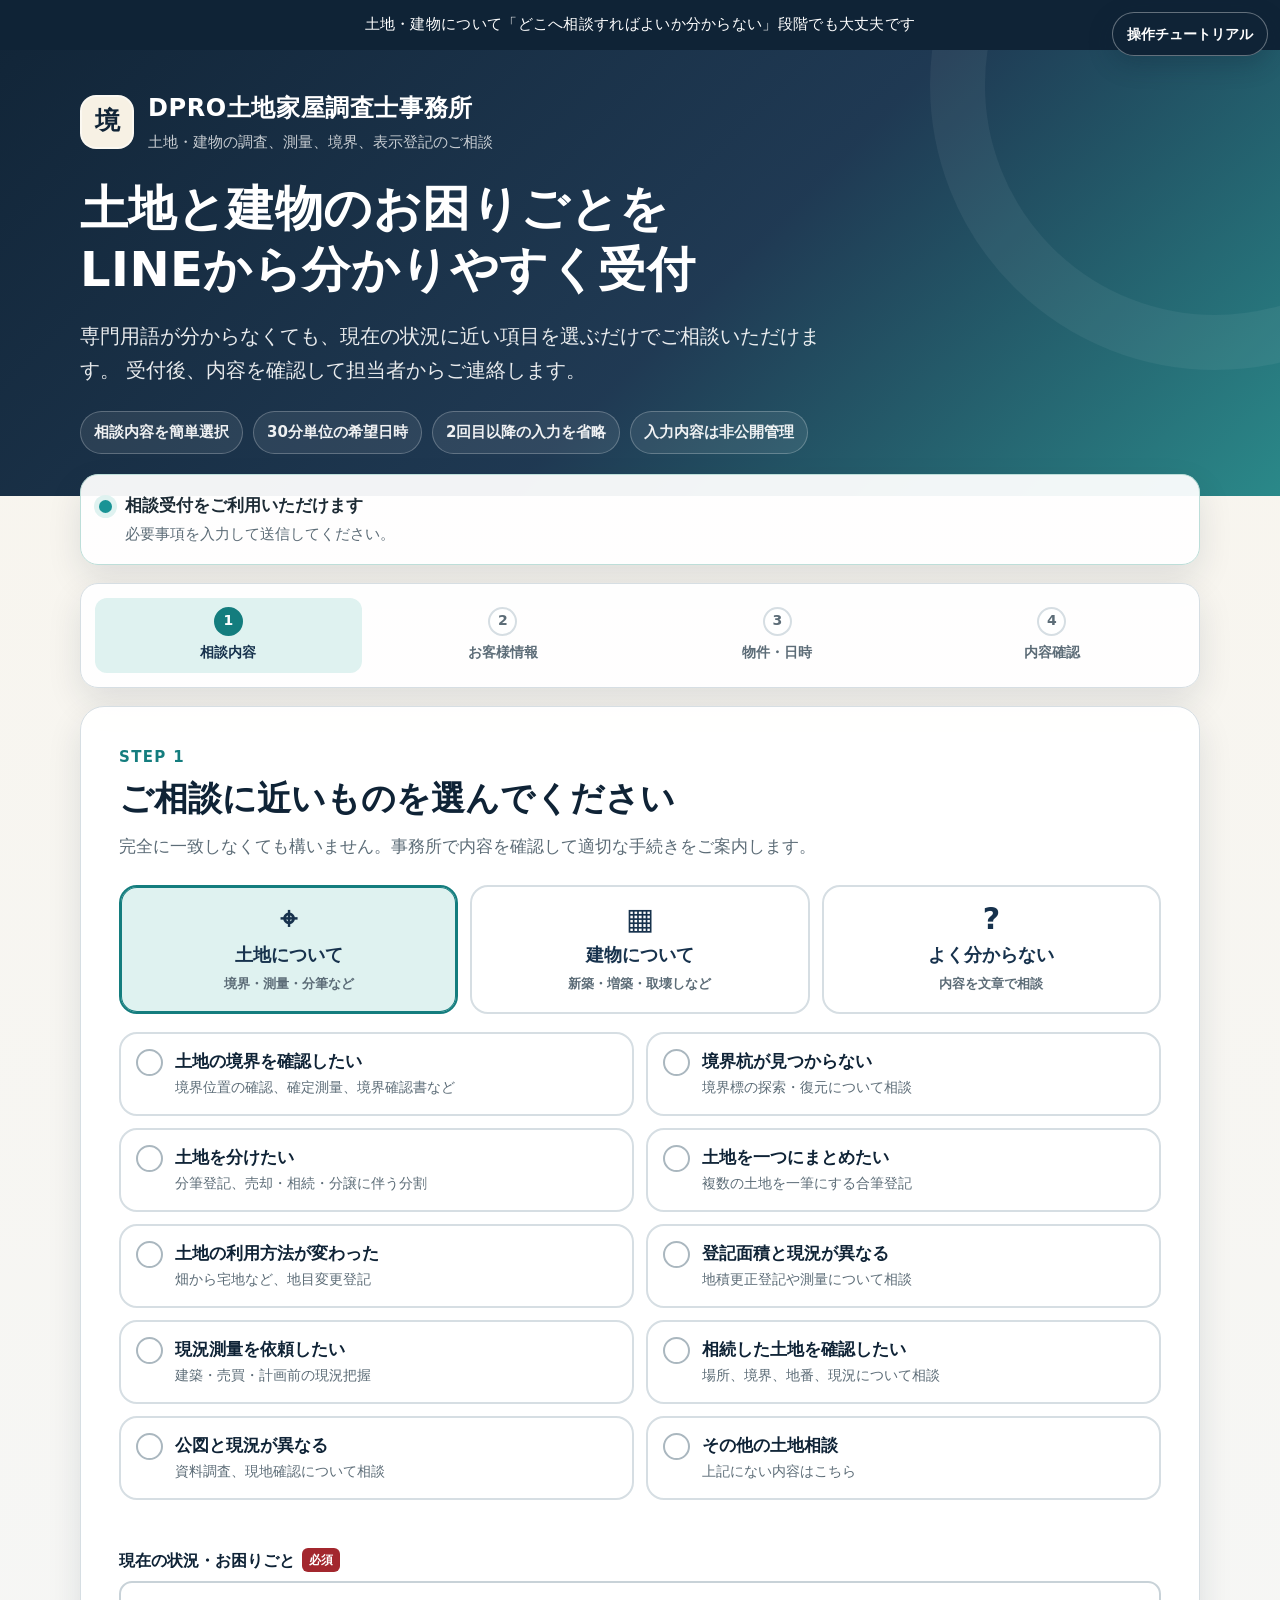
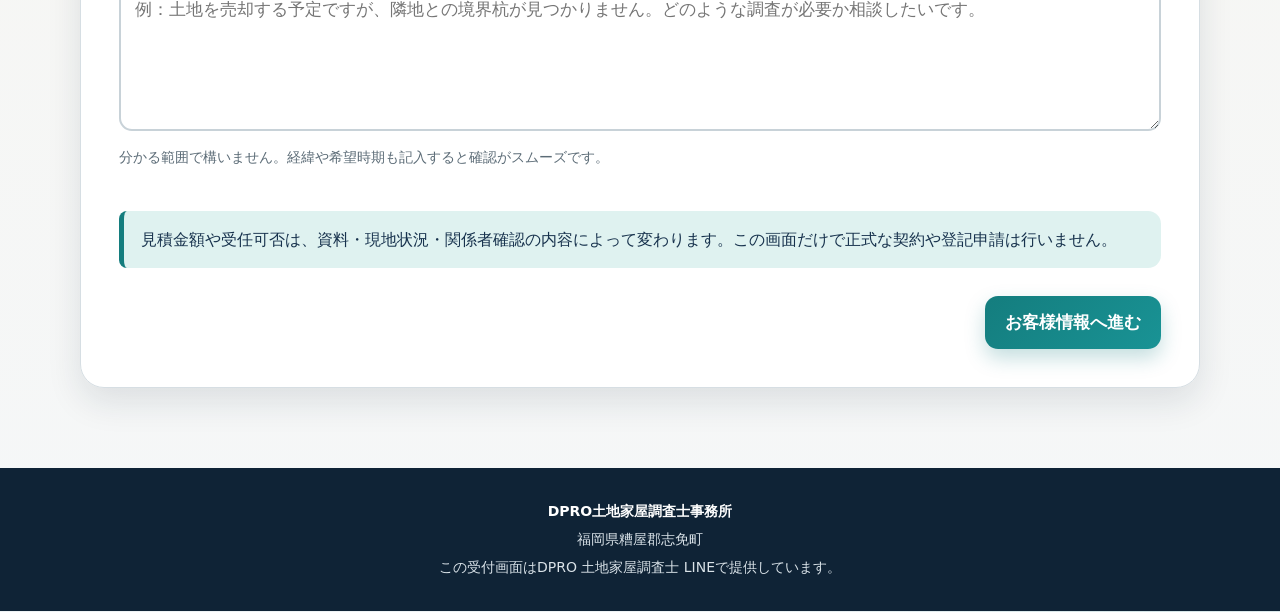
<file: index.html>
<!doctype html>
<html lang="ja">
<head>
  <meta charset="utf-8">
  <meta name="viewport" content="width=device-width,initial-scale=1,viewport-fit=cover">
  <meta name="theme-color" content="#17324d">
  <meta name="format-detection" content="telephone=no">
  <title>DPRO 土地家屋調査士 LINE｜ご相談受付</title>
  <meta name="description" content="土地の境界、測量、分筆・合筆、建物表題登記などのご相談をLINEから受け付けます。">
  <script src="config.js"></script>
  <script src="https://static.line-scdn.net/liff/edge/2/sdk.js"></script>
  <style>
    :root {
      --navy-950: #0f2336;
      --navy-900: #17324d;
      --navy-800: #23445f;
      --teal-700: #147d7e;
      --teal-600: #199395;
      --teal-100: #dff2f0;
      --sand-100: #f7f1e4;
      --sand-200: #eee1c6;
      --paper: #ffffff;
      --surface: #f5f7f8;
      --line: #d6dee3;
      --text: #1d2b35;
      --muted: #5c6c77;
      --success: #17643b;
      --success-bg: #e6f5ec;
      --warning: #8a5800;
      --warning-bg: #fff4d7;
      --danger: #a3272e;
      --danger-bg: #fdebed;
      --shadow: 0 14px 35px rgba(15, 35, 54, 0.11);
      --radius-xl: 24px;
      --radius-lg: 18px;
      --radius-md: 13px;
      --font: system-ui, -apple-system, BlinkMacSystemFont, "Segoe UI", "Noto Sans JP",
        "Yu Gothic UI", "Hiragino Kaku Gothic ProN", sans-serif;
    }

    * { box-sizing: border-box; }
    html { scroll-behavior: smooth; }
    body {
      margin: 0;
      min-width: 320px;
      color: var(--text);
      background:
        radial-gradient(circle at 90% 0%, rgba(20, 125, 126, .12), transparent 27rem),
        linear-gradient(180deg, #eef3f5 0, #f8f5ee 22rem, #f5f7f8 100%);
      font-family: var(--font);
      font-size: 18px;
      line-height: 1.7;
      -webkit-font-smoothing: antialiased;
    }

    button, input, select, textarea { font: inherit; }
    button { cursor: pointer; }
    a { color: inherit; }
    [hidden] { display: none !important; }

    .skip-link {
      position: fixed;
      left: 12px;
      top: -80px;
      z-index: 9999;
      padding: 12px 18px;
      border-radius: 10px;
      color: #fff;
      background: var(--navy-950);
    }
    .skip-link:focus { top: 12px; }

    .topbar {
      padding: max(12px, env(safe-area-inset-top)) 18px 12px;
      color: #fff;
      background: var(--navy-950);
      font-size: 15px;
      text-align: center;
      letter-spacing: .02em;
    }

    .hero {
      position: relative;
      overflow: hidden;
      color: #fff;
      background:
        linear-gradient(135deg, rgba(15, 35, 54, .99), rgba(23, 50, 77, .96) 55%, rgba(20, 125, 126, .9));
    }
    .hero::after {
      content: "";
      position: absolute;
      width: 460px;
      height: 460px;
      right: -220px;
      top: -250px;
      border: 55px solid rgba(255, 255, 255, .055);
      border-radius: 50%;
    }
    .hero-inner {
      position: relative;
      z-index: 1;
      width: min(1120px, calc(100% - 32px));
      margin: 0 auto;
      padding: 38px 0 42px;
    }
    .brand-line {
      display: flex;
      align-items: center;
      gap: 14px;
      margin-bottom: 22px;
    }
    .brand-mark {
      display: grid;
      place-items: center;
      width: 54px;
      height: 54px;
      flex: 0 0 54px;
      border: 2px solid rgba(255,255,255,.48);
      border-radius: 16px;
      color: var(--navy-950);
      background: var(--sand-100);
      font-size: 25px;
      font-weight: 900;
    }
    .brand-name {
      margin: 0;
      font-size: clamp(18px, 3.2vw, 24px);
      font-weight: 800;
      letter-spacing: .025em;
    }
    .brand-sub {
      margin: 2px 0 0;
      color: rgba(255,255,255,.76);
      font-size: 15px;
    }
    .hero h1 {
      max-width: 830px;
      margin: 0;
      font-size: clamp(30px, 6vw, 48px);
      line-height: 1.28;
      letter-spacing: .01em;
    }
    .hero-lead {
      max-width: 760px;
      margin: 18px 0 0;
      color: rgba(255,255,255,.9);
      font-size: clamp(17px, 2.7vw, 20px);
    }
    .trust-row {
      display: flex;
      flex-wrap: wrap;
      gap: 10px;
      margin-top: 24px;
    }
    .trust-chip {
      padding: 8px 13px;
      border: 1px solid rgba(255,255,255,.24);
      border-radius: 999px;
      color: rgba(255,255,255,.92);
      background: rgba(255,255,255,.08);
      font-size: 15px;
      font-weight: 700;
    }

    .main {
      width: min(1120px, calc(100% - 28px));
      margin: -22px auto 80px;
      position: relative;
      z-index: 2;
    }

    .status-card {
      display: flex;
      align-items: flex-start;
      gap: 13px;
      margin-bottom: 18px;
      padding: 16px 18px;
      border: 1px solid #bdded9;
      border-radius: var(--radius-lg);
      background: rgba(255,255,255,.94);
      box-shadow: var(--shadow);
    }
    .status-dot {
      width: 13px;
      height: 13px;
      margin-top: 9px;
      flex: 0 0 13px;
      border-radius: 50%;
      background: var(--teal-600);
      box-shadow: 0 0 0 5px var(--teal-100);
    }
    .status-title { font-size: 17px; font-weight: 850; }
    .status-text { margin: 2px 0 0; color: var(--muted); font-size: 15px; }

    .stepper {
      display: grid;
      grid-template-columns: repeat(4, 1fr);
      gap: 8px;
      margin-bottom: 18px;
      padding: 14px;
      border: 1px solid var(--line);
      border-radius: var(--radius-lg);
      background: rgba(255,255,255,.94);
      box-shadow: var(--shadow);
    }
    .step {
      min-width: 0;
      padding: 9px 6px;
      border-radius: 12px;
      color: var(--muted);
      font-size: 14px;
      font-weight: 800;
      text-align: center;
    }
    .step span {
      display: grid;
      place-items: center;
      width: 29px;
      height: 29px;
      margin: 0 auto 5px;
      border: 2px solid var(--line);
      border-radius: 50%;
      background: #fff;
      font-size: 14px;
    }
    .step.active { color: var(--navy-900); background: var(--teal-100); }
    .step.active span { color: #fff; border-color: var(--teal-700); background: var(--teal-700); }
    .step.done { color: var(--success); }
    .step.done span { color: #fff; border-color: var(--success); background: var(--success); }

    .panel {
      padding: clamp(20px, 4vw, 38px);
      border: 1px solid var(--line);
      border-radius: var(--radius-xl);
      background: rgba(255,255,255,.97);
      box-shadow: var(--shadow);
    }
    .panel + .panel { margin-top: 20px; }

    .section-kicker {
      margin: 0 0 5px;
      color: var(--teal-700);
      font-size: 15px;
      font-weight: 900;
      letter-spacing: .09em;
    }
    .section-title {
      margin: 0;
      color: var(--navy-950);
      font-size: clamp(24px, 4.4vw, 34px);
      line-height: 1.35;
    }
    .section-lead {
      margin: 10px 0 0;
      color: var(--muted);
      font-size: 17px;
    }

    .notice {
      margin-top: 18px;
      padding: 15px 17px;
      border-left: 5px solid var(--teal-700);
      border-radius: 8px 13px 13px 8px;
      color: var(--navy-900);
      background: var(--teal-100);
      font-size: 16px;
    }
    .notice.warning {
      border-left-color: #b67600;
      color: #644100;
      background: var(--warning-bg);
    }

    .service-tabs {
      display: grid;
      grid-template-columns: repeat(3, 1fr);
      gap: 12px;
      margin-top: 24px;
    }
    .service-tab {
      min-height: 102px;
      padding: 17px 12px;
      border: 2px solid var(--line);
      border-radius: var(--radius-lg);
      color: var(--navy-900);
      background: #fff;
      font-weight: 850;
      text-align: center;
      transition: .18s ease;
    }
    .service-tab:hover { transform: translateY(-1px); border-color: #86b8b4; }
    .service-tab.selected {
      border-color: var(--teal-700);
      background: var(--teal-100);
      box-shadow: inset 0 0 0 1px var(--teal-700);
    }
    .service-icon {
      display: block;
      margin-bottom: 6px;
      font-size: 30px;
      line-height: 1;
    }
    .service-note {
      display: block;
      margin-top: 3px;
      color: var(--muted);
      font-size: 13px;
      font-weight: 650;
    }

    .choice-grid {
      display: grid;
      grid-template-columns: repeat(2, minmax(0, 1fr));
      gap: 12px;
      margin-top: 18px;
    }
    .choice {
      position: relative;
      display: flex;
      align-items: flex-start;
      gap: 12px;
      min-height: 84px;
      padding: 15px;
      border: 2px solid var(--line);
      border-radius: var(--radius-lg);
      background: #fff;
      cursor: pointer;
      transition: .18s ease;
    }
    .choice:hover { border-color: #8fbab7; }
    .choice.selected {
      border-color: var(--teal-700);
      background: #eef9f7;
      box-shadow: inset 0 0 0 1px var(--teal-700);
    }
    .choice input {
      position: absolute;
      opacity: 0;
      pointer-events: none;
    }
    .choice-check {
      display: grid;
      place-items: center;
      width: 27px;
      height: 27px;
      flex: 0 0 27px;
      border: 2px solid #aab7bf;
      border-radius: 50%;
      background: #fff;
      color: transparent;
      font-size: 16px;
      font-weight: 900;
    }
    .choice.selected .choice-check {
      color: #fff;
      border-color: var(--teal-700);
      background: var(--teal-700);
    }
    .choice-title {
      display: block;
      color: var(--navy-950);
      font-size: 17px;
      font-weight: 850;
      line-height: 1.45;
    }
    .choice-desc {
      display: block;
      margin-top: 3px;
      color: var(--muted);
      font-size: 14px;
      line-height: 1.5;
    }

    .form-grid {
      display: grid;
      grid-template-columns: repeat(2, minmax(0, 1fr));
      gap: 20px 18px;
      margin-top: 24px;
    }
    .field.full { grid-column: 1 / -1; }
    .field label,
    .field-title {
      display: block;
      margin-bottom: 7px;
      color: var(--navy-950);
      font-size: 16px;
      font-weight: 850;
    }
    .required {
      display: inline-block;
      margin-left: 7px;
      padding: 2px 7px;
      border-radius: 6px;
      color: #fff;
      background: var(--danger);
      font-size: 12px;
      vertical-align: 2px;
    }
    .optional {
      display: inline-block;
      margin-left: 7px;
      color: var(--muted);
      font-size: 13px;
      font-weight: 650;
    }
    input, select, textarea {
      width: 100%;
      min-height: 54px;
      padding: 12px 14px;
      border: 2px solid #c8d2d8;
      border-radius: var(--radius-md);
      color: var(--text);
      background: #fff;
      font-size: 17px;
      outline: none;
      transition: border-color .16s, box-shadow .16s;
    }
    textarea { min-height: 150px; resize: vertical; }
    input:focus, select:focus, textarea:focus {
      border-color: var(--teal-700);
      box-shadow: 0 0 0 4px rgba(20,125,126,.14);
    }
    input[aria-invalid="true"],
    select[aria-invalid="true"],
    textarea[aria-invalid="true"] {
      border-color: var(--danger);
      background: #fffafb;
    }
    .help {
      margin: 6px 0 0;
      color: var(--muted);
      font-size: 14px;
      line-height: 1.55;
    }
    .error {
      min-height: 1.4em;
      margin: 5px 0 0;
      color: var(--danger);
      font-size: 14px;
      font-weight: 750;
    }

    .lookup-box {
      display: grid;
      grid-template-columns: 1fr auto;
      gap: 14px;
      align-items: center;
      margin-top: 22px;
      padding: 17px;
      border: 1px solid #bdded9;
      border-radius: var(--radius-lg);
      background: #f2faf9;
    }
    .lookup-title {
      margin: 0;
      color: var(--navy-950);
      font-size: 17px;
      font-weight: 850;
    }
    .lookup-text { margin: 3px 0 0; color: var(--muted); font-size: 14px; }
    .lookup-result {
      margin-top: 12px;
      padding: 14px 16px;
      border-radius: 12px;
      color: var(--success);
      background: var(--success-bg);
      font-weight: 800;
    }

    .btn {
      display: inline-flex;
      align-items: center;
      justify-content: center;
      gap: 8px;
      min-height: 52px;
      padding: 12px 20px;
      border: 0;
      border-radius: 13px;
      font-size: 17px;
      font-weight: 850;
      text-decoration: none;
      transition: transform .15s, box-shadow .15s, opacity .15s;
    }
    .btn:hover { transform: translateY(-1px); }
    .btn:disabled { cursor: not-allowed; opacity: .55; transform: none; }
    .btn-primary {
      color: #fff;
      background: linear-gradient(135deg, var(--teal-700), var(--teal-600));
      box-shadow: 0 9px 20px rgba(20,125,126,.25);
    }
    .btn-navy {
      color: #fff;
      background: var(--navy-900);
      box-shadow: 0 9px 20px rgba(23,50,77,.22);
    }
    .btn-secondary {
      color: var(--navy-900);
      border: 2px solid #b8c5cc;
      background: #fff;
    }
    .btn-small { min-height: 46px; padding: 10px 15px; font-size: 15px; }

    .check-row {
      display: flex;
      align-items: flex-start;
      gap: 12px;
      margin-top: 22px;
      padding: 17px;
      border: 1px solid var(--line);
      border-radius: var(--radius-lg);
      background: var(--surface);
      cursor: pointer;
    }
    .check-row input {
      width: 24px;
      height: 24px;
      min-height: 24px;
      margin: 4px 0 0;
      flex: 0 0 24px;
      accent-color: var(--teal-700);
    }
    .check-row strong { color: var(--navy-950); }
    .check-row p { margin: 3px 0 0; color: var(--muted); font-size: 14px; }

    .actions {
      display: flex;
      justify-content: space-between;
      gap: 12px;
      margin-top: 28px;
    }
    .actions .btn { min-width: 150px; }

    .summary {
      margin-top: 23px;
      border: 1px solid var(--line);
      border-radius: var(--radius-lg);
      overflow: hidden;
    }
    .summary-row {
      display: grid;
      grid-template-columns: 190px 1fr;
      border-top: 1px solid var(--line);
    }
    .summary-row:first-child { border-top: 0; }
    .summary-label {
      padding: 13px 16px;
      color: var(--navy-900);
      background: #edf2f4;
      font-weight: 850;
    }
    .summary-value {
      min-width: 0;
      padding: 13px 16px;
      overflow-wrap: anywhere;
      white-space: pre-wrap;
    }

    .complete {
      text-align: center;
    }
    .complete-icon {
      display: grid;
      place-items: center;
      width: 82px;
      height: 82px;
      margin: 4px auto 20px;
      border-radius: 50%;
      color: #fff;
      background: var(--success);
      box-shadow: 0 0 0 12px var(--success-bg);
      font-size: 40px;
      font-weight: 900;
    }
    .receipt {
      width: min(620px, 100%);
      margin: 24px auto 0;
      padding: 19px;
      border: 1px dashed #9eb0bb;
      border-radius: var(--radius-lg);
      background: var(--surface);
      text-align: left;
    }
    .receipt strong { color: var(--navy-950); }

    .footer {
      padding: 28px 16px calc(28px + env(safe-area-inset-bottom));
      color: #d9e2e8;
      background: var(--navy-950);
      text-align: center;
      font-size: 14px;
    }
    .footer strong { color: #fff; }
    .footer p { margin: 4px 0; }

    .loading {
      position: fixed;
      inset: 0;
      z-index: 9998;
      display: grid;
      place-items: center;
      padding: 20px;
      background: rgba(15,35,54,.7);
      backdrop-filter: blur(4px);
    }
    .loading-card {
      width: min(360px, 100%);
      padding: 25px;
      border-radius: 20px;
      background: #fff;
      box-shadow: var(--shadow);
      text-align: center;
    }
    .spinner {
      width: 44px;
      height: 44px;
      margin: 0 auto 13px;
      border: 5px solid #d8e8e7;
      border-top-color: var(--teal-700);
      border-radius: 50%;
      animation: spin .85s linear infinite;
    }
    @keyframes spin { to { transform: rotate(360deg); } }

    .toast {
      position: fixed;
      z-index: 9999;
      left: 50%;
      bottom: max(20px, env(safe-area-inset-bottom));
      width: min(620px, calc(100% - 28px));
      transform: translate(-50%, 30px);
      padding: 15px 18px;
      border-radius: 14px;
      color: #fff;
      background: var(--navy-950);
      box-shadow: 0 16px 40px rgba(0,0,0,.28);
      opacity: 0;
      pointer-events: none;
      transition: .25s ease;
      font-size: 16px;
      font-weight: 750;
      text-align: center;
    }
    .toast.show { transform: translate(-50%, 0); opacity: 1; }
    .toast.error-toast { background: var(--danger); }

    .demo-badge {
      position: fixed;
      right: 12px;
      bottom: max(12px, env(safe-area-inset-bottom));
      z-index: 20;
      padding: 7px 10px;
      border-radius: 999px;
      color: #fff;
      background: #9a6400;
      box-shadow: 0 6px 18px rgba(0,0,0,.18);
      font-size: 12px;
      font-weight: 850;
    }

    @media (max-width: 760px) {
      body { font-size: 17px; }
      .hero-inner { padding-top: 27px; }
      .main { width: min(100% - 20px, 1120px); margin-top: -16px; }
      .panel { border-radius: 20px; }
      .stepper { gap: 2px; padding: 10px 6px; }
      .step { padding-inline: 2px; font-size: 12px; }
      .step span { width: 27px; height: 27px; }
      .service-tabs { grid-template-columns: 1fr; }
      .service-tab {
        min-height: 74px;
        display: grid;
        grid-template-columns: 42px 1fr;
        align-items: center;
        text-align: left;
      }
      .service-icon { margin: 0; text-align: center; }
      .choice-grid, .form-grid { grid-template-columns: 1fr; }
      .field.full { grid-column: auto; }
      .lookup-box { grid-template-columns: 1fr; }
      .summary-row { grid-template-columns: 1fr; }
      .summary-label { padding-bottom: 5px; }
      .summary-value { padding-top: 5px; }
      .actions { flex-direction: column-reverse; }
      .actions .btn { width: 100%; }
    }

    @media (prefers-reduced-motion: reduce) {
      *, *::before, *::after { scroll-behavior: auto !important; animation: none !important; transition: none !important; }
    }
  </style>
</head>
<body>
  <a class="skip-link" href="#main">入力画面へ移動</a>

  <div class="topbar">土地・建物について「どこへ相談すればよいか分からない」段階でも大丈夫です</div>

  <header class="hero">
    <div class="hero-inner">
      <div class="brand-line">
        <div class="brand-mark" aria-hidden="true">境</div>
        <div>
          <p class="brand-name" id="officeName">DPRO土地家屋調査士事務所</p>
          <p class="brand-sub">土地・建物の調査、測量、境界、表示登記のご相談</p>
        </div>
      </div>
      <h1>土地と建物のお困りごとを<br>LINEから分かりやすく受付</h1>
      <p class="hero-lead">
        専門用語が分からなくても、現在の状況に近い項目を選ぶだけでご相談いただけます。
        受付後、内容を確認して担当者からご連絡します。
      </p>
      <div class="trust-row" aria-label="受付の特徴">
        <span class="trust-chip">相談内容を簡単選択</span>
        <span class="trust-chip">30分単位の希望日時</span>
        <span class="trust-chip">2回目以降の入力を省略</span>
        <span class="trust-chip">入力内容は非公開管理</span>
      </div>
    </div>
  </header>

  <main class="main" id="main">
    <div class="status-card" aria-live="polite">
      <span class="status-dot" aria-hidden="true"></span>
      <div>
        <div class="status-title" id="connectionTitle">受付システムを確認しています</div>
        <p class="status-text" id="connectionText">事務所情報を読み込んでいます。</p>
      </div>
    </div>

    <nav class="stepper" aria-label="入力ステップ">
      <div class="step active" data-step-indicator="1"><span>1</span>相談内容</div>
      <div class="step" data-step-indicator="2"><span>2</span>お客様情報</div>
      <div class="step" data-step-indicator="3"><span>3</span>物件・日時</div>
      <div class="step" data-step-indicator="4"><span>4</span>内容確認</div>
    </nav>

    <form id="inquiryForm" novalidate>
      <section class="panel" data-step="1">
        <p class="section-kicker">STEP 1</p>
        <h2 class="section-title">ご相談に近いものを選んでください</h2>
        <p class="section-lead">完全に一致しなくても構いません。事務所で内容を確認して適切な手続きをご案内します。</p>

        <div class="service-tabs" role="tablist" aria-label="相談区分">
          <button class="service-tab selected" type="button" data-category="land" role="tab" aria-selected="true">
            <span class="service-icon" aria-hidden="true">⌖</span>
            <span>土地について<span class="service-note">境界・測量・分筆など</span></span>
          </button>
          <button class="service-tab" type="button" data-category="building" role="tab" aria-selected="false">
            <span class="service-icon" aria-hidden="true">▦</span>
            <span>建物について<span class="service-note">新築・増築・取壊しなど</span></span>
          </button>
          <button class="service-tab" type="button" data-category="other" role="tab" aria-selected="false">
            <span class="service-icon" aria-hidden="true">?</span>
            <span>よく分からない<span class="service-note">内容を文章で相談</span></span>
          </button>
        </div>

        <div id="caseChoices" class="choice-grid" aria-live="polite"></div>
        <p class="error" id="caseTypeError"></p>

        <div class="field full" style="margin-top:22px">
          <label for="consultationSummary">現在の状況・お困りごと<span class="required">必須</span></label>
          <textarea id="consultationSummary" maxlength="4000"
            placeholder="例：土地を売却する予定ですが、隣地との境界杭が見つかりません。どのような調査が必要か相談したいです。"></textarea>
          <p class="help">分かる範囲で構いません。経緯や希望時期も記入すると確認がスムーズです。</p>
          <p class="error" id="consultationSummaryError"></p>
        </div>

        <div class="notice">
          見積金額や受任可否は、資料・現地状況・関係者確認の内容によって変わります。この画面だけで正式な契約や登記申請は行いません。
        </div>

        <div class="actions">
          <span></span>
          <button type="button" class="btn btn-primary" data-next="2">お客様情報へ進む</button>
        </div>
      </section>

      <section class="panel" data-step="2" hidden>
        <p class="section-kicker">STEP 2</p>
        <h2 class="section-title">ご連絡先を入力してください</h2>
        <p class="section-lead">LINEで過去に登録済みの場合は、自動的に基本情報を確認します。</p>

        <div class="lookup-box">
          <div>
            <p class="lookup-title">以前ご相談いただいた方</p>
            <p class="lookup-text">氏名と電話番号を入力後、「登録情報を確認」を押すと以前の情報を取得できます。</p>
          </div>
          <button type="button" class="btn btn-secondary btn-small" id="lookupButton">登録情報を確認</button>
        </div>
        <div id="lookupResult" class="lookup-result" hidden></div>

        <div class="form-grid">
          <div class="field">
            <label for="name">お名前<span class="required">必須</span></label>
            <input id="name" autocomplete="name" maxlength="120" placeholder="山田 太郎">
            <p class="error" id="nameError"></p>
          </div>
          <div class="field">
            <label for="nameKana">フリガナ<span class="optional">任意</span></label>
            <input id="nameKana" autocomplete="off" maxlength="120" placeholder="ヤマダ タロウ">
            <p class="error" id="nameKanaError"></p>
          </div>
          <div class="field">
            <label for="phone">電話番号<span class="required">必須</span></label>
            <input id="phone" inputmode="tel" autocomplete="tel" maxlength="30" placeholder="090-1234-5678">
            <p class="help">ハイフン、全角、+81形式でも登録できます。</p>
            <p class="error" id="phoneError"></p>
          </div>
          <div class="field">
            <label for="email">メールアドレス<span class="optional">任意</span></label>
            <input id="email" type="email" autocomplete="email" maxlength="180" placeholder="example@example.com">
            <p class="error" id="emailError"></p>
          </div>
          <div class="field">
            <label for="clientType">ご依頼者の区分<span class="required">必須</span></label>
            <select id="clientType">
              <option value="owner">土地・建物の所有者</option>
              <option value="heir">相続人・相続予定者</option>
              <option value="corporation">法人・事業者</option>
              <option value="real_estate">不動産会社</option>
              <option value="builder">工務店・建築会社</option>
              <option value="judicial_scrivener">司法書士</option>
              <option value="administrative_scrivener">行政書士</option>
              <option value="tax_accountant">税理士</option>
              <option value="financial_institution">金融機関</option>
              <option value="other">その他</option>
            </select>
            <p class="error" id="clientTypeError"></p>
          </div>
          <div class="field">
            <label for="preferredContact">希望する連絡方法<span class="required">必須</span></label>
            <select id="preferredContact">
              <option value="line">LINE</option>
              <option value="phone">電話</option>
              <option value="email">メール</option>
              <option value="mail">郵送</option>
            </select>
            <p class="error" id="preferredContactError"></p>
          </div>
          <div class="field">
            <label for="postalCode">郵便番号<span class="optional">任意</span></label>
            <input id="postalCode" inputmode="numeric" autocomplete="postal-code" maxlength="20" placeholder="811-2202">
            <p class="error" id="postalCodeError"></p>
          </div>
          <div class="field">
            <label for="clientAddress">現在のお住まい・会社住所<span class="optional">任意</span></label>
            <input id="clientAddress" autocomplete="street-address" maxlength="300" placeholder="福岡県糟屋郡志免町…">
            <p class="error" id="clientAddressError"></p>
          </div>
        </div>

        <div class="actions">
          <button type="button" class="btn btn-secondary" data-back="1">戻る</button>
          <button type="button" class="btn btn-primary" data-next="3">物件・希望日時へ進む</button>
        </div>
      </section>

      <section class="panel" data-step="3" hidden>
        <p class="section-kicker">STEP 3</p>
        <h2 class="section-title">対象の土地・建物について</h2>
        <p class="section-lead">地番や家屋番号が不明な場合は、住所だけでも受け付けできます。</p>

        <div class="form-grid">
          <div class="field">
            <label for="prefecture">都道府県<span class="required">必須</span></label>
            <input id="prefecture" maxlength="60" value="福岡県" placeholder="福岡県">
            <p class="error" id="prefectureError"></p>
          </div>
          <div class="field">
            <label for="city">市区町村<span class="required">必須</span></label>
            <input id="city" maxlength="120" placeholder="糟屋郡志免町">
            <p class="error" id="cityError"></p>
          </div>
          <div class="field full">
            <label for="propertyAddress">町名・番地・建物名<span class="required">必須</span></label>
            <input id="propertyAddress" maxlength="300" placeholder="志免中央2-10-5">
            <p class="help">住居表示で構いません。登記上の所在地が分かる場合は下欄へ入力してください。</p>
            <p class="error" id="propertyAddressError"></p>
          </div>
          <div class="field">
            <label for="lotNumber">地番<span class="optional">分かる場合</span></label>
            <input id="lotNumber" maxlength="120" placeholder="123番4">
            <p class="error" id="lotNumberError"></p>
          </div>
          <div class="field">
            <label for="houseNumber">家屋番号<span class="optional">分かる場合</span></label>
            <input id="houseNumber" maxlength="120" placeholder="123番4">
            <p class="error" id="houseNumberError"></p>
          </div>
          <div class="field full">
            <label for="registryAddress">登記上の所在地<span class="optional">任意</span></label>
            <input id="registryAddress" maxlength="300" placeholder="福岡県糟屋郡志免町志免中央二丁目123番4">
            <p class="error" id="registryAddressError"></p>
          </div>
          <div class="field">
            <label for="ownerName">登記名義人・所有者名<span class="optional">任意</span></label>
            <input id="ownerName" maxlength="160" placeholder="山田 太郎">
            <p class="error" id="ownerNameError"></p>
          </div>
          <div class="field">
            <label for="currentUse">現在の利用状況<span class="optional">任意</span></label>
            <input id="currentUse" maxlength="120" placeholder="宅地、住宅、駐車場、畑など">
            <p class="error" id="currentUseError"></p>
          </div>
        </div>

        <div class="notice warning">
          土地の所在地と現在のお住まいが異なる場合があります。ここには「相談対象となる土地・建物の所在地」を入力してください。
        </div>

        <h3 class="section-title" style="font-size:24px;margin-top:30px">相談希望日時</h3>
        <p class="section-lead">日時は第1希望として受け付けます。担当者の予定確認後に正式決定します。</p>

        <div class="form-grid">
          <div class="field">
            <label for="preferredDate">希望日<span class="optional">任意</span></label>
            <input id="preferredDate" type="date">
            <p class="error" id="preferredDateError"></p>
          </div>
          <div class="field">
            <label for="preferredTime">希望時間<span class="optional">任意</span></label>
            <select id="preferredTime">
              <option value="">時間を選択してください</option>
            </select>
            <p class="help">30分単位で表示します。休業日は選択できません。</p>
            <p class="error" id="preferredTimeError"></p>
          </div>
          <div class="field full">
            <label for="appointmentNotes">相談方法・時間についての希望<span class="optional">任意</span></label>
            <textarea id="appointmentNotes" maxlength="1500" style="min-height:110px"
              placeholder="例：最初は電話相談を希望します。平日は17時以降が連絡可能です。"></textarea>
            <p class="error" id="appointmentNotesError"></p>
          </div>
        </div>

        <label class="check-row" for="privacyConsent">
          <input id="privacyConsent" type="checkbox">
          <span>
            <strong>個人情報の取り扱いに同意します<span class="required">必須</span></strong>
            <p>入力内容は相談受付、本人確認、案件対応、日程調整のために使用します。必要のない機微情報やマイナンバーは入力しないでください。</p>
          </span>
        </label>
        <p class="error" id="privacyConsentError"></p>

        <div class="actions">
          <button type="button" class="btn btn-secondary" data-back="2">戻る</button>
          <button type="button" class="btn btn-primary" data-next="4">入力内容を確認する</button>
        </div>
      </section>

      <section class="panel" data-step="4" hidden>
        <p class="section-kicker">STEP 4</p>
        <h2 class="section-title">入力内容をご確認ください</h2>
        <p class="section-lead">修正する場合は「戻って修正」を押してください。送信後、受付番号を表示します。</p>

        <div class="summary" id="confirmationSummary"></div>

        <div class="notice">
          送信は「相談受付」です。正式な受任・契約・登記申請ではありません。事務所からの連絡をお待ちください。
        </div>

        <div class="actions">
          <button type="button" class="btn btn-secondary" data-back="3">戻って修正</button>
          <button type="submit" class="btn btn-navy" id="submitButton">この内容で相談を送信</button>
        </div>
      </section>
    </form>

    <section class="panel complete" id="completePanel" hidden>
      <div class="complete-icon" aria-hidden="true">✓</div>
      <p class="section-kicker">受付完了</p>
      <h2 class="section-title">ご相談を受け付けました</h2>
      <p class="section-lead">内容を確認のうえ、事務所からご連絡します。画面を閉じる前に受付番号をご確認ください。</p>

      <div class="receipt">
        <p><strong>受付番号：</strong><span id="receiptCaseNo">―</span></p>
        <p><strong>相談内容：</strong><span id="receiptCaseTitle">―</span></p>
        <p><strong>現在の状況：</strong><span id="receiptStatus">ご相談受付</span></p>
      </div>

      <div class="notice" style="text-align:left">
        資料や現地写真の提出が必要な場合は、担当者からマイページをご案内します。個人情報を含む資料を通常のSNS投稿や公開URLへ置かないでください。
      </div>

      <div class="actions" style="justify-content:center">
        <button type="button" class="btn btn-secondary" id="newInquiryButton">別の相談を入力する</button>
        <button type="button" class="btn btn-primary" id="closeButton">画面を閉じる</button>
      </div>
    </section>
  </main>

  <footer class="footer">
    <p><strong id="footerOfficeName">DPRO土地家屋調査士事務所</strong></p>
    <p id="footerAddress">福岡県糟屋郡志免町</p>
    <p>この受付画面はDPRO 土地家屋調査士 LINEで提供しています。</p>
  </footer>

  <div class="loading" id="loading" hidden aria-live="assertive">
    <div class="loading-card">
      <div class="spinner" aria-hidden="true"></div>
      <strong id="loadingText">処理しています</strong>
    </div>
  </div>

  <div class="toast" id="toast" role="status" aria-live="polite"></div>
  <div class="demo-badge" id="demoBadge" hidden>デモ画面</div>

  <script>
    "use strict";

    const CONFIG = window.DPRO_CONFIG || {};
    const state = {
      step: 1,
      category: "land",
      caseType: "",
      lineUserId: "",
      profile: null,
      office: null,
      returningClient: false,
      submitted: false,
      demo: new URLSearchParams(location.search).get("demo") === "1"
    };

    const CASE_OPTIONS = {
      land: [
        ["boundary_confirmation", "土地の境界を確認したい", "境界位置の確認、確定測量、境界確認書など"],
        ["boundary_marker_restoration", "境界杭が見つからない", "境界標の探索・復元について相談"],
        ["land_subdivision", "土地を分けたい", "分筆登記、売却・相続・分譲に伴う分割"],
        ["land_merger", "土地を一つにまとめたい", "複数の土地を一筆にする合筆登記"],
        ["land_category_change", "土地の利用方法が変わった", "畑から宅地など、地目変更登記"],
        ["land_area_correction", "登記面積と現況が異なる", "地積更正登記や測量について相談"],
        ["current_condition_survey", "現況測量を依頼したい", "建築・売買・計画前の現況把握"],
        ["inheritance_property", "相続した土地を確認したい", "場所、境界、地番、現況について相談"],
        ["property_investigation", "公図と現況が異なる", "資料調査、現地確認について相談"],
        ["other", "その他の土地相談", "上記にない内容はこちら"]
      ],
      building: [
        ["building_title_registration", "建物を新築した", "新築建物の表題登記について相談"],
        ["building_change_registration", "増築・用途変更をした", "床面積、種類、構造などの変更登記"],
        ["building_loss_registration", "建物を取り壊した", "建物滅失登記について相談"],
        ["unregistered_building", "未登記の建物がある", "登記状況の確認や表題登記について相談"],
        ["property_investigation", "建物の登記内容を確認したい", "現況と登記の違いを調査"],
        ["other", "その他の建物相談", "上記にない内容はこちら"]
      ],
      other: [
        ["property_investigation", "何を調べればよいか分からない", "資料や現地の状況から必要な対応を確認"],
        ["inheritance_property", "相続した不動産について相談したい", "土地・建物の場所や登記状況を確認"],
        ["other", "文章で相談したい", "担当者が内容を確認してご案内"]
      ]
    };

    const CASE_LABELS = Object.fromEntries(
      Object.values(CASE_OPTIONS).flat().map(([value, label]) => [value, label])
    );

    const STATUS_LABELS = {
      inquiry_received: "ご相談受付",
      reviewing: "内容確認中",
      estimate_preparing: "お見積り作成中"
    };

    const $ = (id) => document.getElementById(id);
    const qsa = (selector) => Array.from(document.querySelectorAll(selector));

    document.addEventListener("DOMContentLoaded", init);

    async function init() {
      setMinimumDate();
      buildTimeOptions();
      renderCaseChoices();
      bindEvents();

      if (state.demo) {
        $("demoBadge").hidden = false;
        fillDemoData();
      }

      await Promise.allSettled([loadOffice(), initializeLiff()]);
      updateConnectionStatus();
    }

    function bindEvents() {
      qsa(".service-tab").forEach((button) => {
        button.addEventListener("click", () => selectCategory(button.dataset.category));
      });

      qsa("[data-next]").forEach((button) => {
        button.addEventListener("click", () => {
          const target = Number(button.dataset.next);
          if (validateStep(state.step)) showStep(target);
        });
      });

      qsa("[data-back]").forEach((button) => {
        button.addEventListener("click", () => showStep(Number(button.dataset.back)));
      });

      $("lookupButton").addEventListener("click", lookupRegisteredClient);
      $("preferredDate").addEventListener("change", buildTimeOptions);
      $("inquiryForm").addEventListener("submit", submitInquiry);
      $("newInquiryButton").addEventListener("click", resetForm);
      $("closeButton").addEventListener("click", closeWindow);

      ["name", "phone", "email", "consultationSummary", "prefecture", "city", "propertyAddress"].forEach((id) => {
        $(id).addEventListener("input", () => clearFieldError(id));
      });
    }

    async function loadOffice() {
      try {
        const data = await api("/api/public/config");
        state.office = data.office;
        $("officeName").textContent = data.office.office_name;
        $("footerOfficeName").textContent = data.office.office_name;
        $("footerAddress").textContent = [data.office.address, data.office.phone].filter(Boolean).join("／");
        buildTimeOptions();
      } catch (error) {
        console.error(error);
        $("connectionTitle").textContent = "受付画面を表示しています";
        $("connectionText").textContent = "事務所情報の取得に時間がかかっています。入力は続けられます。";
      }
    }

    async function initializeLiff() {
      if (!CONFIG.liffId || !window.liff) {
        if (state.demo) state.lineUserId = CONFIG.demoLineUserId || "";
        return;
      }

      try {
        await liff.init({ liffId: CONFIG.liffId });
        if (!liff.isLoggedIn()) {
          liff.login({ redirectUri: location.href });
          return;
        }
        state.lineUserId = liff.getDecodedIDToken()?.sub || "";
        try {
          state.profile = await liff.getProfile();
        } catch (profileError) {
          console.warn("LIFF profile unavailable", profileError);
        }

        if (state.lineUserId) {
          await automaticLineLookup();
        }
      } catch (error) {
        console.warn("LIFF initialization failed", error);
      }
    }

    function updateConnectionStatus() {
      if (state.returningClient) {
        $("connectionTitle").textContent = "登録情報を確認しました";
        $("connectionText").textContent = "以前の基本情報を自動入力しています。変更があれば修正してください。";
      } else if (state.office) {
        $("connectionTitle").textContent = "相談受付をご利用いただけます";
        $("connectionText").textContent = `${state.office.office_name}へ安全に送信します。`;
      } else {
        $("connectionTitle").textContent = "相談受付をご利用いただけます";
        $("connectionText").textContent = "必要事項を入力して送信してください。";
      }
    }

    function selectCategory(category) {
      state.category = category;
      state.caseType = "";
      qsa(".service-tab").forEach((button) => {
        const selected = button.dataset.category === category;
        button.classList.toggle("selected", selected);
        button.setAttribute("aria-selected", String(selected));
      });
      renderCaseChoices();
      clearError("caseType");
    }

    function renderCaseChoices() {
      const container = $("caseChoices");
      container.replaceChildren();

      CASE_OPTIONS[state.category].forEach(([value, label, description]) => {
        const choice = document.createElement("label");
        choice.className = "choice";
        choice.dataset.value = value;
        choice.innerHTML = `
          <input type="radio" name="caseType" value="${escapeHtml(value)}">
          <span class="choice-check" aria-hidden="true">✓</span>
          <span>
            <span class="choice-title">${escapeHtml(label)}</span>
            <span class="choice-desc">${escapeHtml(description)}</span>
          </span>
        `;
        choice.addEventListener("click", () => {
          state.caseType = value;
          qsa(".choice").forEach((item) => item.classList.toggle("selected", item === choice));
          choice.querySelector("input").checked = true;
          clearError("caseType");
        });
        container.appendChild(choice);
      });
    }

    function showStep(step) {
      state.step = step;
      qsa("[data-step]").forEach((panel) => {
        panel.hidden = Number(panel.dataset.step) !== step;
      });

      qsa("[data-step-indicator]").forEach((indicator) => {
        const number = Number(indicator.dataset.stepIndicator);
        indicator.classList.toggle("active", number === step);
        indicator.classList.toggle("done", number < step);
      });

      if (step === 4) renderConfirmation();
      document.querySelector(".stepper").scrollIntoView({ behavior: "smooth", block: "start" });
    }

    function validateStep(step) {
      clearVisibleErrors();
      let valid = true;

      if (step === 1) {
        if (!state.caseType) {
          setError("caseType", "相談内容を1つ選んでください。");
          valid = false;
        }
        if (!value("consultationSummary")) {
          setError("consultationSummary", "現在の状況・お困りごとを入力してください。");
          valid = false;
        }
      }

      if (step === 2) {
        if (!value("name")) {
          setError("name", "お名前を入力してください。");
          valid = false;
        }
        const phone = normalizePhone(value("phone"));
        if (!/^0\d{9,10}$/.test(phone)) {
          setError("phone", "電話番号を正しく入力してください。");
          valid = false;
        }
        const email = value("email");
        if (email && !/^[^\s@]+@[^\s@]+\.[^\s@]+$/.test(email)) {
          setError("email", "メールアドレスを正しく入力してください。");
          valid = false;
        }
      }

      if (step === 3) {
        for (const [id, message] of [
          ["prefecture", "都道府県を入力してください。"],
          ["city", "市区町村を入力してください。"],
          ["propertyAddress", "相談対象の所在地を入力してください。"]
        ]) {
          if (!value(id)) {
            setError(id, message);
            valid = false;
          }
        }

        const date = value("preferredDate");
        const time = value("preferredTime");
        if ((date && !time) || (!date && time)) {
          setError(date ? "preferredTime" : "preferredDate", "希望日と希望時間を両方選択してください。");
          valid = false;
        }
        if (date && new Date(`${date}T00:00:00+09:00`) < todayJstStart()) {
          setError("preferredDate", "過去の日付は選択できません。");
          valid = false;
        }
        if (!$("privacyConsent").checked) {
          setError("privacyConsent", "個人情報の取り扱いへの同意が必要です。");
          valid = false;
        }
      }

      if (!valid) {
        const first = document.querySelector('[aria-invalid="true"]') ||
          document.querySelector(".error:not(:empty)");
        first?.scrollIntoView({ behavior: "smooth", block: "center" });
        toast("入力内容をご確認ください。", true);
      }

      return valid;
    }

    function renderConfirmation() {
      const rows = [
        ["相談内容", CASE_LABELS[state.caseType] || state.caseType],
        ["現在の状況", value("consultationSummary")],
        ["お名前", value("name")],
        ["電話番号", value("phone")],
        ["メール", value("email") || "未入力"],
        ["ご依頼者区分", selectedText("clientType")],
        ["希望連絡方法", selectedText("preferredContact")],
        ["対象所在地", `${value("prefecture")}${value("city")}${value("propertyAddress")}`],
        ["地番", value("lotNumber") || "不明・未入力"],
        ["家屋番号", value("houseNumber") || "不明・未入力"],
        ["登記名義人・所有者", value("ownerName") || "未入力"],
        ["相談希望日時", preferredDateTimeLabel()],
        ["日時についての希望", value("appointmentNotes") || "特になし"]
      ];

      const container = $("confirmationSummary");
      container.replaceChildren();
      rows.forEach(([label, content]) => {
        const row = document.createElement("div");
        row.className = "summary-row";
        const labelEl = document.createElement("div");
        labelEl.className = "summary-label";
        labelEl.textContent = label;
        const valueEl = document.createElement("div");
        valueEl.className = "summary-value";
        valueEl.textContent = content;
        row.append(labelEl, valueEl);
        container.appendChild(row);
      });
    }

    async function automaticLineLookup() {
      try {
        const data = await api("/api/public/client-lookup", {
          method: "POST",
          body: { line_user_id: state.lineUserId }
        });
        if (data.found) applyClient(data.client, "LINEの登録情報を確認しました。");
      } catch (error) {
        console.warn("automatic lookup failed", error);
      }
    }

    async function lookupRegisteredClient() {
      const name = value("name");
      const phone = value("phone");

      if (!state.lineUserId && (!name || !phone)) {
        toast("お名前と電話番号を入力してください。", true);
        return;
      }

      showLoading("登録情報を確認しています");
      try {
        const data = await api("/api/public/client-lookup", {
          method: "POST",
          body: {
            line_user_id: state.lineUserId || undefined,
            name: name || undefined,
            phone: phone || undefined
          }
        });

        if (data.found) {
          applyClient(data.client, "以前の登録情報が見つかりました。");
        } else {
          $("lookupResult").hidden = false;
          $("lookupResult").style.color = "var(--muted)";
          $("lookupResult").style.background = "var(--surface)";
          $("lookupResult").textContent = "登録情報は見つかりませんでした。新規相談としてそのまま入力できます。";
          toast("新規相談として受け付けます。");
        }
      } catch (error) {
        toast(error.message || "登録情報を確認できませんでした。", true);
      } finally {
        hideLoading();
      }
    }

    function applyClient(client, message) {
      state.returningClient = true;
      setValue("name", client.name);
      setValue("nameKana", client.name_kana);
      setValue("phone", client.phone);
      setValue("email", client.email);
      setValue("clientAddress", client.address);
      setValue("clientType", client.client_type || "owner");
      setValue("preferredContact", client.preferred_contact || "line");

      $("lookupResult").hidden = false;
      $("lookupResult").removeAttribute("style");
      $("lookupResult").textContent = `${message} 基本情報を自動入力しました。`;
      updateConnectionStatus();
    }

    async function submitInquiry(event) {
      event.preventDefault();
      if (state.submitted) return;
      if (!validateStep(1) || !validateStep(2) || !validateStep(3)) {
        showStep(findFirstInvalidStep());
        return;
      }

      const payload = buildPayload();
      state.submitted = true;
      $("submitButton").disabled = true;
      showLoading("ご相談を送信しています");

      try {
        const data = await api("/api/public/inquiries", {
          method: "POST",
          body: payload
        });

        $("inquiryForm").hidden = true;
        document.querySelector(".stepper").hidden = true;
        $("completePanel").hidden = false;
        $("receiptCaseNo").textContent = data.case?.case_no || "受付済み";
        $("receiptCaseTitle").textContent = data.case?.title || CASE_LABELS[state.caseType] || "ご相談";
        $("receiptStatus").textContent = STATUS_LABELS[data.case?.status] || "ご相談受付";
        $("completePanel").scrollIntoView({ behavior: "smooth", block: "start" });
        toast("ご相談を受け付けました。");
      } catch (error) {
        state.submitted = false;
        $("submitButton").disabled = false;
        toast(error.message || "送信できませんでした。時間をおいて再度お試しください。", true);
      } finally {
        hideLoading();
      }
    }

    function buildPayload() {
      const date = value("preferredDate");
      const time = value("preferredTime");
      const preferredStart = date && time ? `${date}T${time}` : undefined;
      const preferredEnd = preferredStart
        ? addMinutesLocal(preferredStart, Number(CONFIG.defaultSlotMinutes || 30))
        : undefined;

      return {
        office_code: CONFIG.officeCode,
        line_user_id: state.lineUserId || undefined,
        name: value("name"),
        name_kana: value("nameKana") || undefined,
        phone: value("phone"),
        email: value("email") || undefined,
        postal_code: value("postalCode") || undefined,
        client_address: value("clientAddress") || undefined,
        client_type: value("clientType"),
        preferred_contact: value("preferredContact"),
        inquiry_source: state.lineUserId ? "line" : "web",
        case_type: state.caseType,
        consultation_summary: value("consultationSummary"),
        client_request: value("consultationSummary"),
        title: `${value("city")} ${CASE_LABELS[state.caseType] || "不動産相談"}`,
        property_type: propertyTypeForCase(),
        prefecture: value("prefecture"),
        city: value("city"),
        property_address: value("propertyAddress"),
        lot_number: value("lotNumber") || undefined,
        house_number: value("houseNumber") || undefined,
        registry_address: value("registryAddress") || undefined,
        owner_name: value("ownerName") || undefined,
        current_use: value("currentUse") || undefined,
        preferred_start_at: preferredStart,
        preferred_end_at: preferredEnd,
        appointment_location: "相談方法は受付後に確認",
        appointment_notes: value("appointmentNotes") || undefined
      };
    }

    function propertyTypeForCase() {
      if (state.category === "building") return "building";
      if (state.category === "land") return "land";
      return value("houseNumber") ? "land_and_building" : "land";
    }

    function findFirstInvalidStep() {
      if (!state.caseType || !value("consultationSummary")) return 1;
      if (!value("name") || !/^0\d{9,10}$/.test(normalizePhone(value("phone")))) return 2;
      return 3;
    }

    function buildTimeOptions() {
      const select = $("preferredTime");
      const current = select.value;
      select.innerHTML = '<option value="">時間を選択してください</option>';

      const selectedDate = value("preferredDate");
      if (selectedDate && isClosedDate(selectedDate)) {
        const option = document.createElement("option");
        option.disabled = true;
        option.textContent = "休業日のため選択できません";
        select.appendChild(option);
        return;
      }

      const hours = businessHoursForDate(selectedDate);
      if (!hours.length) {
        const option = document.createElement("option");
        option.disabled = true;
        option.textContent = "受付時間が設定されていません";
        select.appendChild(option);
        return;
      }

      hours.forEach(([start, end]) => {
        for (let minute = timeToMinutes(start); minute < timeToMinutes(end); minute += 30) {
          const time = minutesToTime(minute);
          const option = document.createElement("option");
          option.value = time;
          option.textContent = time;
          select.appendChild(option);
        }
      });

      if (Array.from(select.options).some((option) => option.value === current)) {
        select.value = current;
      }
    }

    function businessHoursForDate(dateText) {
      const fallback = [["09:00", "18:00"]];
      if (!state.office?.business_hours) return fallback;
      if (!dateText) return fallback;

      const date = new Date(`${dateText}T12:00:00+09:00`);
      const keys = ["sun", "mon", "tue", "wed", "thu", "fri", "sat"];
      const hours = state.office.business_hours[keys[date.getDay()]];
      return Array.isArray(hours) ? hours : fallback;
    }

    function isClosedDate(dateText) {
      return Array.isArray(state.office?.closed_dates) && state.office.closed_dates.includes(dateText);
    }

    function setMinimumDate() {
      $("preferredDate").min = jstDateString();
    }

    function preferredDateTimeLabel() {
      const date = value("preferredDate");
      const time = value("preferredTime");
      if (!date || !time) return "希望なし（事務所から連絡）";
      const formatted = new Intl.DateTimeFormat("ja-JP", {
        timeZone: "Asia/Tokyo",
        year: "numeric",
        month: "long",
        day: "numeric",
        weekday: "short"
      }).format(new Date(`${date}T${time}:00+09:00`));
      return `${formatted} ${time}`;
    }

    function fillDemoData() {
      setValue("consultationSummary", "土地を売却する予定ですが、隣地との境界杭が見つかりません。境界確認と測量について相談したいです。");
      setValue("name", "山田 太郎");
      setValue("nameKana", "ヤマダ タロウ");
      setValue("phone", "090-1111-2222");
      setValue("email", "yamada@example.com");
      setValue("postalCode", "811-2202");
      setValue("clientAddress", "福岡県糟屋郡志免町志免中央2-10-5");
      setValue("prefecture", "福岡県");
      setValue("city", "糟屋郡志免町");
      setValue("propertyAddress", "志免中央2-10-5");
      setValue("lotNumber", "123番4");
      setValue("ownerName", "山田 太郎");
      setValue("currentUse", "宅地");
      setValue("appointmentNotes", "最初は電話での相談を希望します。");
      state.caseType = "boundary_marker_restoration";
      renderCaseChoices();
      const choice = document.querySelector('.choice[data-value="boundary_marker_restoration"]');
      choice?.click();

      const future = new Date(todayJstStart().getTime() + 7 * 24 * 60 * 60000);
      setValue("preferredDate", jstDateString(future));
      buildTimeOptions();
      setValue("preferredTime", "10:00");
      $("privacyConsent").checked = true;
    }

    function resetForm() {
      state.submitted = false;
      state.returningClient = false;
      state.caseType = "";
      $("inquiryForm").reset();
      $("prefecture").value = "福岡県";
      $("completePanel").hidden = true;
      $("inquiryForm").hidden = false;
      document.querySelector(".stepper").hidden = false;
      selectCategory("land");
      setMinimumDate();
      buildTimeOptions();
      showStep(1);
      $("submitButton").disabled = false;
    }

    function closeWindow() {
      if (window.liff?.isInClient?.()) {
        liff.closeWindow();
      } else {
        toast("このタブを閉じてLINEへお戻りください。");
      }
    }

    async function api(path, options = {}) {
      const response = await fetch(`${CONFIG.apiBase}${path}`, {
        method: options.method || "GET",
        headers: { "Content-Type": "application/json" },
        body: options.body ? JSON.stringify({
          office_code: CONFIG.officeCode,
          ...options.body
        }) : undefined
      });

      let data;
      try {
        data = await response.json();
      } catch {
        throw new Error("サーバーから正しい応答を受信できませんでした。");
      }

      if (!response.ok || !data.ok) {
        const error = new Error(data.error || "処理に失敗しました。");
        error.code = data.code;
        error.details = data.details;
        throw error;
      }
      return data;
    }

    function setError(id, message) {
      const error = $(`${id}Error`);
      if (error) error.textContent = message;
      const field = $(id);
      if (field && ["INPUT", "SELECT", "TEXTAREA"].includes(field.tagName)) {
        field.setAttribute("aria-invalid", "true");
      }
    }

    function clearError(id) {
      const error = $(`${id}Error`);
      if (error) error.textContent = "";
      $(id)?.removeAttribute("aria-invalid");
    }

    function clearFieldError(id) {
      clearError(id);
    }

    function clearVisibleErrors() {
      qsa(".error").forEach((element) => {
        if (!element.closest("[hidden]")) element.textContent = "";
      });
      qsa('[aria-invalid="true"]').forEach((element) => element.removeAttribute("aria-invalid"));
    }

    function value(id) {
      return ($(id)?.value || "").trim();
    }

    function setValue(id, valueToSet) {
      if ($(id) && valueToSet !== undefined && valueToSet !== null) $(id).value = valueToSet;
    }

    function selectedText(id) {
      const select = $(id);
      return select.options[select.selectedIndex]?.textContent || "";
    }

    function normalizePhone(raw) {
      let phone = String(raw || "").normalize("NFKC").replace(/[ー－―‐−]/g, "-");
      phone = phone.replace(/[^0-9+]/g, "");
      if (phone.startsWith("+81")) phone = `0${phone.slice(3)}`;
      else if (phone.startsWith("0081")) phone = `0${phone.slice(4)}`;
      else if (phone.startsWith("81") && phone.length >= 11 && phone.length <= 12) phone = `0${phone.slice(2)}`;
      return phone.replace(/\D/g, "");
    }

    function addMinutesLocal(dateTime, minutes) {
      const date = new Date(`${dateTime}:00+09:00`);
      date.setMinutes(date.getMinutes() + minutes);
      const parts = new Intl.DateTimeFormat("en-CA", {
        timeZone: "Asia/Tokyo",
        year: "numeric",
        month: "2-digit",
        day: "2-digit",
        hour: "2-digit",
        minute: "2-digit",
        hourCycle: "h23"
      }).formatToParts(date);
      const p = Object.fromEntries(parts.filter((item) => item.type !== "literal").map((item) => [item.type, item.value]));
      return `${p.year}-${p.month}-${p.day}T${p.hour}:${p.minute}`;
    }

    function timeToMinutes(time) {
      const [hour, minute] = time.split(":").map(Number);
      return hour * 60 + minute;
    }

    function minutesToTime(minutes) {
      return `${String(Math.floor(minutes / 60)).padStart(2, "0")}:${String(minutes % 60).padStart(2, "0")}`;
    }

    function todayJstStart() {
      return new Date(`${jstDateString()}T00:00:00+09:00`);
    }

    function jstDateString(date = new Date()) {
      const parts = new Intl.DateTimeFormat("en-CA", {
        timeZone: "Asia/Tokyo",
        year: "numeric",
        month: "2-digit",
        day: "2-digit"
      }).formatToParts(date);
      const p = Object.fromEntries(parts.filter((item) => item.type !== "literal").map((item) => [item.type, item.value]));
      return `${p.year}-${p.month}-${p.day}`;
    }

    function showLoading(message) {
      $("loadingText").textContent = message;
      $("loading").hidden = false;
    }

    function hideLoading() {
      $("loading").hidden = true;
    }

    let toastTimer;
    function toast(message, isError = false) {
      clearTimeout(toastTimer);
      const element = $("toast");
      element.textContent = message;
      element.classList.toggle("error-toast", isError);
      element.classList.add("show");
      toastTimer = setTimeout(() => element.classList.remove("show"), 3500);
    }

    function escapeHtml(value) {
      return String(value)
        .replaceAll("&", "&amp;")
        .replaceAll("<", "&lt;")
        .replaceAll(">", "&gt;")
        .replaceAll('"', "&quot;")
        .replaceAll("'", "&#039;");
    }
  </script>
</body>
</html>
</file>
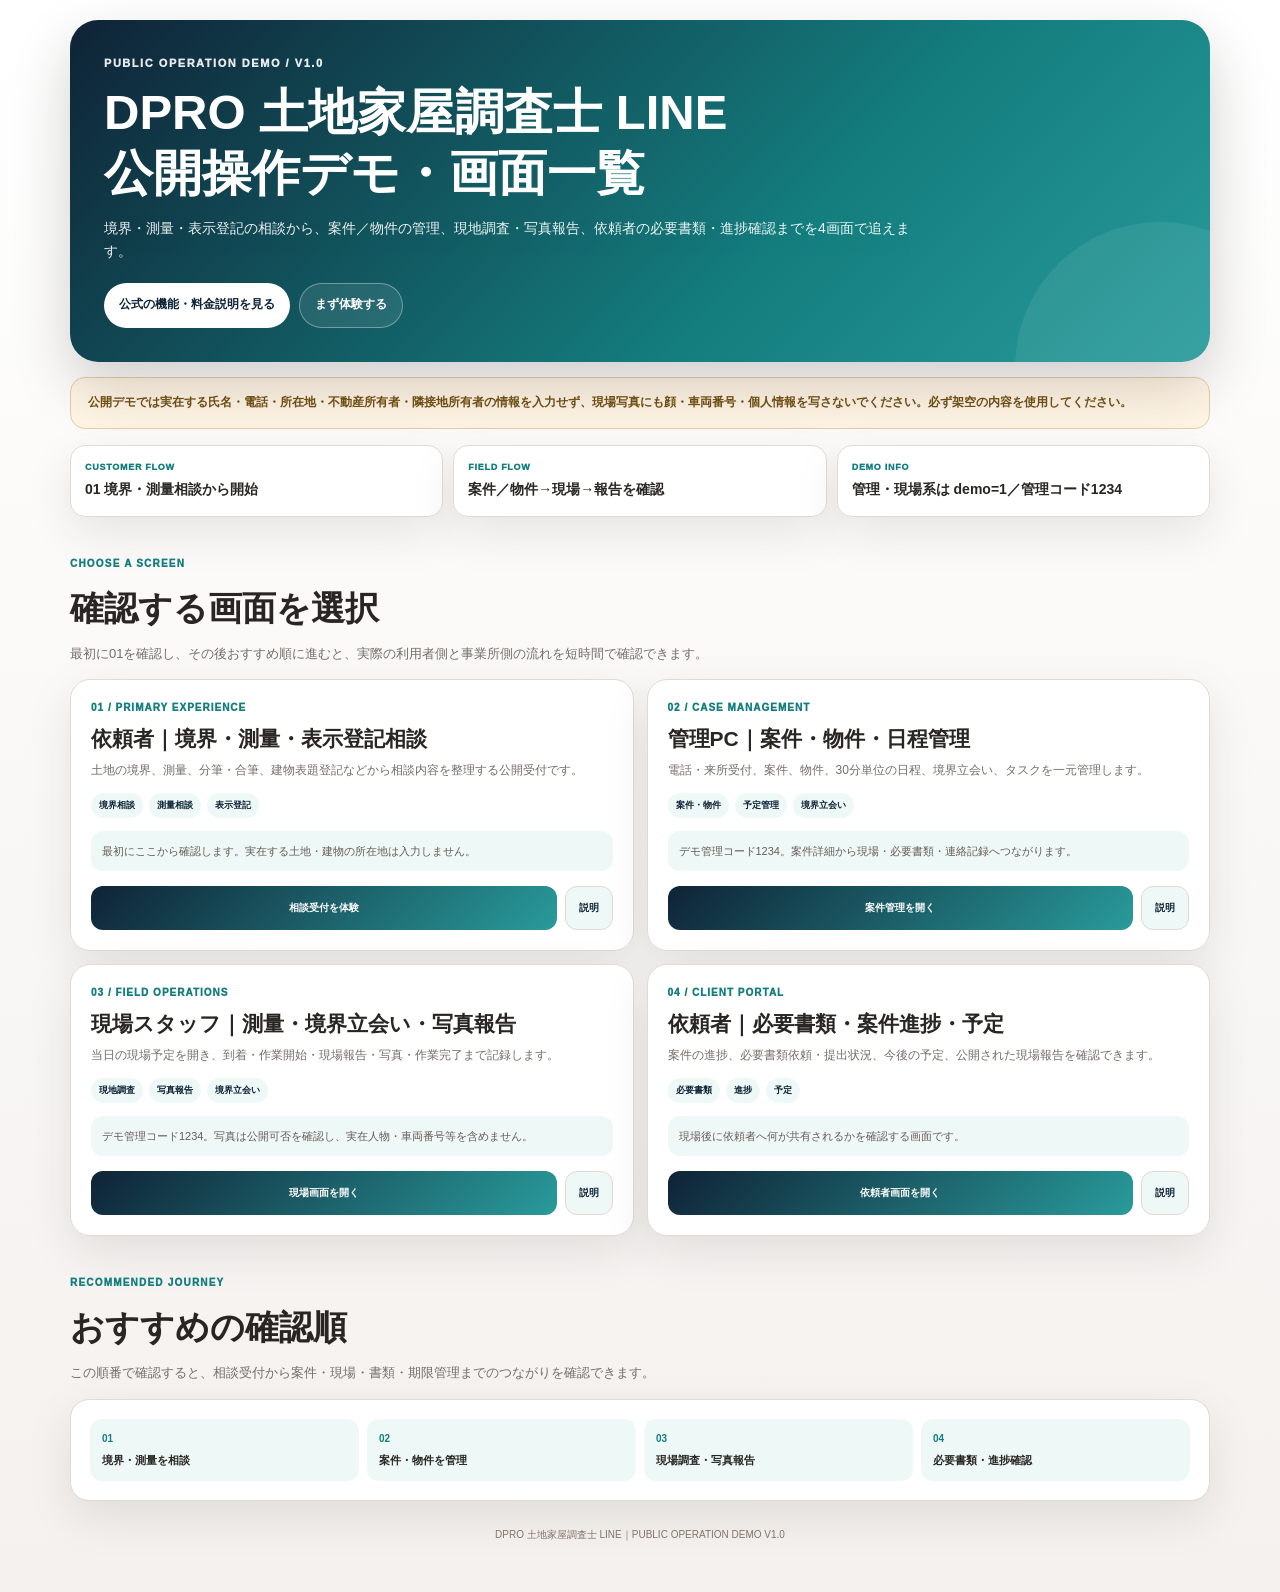
<file: demo-guide.html>
<!doctype html>
<!-- DPRO LIVE DEMO COMMON TEMPLATE V1.0 LOCK / CONFIGURABLE TEMPLATE -->
<html lang="ja">
<head>
<meta charset="utf-8">
<meta name="viewport" content="width=device-width,initial-scale=1,viewport-fit=cover">
<meta name="robots" content="noindex,nofollow,noarchive">
<title id="pageTitle">DPRO 公開操作デモ・画面一覧</title>
<style>
:root{
  --bg:#f4f1ee;--card:#fff;--ink:#282522;--muted:#746d68;--line:#e2d9d2;
  --brand:#147d7e;--deep:#0f2336;--brand2:#299b9b;--soft:#eef9f7;
  --shadow:0 16px 46px rgba(44,37,32,.10)
}
*{box-sizing:border-box}
html{background:var(--bg);scroll-behavior:smooth}
body{margin:0;min-height:100vh;color:var(--ink);font-family:-apple-system,BlinkMacSystemFont,"Segoe UI","Noto Sans JP","Yu Gothic UI",Meiryo,sans-serif;line-height:1.65;background:linear-gradient(180deg,#fff 0%,var(--bg) 100%)}
a{color:inherit}.page{width:min(1140px,calc(100% - 24px));margin:0 auto;padding:20px 0 48px}
.hero{position:relative;overflow:hidden;padding:34px;border-radius:28px;color:#fff;background:linear-gradient(135deg,var(--deep),var(--brand) 63%,var(--brand2));box-shadow:0 23px 58px rgba(35,30,27,.20)}
.hero:after{content:"";position:absolute;right:-95px;bottom:-150px;width:290px;height:290px;border-radius:50%;background:rgba(255,255,255,.07)}
.kicker{position:relative;z-index:1;font-size:11px;font-weight:1000;letter-spacing:.14em;opacity:.9}
.hero h1{position:relative;z-index:1;margin:10px 0 0;font-size:clamp(28px,5vw,49px);line-height:1.24}
.hero p{position:relative;z-index:1;max-width:830px;margin:13px 0 0;font-size:14px;opacity:.93}
.hero-actions{position:relative;z-index:1;display:flex;gap:9px;flex-wrap:wrap;margin-top:20px}
.button{min-height:45px;display:inline-flex;align-items:center;justify-content:center;padding:9px 15px;border-radius:999px;text-decoration:none;font-size:12px;font-weight:950}
.button-light{color:var(--deep);background:#fff}.button-ghost{color:#fff;border:1px solid rgba(255,255,255,.35);background:rgba(255,255,255,.09)}
.notice{margin-top:15px;padding:15px 17px;border:1px solid #e5cda3;border-radius:15px;background:#fff5e5;color:#725013;font-size:12px;font-weight:760}
.demo-info{margin-top:16px;display:grid;grid-template-columns:repeat(3,minmax(0,1fr));gap:10px}
.demo-info>div{padding:14px;border:1px solid var(--line);border-radius:15px;background:rgba(255,255,255,.96);box-shadow:var(--shadow)}
.demo-info small{display:block;color:var(--brand);font-size:9px;font-weight:1000;letter-spacing:.08em}.demo-info strong{display:block;margin-top:4px;font-size:14px}
.section-head{margin:32px 0 15px}.section-head small{color:var(--brand);font-size:10px;font-weight:1000;letter-spacing:.12em}.section-head h2{margin:5px 0 0;font-size:clamp(23px,4vw,34px)}.section-head p{max-width:840px;margin:7px 0 0;color:var(--muted);font-size:13px}
.grid{display:grid;grid-template-columns:repeat(2,minmax(0,1fr));gap:13px}
.card{min-width:0;padding:20px;border:1px solid var(--line);border-radius:20px;background:rgba(255,255,255,.98);box-shadow:var(--shadow)}
.card-number{color:var(--brand);font-size:10px;font-weight:1000;letter-spacing:.1em}.card h3{margin:7px 0 0;font-size:21px;line-height:1.4}.card p{margin:8px 0 0;color:var(--muted);font-size:12px}
.pills{display:flex;gap:6px;flex-wrap:wrap;margin-top:12px}.pills span{padding:5px 8px;border-radius:999px;background:var(--soft);color:var(--deep);font-size:9px;font-weight:900}
.card-note{margin-top:13px;padding:11px;border-radius:12px;background:var(--soft);color:#675a54;font-size:11px}.card-note b{color:var(--deep)}
.card-actions{display:grid;grid-template-columns:1fr auto;gap:8px;margin-top:15px}
.open,.official{min-height:44px;display:flex;align-items:center;justify-content:center;padding:9px 13px;border-radius:12px;text-decoration:none;font-size:10px;font-weight:950}
.open{color:#fff;background:linear-gradient(135deg,var(--deep),var(--brand2))}.official{color:var(--deep);border:1px solid var(--line);background:var(--soft)}
.flow{margin-top:14px;padding:19px;border:1px solid var(--line);border-radius:19px;background:#fff;box-shadow:var(--shadow)}
.flow-grid{display:grid;grid-template-columns:repeat(var(--flow-cols,5),minmax(0,1fr));gap:8px}
.flow-step{padding:12px;border-radius:12px;background:var(--soft)}.flow-step b{display:block;color:var(--brand);font-size:10px}.flow-step strong{display:block;margin-top:4px;font-size:11px}.flow-step.same{border:1px dashed #cdbfb6}
.footer{margin-top:26px;color:#82736c;font-size:10px;text-align:center}
@media(max-width:900px){.flow-grid{grid-template-columns:repeat(2,minmax(0,1fr))}}
@media(max-width:760px){.hero{padding:25px 20px}.demo-info,.grid,.flow-grid{grid-template-columns:1fr}}
@media(max-width:420px){.page{width:min(100% - 16px,1140px)}.card-actions{grid-template-columns:1fr}}
</style>
</head>
<body>
<main class="page">
<section class="hero">
  <div class="kicker">PUBLIC OPERATION DEMO / V1.0</div>
  <h1 id="heroTitle"></h1>
  <p id="heroCopy"></p>
  <div class="hero-actions">
    <a class="button button-light" id="officialLink">公式の機能・料金説明を見る</a>
    <a class="button button-ghost" id="primaryDemoLink">まず体験する</a>
  </div>
</section>

<div class="notice" id="notice"></div>

<section class="demo-info" id="quickInfo" aria-label="デモ利用情報"></section>

<div class="section-head">
  <small>CHOOSE A SCREEN</small>
  <h2>確認する画面を選択</h2>
  <p id="screenIntro"></p>
</div>

<section class="grid" id="screenGrid"></section>

<div class="section-head">
  <small>RECOMMENDED JOURNEY</small>
  <h2>おすすめの確認順</h2>
  <p id="journeyIntro"></p>
</div>
<section class="flow"><div class="flow-grid" id="flowGrid"></div></section>

<div class="footer" id="footer"></div>
</main>

<script>
/*
  DPRO LIVE DEMO COMMON TEMPLATE V1.0
  ------------------------------------------------------------
  変更してよいのは CONFIG の値とCSS変数のブランド色のみ。
  DOM骨格・セクション順・公開注意・CHOOSE A SCREEN・
  RECOMMENDED JOURNEYはCOMMON TEMPLATE V1.0 LOCK対象。
*/
const CONFIG = {
  "systemName": "DPRO 土地家屋調査士 LINE",
  "pageTitle": "DPRO 土地家屋調査士 LINE｜公開操作デモ・画面一覧",
  "heroCopy": "境界・測量・表示登記の相談から、案件／物件の管理、現地調査・写真報告、依頼者の必要書類・進捗確認までを4画面で追えます。",
  "officialUrl": "https://dpromstk2000-lab.github.io/dpro-line-systems-site/systems/chosashi.html",
  "primaryDemoUrl": "https://dpromstk2000-lab.github.io/dpro-chosashi-line-liff/index.html?demo=1",
  "notice": "公開デモでは実在する氏名・電話・所在地・不動産所有者・隣接地所有者の情報を入力せず、現場写真にも顔・車両番号・個人情報を写さないでください。必ず架空の内容を使用してください。",
  "screenIntro": "最初に01を確認し、その後おすすめ順に進むと、実際の利用者側と事業所側の流れを短時間で確認できます。",
  "journeyIntro": "この順番で確認すると、相談受付から案件・現場・書類・期限管理までのつながりを確認できます。",
  "adminCode": "1234",
  "quickInfo": [
    {
      "label": "CUSTOMER FLOW",
      "text": "01 境界・測量相談から開始"
    },
    {
      "label": "FIELD FLOW",
      "text": "案件／物件→現場→報告を確認"
    },
    {
      "label": "DEMO INFO",
      "text": "管理・現場系は demo=1／管理コード1234"
    }
  ],
  "screens": [
    {
      "step": "01 / PRIMARY EXPERIENCE",
      "title": "依頼者｜境界・測量・表示登記相談",
      "description": "土地の境界、測量、分筆・合筆、建物表題登記などから相談内容を整理する公開受付です。",
      "tags": [
        "境界相談",
        "測量相談",
        "表示登記"
      ],
      "note": "最初にここから確認します。実在する土地・建物の所在地は入力しません。",
      "url": "https://dpromstk2000-lab.github.io/dpro-chosashi-line-liff/index.html?demo=1",
      "cta": "相談受付を体験",
      "officialUrl": "https://dpromstk2000-lab.github.io/dpro-line-systems-site/systems/chosashi.html"
    },
    {
      "step": "02 / CASE MANAGEMENT",
      "title": "管理PC｜案件・物件・日程管理",
      "description": "電話・来所受付、案件、物件、30分単位の日程、境界立会い、タスクを一元管理します。",
      "tags": [
        "案件・物件",
        "予定管理",
        "境界立会い"
      ],
      "note": "デモ管理コード1234。案件詳細から現場・必要書類・連絡記録へつながります。",
      "url": "https://dpromstk2000-lab.github.io/dpro-chosashi-line-liff/owner.html?demo=1",
      "cta": "案件管理を開く",
      "officialUrl": "https://dpromstk2000-lab.github.io/dpro-line-systems-site/systems/chosashi.html"
    },
    {
      "step": "03 / FIELD OPERATIONS",
      "title": "現場スタッフ｜測量・境界立会い・写真報告",
      "description": "当日の現場予定を開き、到着・作業開始・現場報告・写真・作業完了まで記録します。",
      "tags": [
        "現地調査",
        "写真報告",
        "境界立会い"
      ],
      "note": "デモ管理コード1234。写真は公開可否を確認し、実在人物・車両番号等を含めません。",
      "url": "https://dpromstk2000-lab.github.io/dpro-chosashi-line-liff/staff.html?demo=1",
      "cta": "現場画面を開く",
      "officialUrl": "https://dpromstk2000-lab.github.io/dpro-line-systems-site/systems/chosashi.html"
    },
    {
      "step": "04 / CLIENT PORTAL",
      "title": "依頼者｜必要書類・案件進捗・予定",
      "description": "案件の進捗、必要書類依頼・提出状況、今後の予定、公開された現場報告を確認できます。",
      "tags": [
        "必要書類",
        "進捗",
        "予定"
      ],
      "note": "現場後に依頼者へ何が共有されるかを確認する画面です。",
      "url": "https://dpromstk2000-lab.github.io/dpro-chosashi-line-liff/member.html?demo=1",
      "cta": "依頼者画面を開く",
      "officialUrl": "https://dpromstk2000-lab.github.io/dpro-line-systems-site/systems/chosashi.html"
    }
  ],
  "journey": [
    {
      "step": "01",
      "text": "境界・測量を相談"
    },
    {
      "step": "02",
      "text": "案件・物件を管理"
    },
    {
      "step": "03",
      "text": "現場調査・写真報告"
    },
    {
      "step": "04",
      "text": "必要書類・進捗確認"
    }
  ]
};

document.documentElement.style.setProperty("--flow-cols", String(Math.min(CONFIG.journey.length, 7)));
document.title = CONFIG.pageTitle;
document.getElementById("heroTitle").innerHTML = `${CONFIG.systemName}<br>公開操作デモ・画面一覧`;
document.getElementById("heroCopy").textContent = CONFIG.heroCopy;
document.getElementById("officialLink").href = CONFIG.officialUrl;
document.getElementById("primaryDemoLink").href = CONFIG.primaryDemoUrl;
document.getElementById("notice").textContent = CONFIG.notice;
document.getElementById("screenIntro").textContent = CONFIG.screenIntro;
document.getElementById("journeyIntro").textContent = CONFIG.journeyIntro;
document.getElementById("footer").textContent = `${CONFIG.systemName}｜PUBLIC OPERATION DEMO V1.0`;

document.getElementById("quickInfo").innerHTML = CONFIG.quickInfo.map(x =>
  `<div><small>${x.label}</small><strong>${x.text}</strong></div>`
).join("");

document.getElementById("screenGrid").innerHTML = CONFIG.screens.map(x => `
  <article class="card">
    <div class="card-number">${x.step}</div>
    <h3>${x.title}</h3>
    <p>${x.description}</p>
    <div class="pills">${x.tags.map(t => `<span>${t}</span>`).join("")}</div>
    <div class="card-note">${x.note}</div>
    <div class="card-actions">
      <a class="open" href="${x.url}">${x.cta}</a>
      <a class="official" href="${x.officialUrl}">説明</a>
    </div>
  </article>
`).join("");

document.getElementById("flowGrid").innerHTML = CONFIG.journey.map(x => `
  <div class="flow-step${x.sameScreen ? " same" : ""}">
    <b>${x.step}${x.sameScreen ? " / SAME SCREEN" : ""}</b>
    <strong>${x.text}</strong>
  </div>
`).join("");
</script>
</body>
</html>
</file>
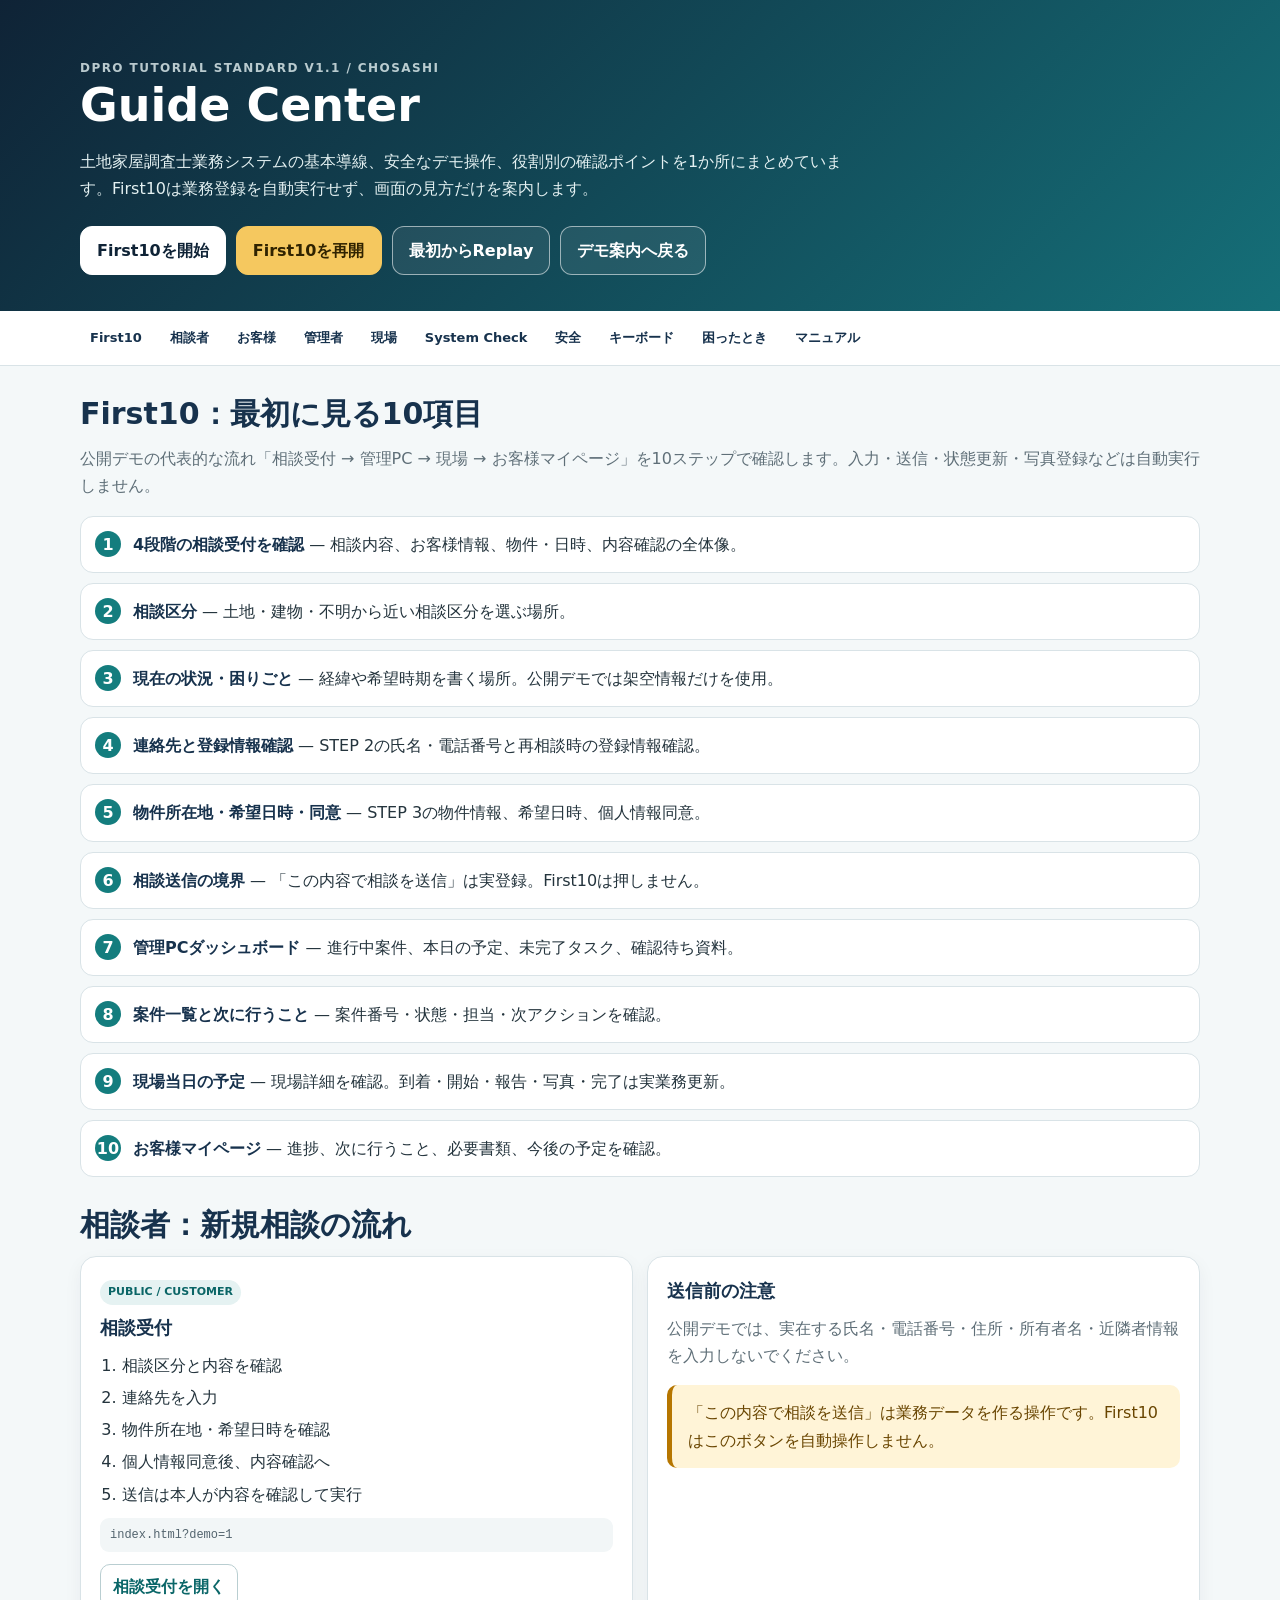
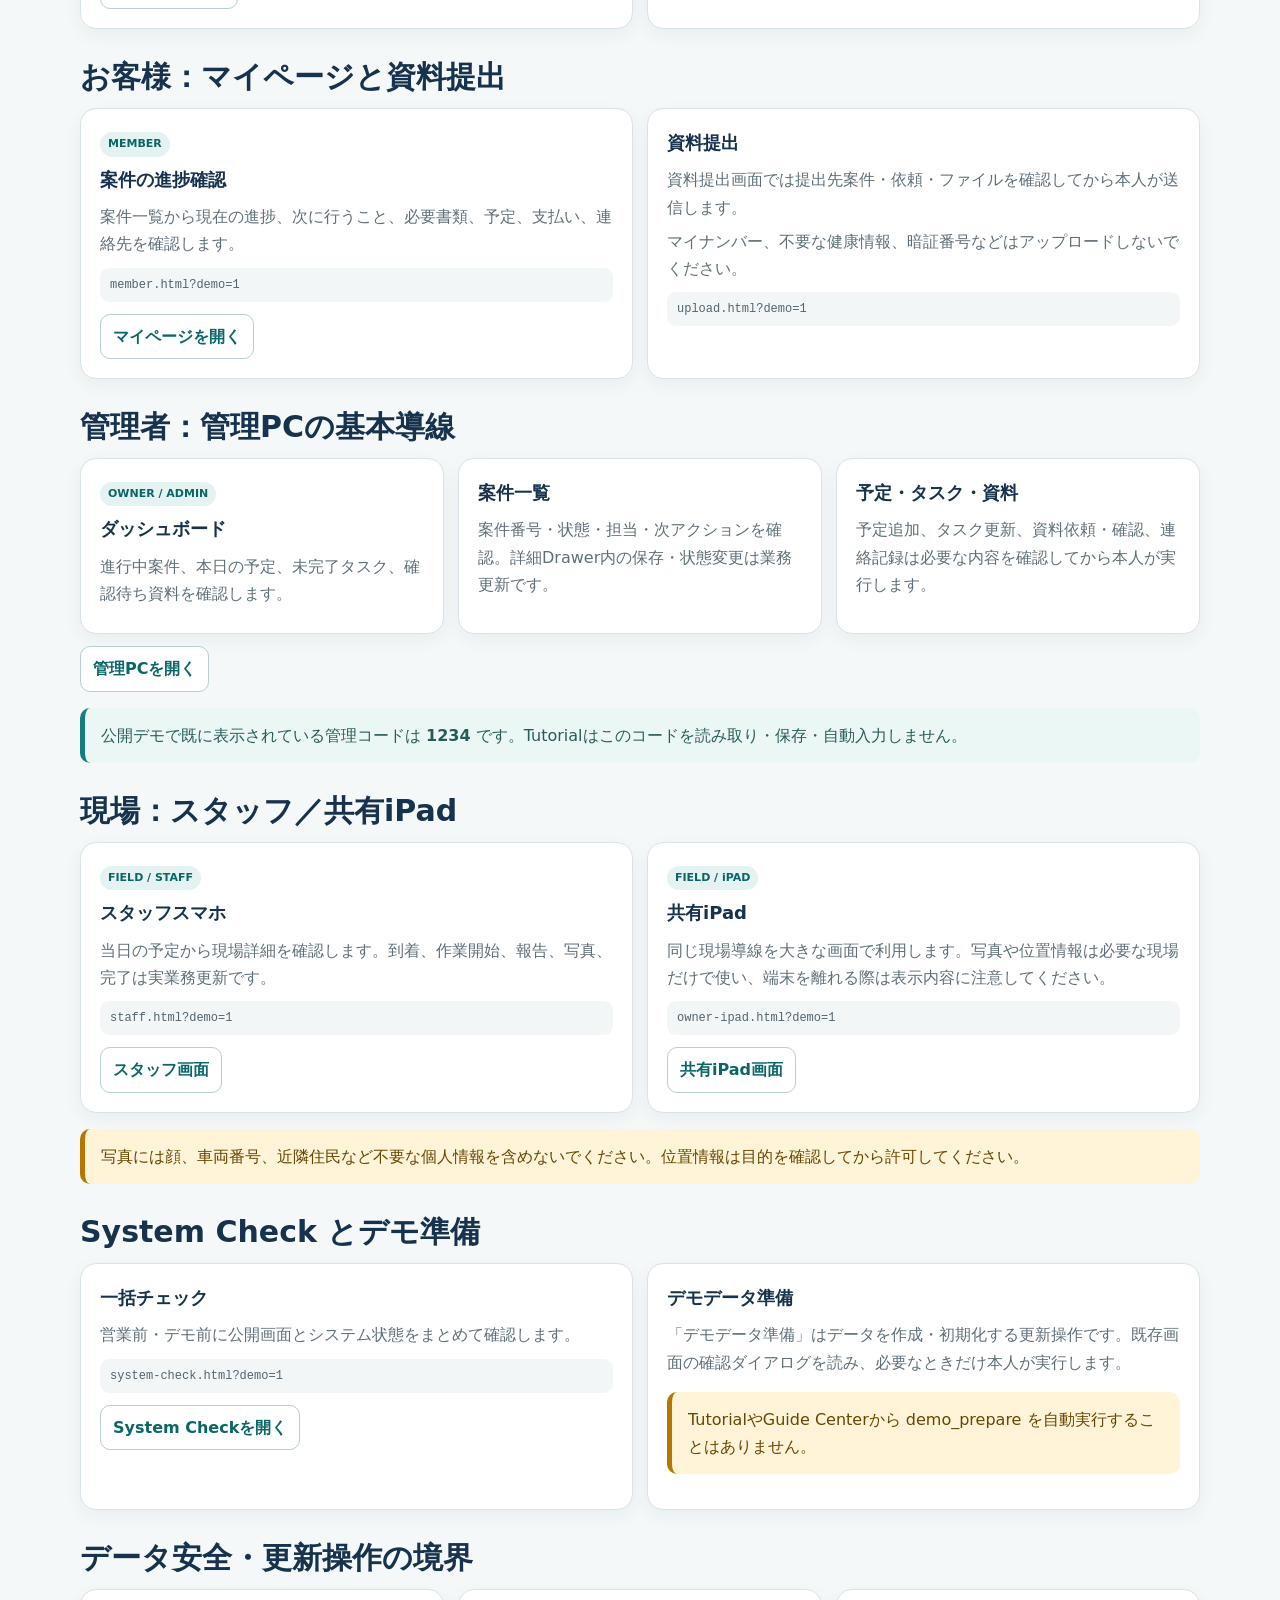
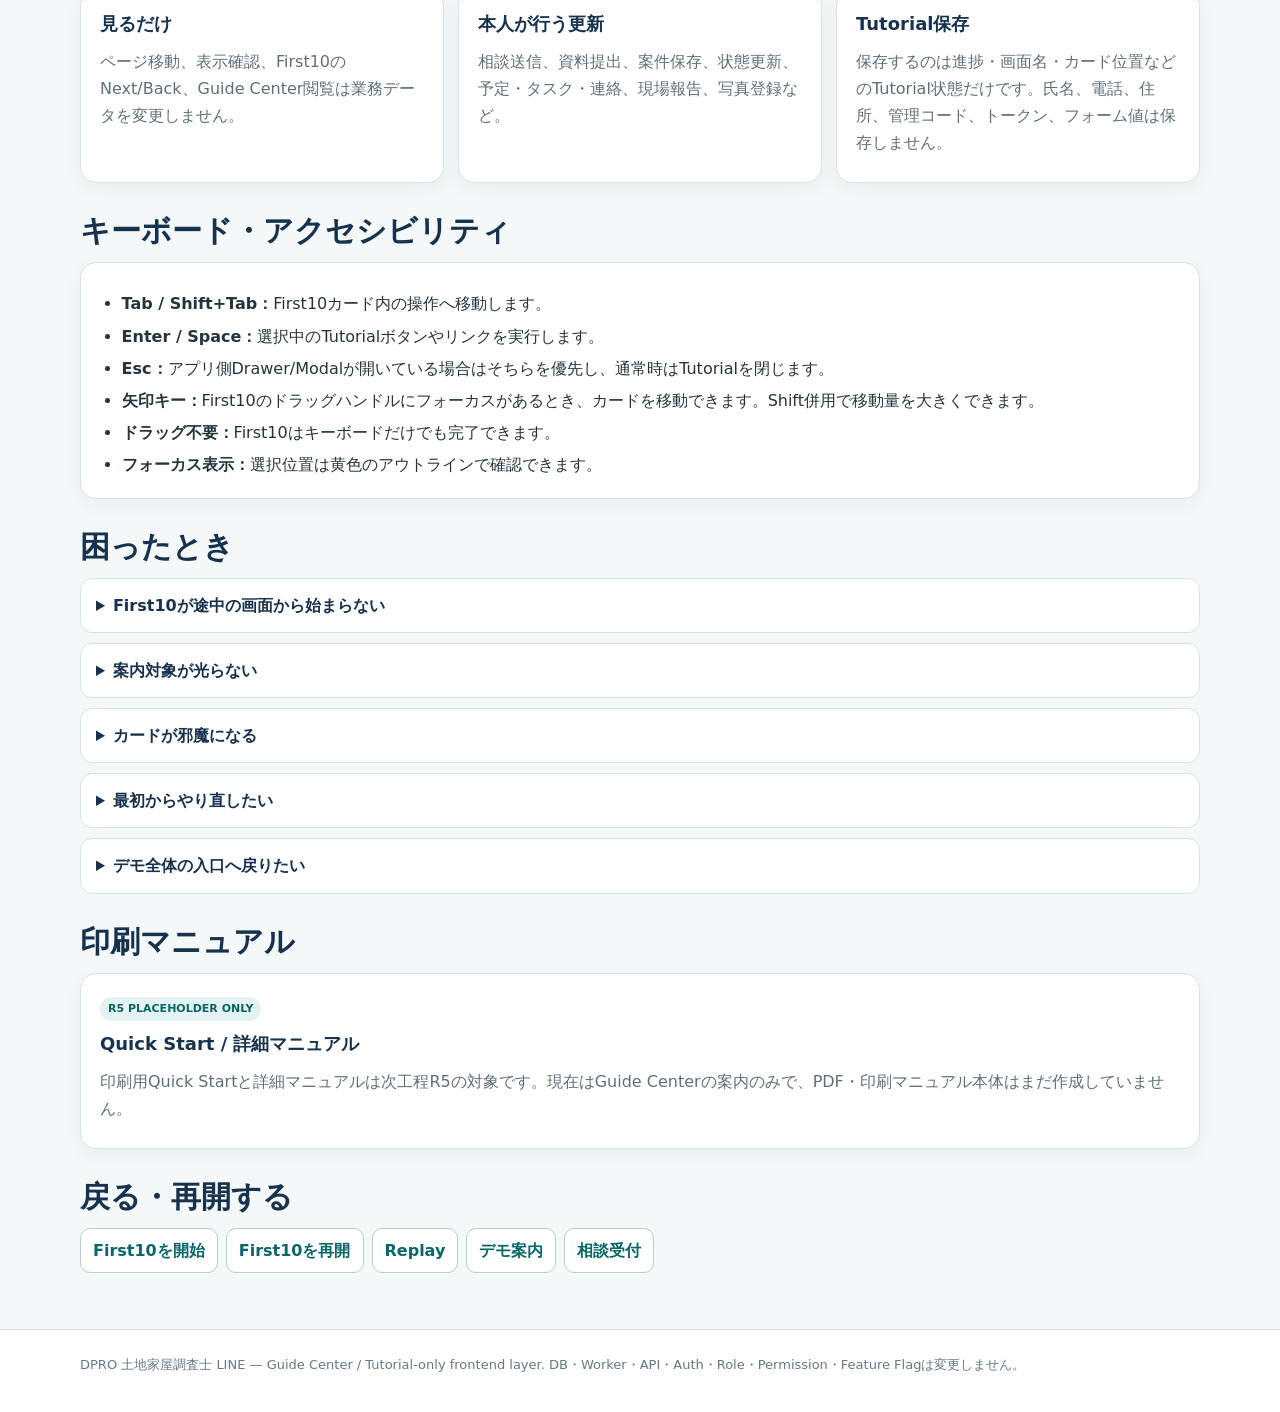
<file: guide-center.html>
<!doctype html>
<html lang="ja">
<head>
  <meta charset="utf-8">
  <meta name="viewport" content="width=device-width,initial-scale=1,viewport-fit=cover">
  <title>DPRO 土地家屋調査士 LINE｜Guide Center</title>
  <meta name="description" content="DPRO 土地家屋調査士 LINE のFirst10、役割別操作、安全上の注意、トラブルシューティングをまとめたGuide Centerです。">
  <style>
    :root{color-scheme:light;--ink:#17324d;--muted:#5f6f78;--line:#d9e3e7;--bg:#f4f8f9;--card:#fff;--brand:#147d7e;--brand2:#0f2336;--warn:#fff4d7;--warnink:#694500;--focus:#ffbf47}
    *{box-sizing:border-box}html{scroll-behavior:smooth}body{margin:0;background:var(--bg);color:#24343d;font-family:system-ui,-apple-system,"Segoe UI","Noto Sans JP",sans-serif;line-height:1.7;overflow-wrap:anywhere}
    a{color:#0a6668;text-underline-offset:3px}.skip{position:absolute;left:12px;top:-80px;z-index:100;padding:10px 14px;border-radius:10px;background:#fff;color:var(--ink);font-weight:800}.skip:focus{top:12px}
    a:focus-visible,button:focus-visible{outline:3px solid var(--focus);outline-offset:3px}
    header{background:linear-gradient(135deg,var(--brand2),#156f78);color:#fff}.hero{width:min(1120px,calc(100% - 32px));margin:auto;padding:44px 0 36px}.eyebrow{margin:0 0 6px;font-size:12px;font-weight:900;letter-spacing:.12em;opacity:.8}.hero h1{margin:0;font-size:clamp(28px,5vw,46px);line-height:1.2}.hero p{max-width:780px;margin:14px 0 0;color:#e4f1f2}.actions{display:flex;flex-wrap:wrap;gap:10px;margin-top:24px}.btn{display:inline-flex;align-items:center;justify-content:center;min-height:46px;padding:10px 16px;border:1px solid rgba(255,255,255,.55);border-radius:12px;color:#fff;background:rgba(255,255,255,.08);font-weight:850;text-decoration:none}.btn.primary{background:#fff;color:var(--brand2);border-color:#fff}.btn.alt{background:#f5c85f;color:#302300;border-color:#f5c85f}
    nav.toc{position:sticky;top:0;z-index:20;border-bottom:1px solid var(--line);background:rgba(255,255,255,.96);backdrop-filter:blur(8px)}.toc-inner{width:min(1120px,calc(100% - 24px));margin:auto;display:flex;gap:8px;overflow-x:auto;padding:9px 0;scrollbar-width:thin}.toc a{flex:0 0 auto;padding:7px 10px;border-radius:9px;color:var(--ink);font-size:13px;font-weight:750;text-decoration:none}.toc a:hover{background:#edf5f5}
    main{width:min(1120px,calc(100% - 32px));margin:28px auto 56px}.section{scroll-margin-top:72px;margin-top:28px}.section h2{margin:0 0 12px;color:var(--ink);font-size:clamp(22px,4vw,30px);line-height:1.3}.section>p{margin:0 0 16px;color:var(--muted)}
    .grid{display:grid;grid-template-columns:repeat(2,minmax(0,1fr));gap:14px}.grid.three{grid-template-columns:repeat(3,minmax(0,1fr))}.card{min-width:0;padding:19px;border:1px solid var(--line);border-radius:16px;background:var(--card);box-shadow:0 6px 18px rgba(15,35,54,.05)}.card h3{margin:0 0 8px;color:var(--ink);font-size:18px}.card p{margin:7px 0;color:var(--muted)}.card ul,.card ol{margin:8px 0 0;padding-left:1.35em}.card li+li{margin-top:5px}.tag{display:inline-block;margin-bottom:8px;padding:3px 8px;border-radius:999px;background:#e5f2f2;color:#0a6566;font-size:11px;font-weight:900}.route{display:block;margin-top:10px;padding:8px 10px;border-radius:9px;background:#f2f6f7;color:#53646e;font:12px/1.5 ui-monospace,SFMono-Regular,Consolas,monospace;overflow-wrap:anywhere}
    .notice{margin:16px 0;padding:14px 16px;border-left:5px solid #b67600;border-radius:10px;background:var(--warn);color:var(--warnink)}.safe{border-left-color:var(--brand);background:#eaf7f5;color:#285c59}.links{display:flex;flex-wrap:wrap;gap:8px;margin-top:12px}.links a{display:inline-flex;align-items:center;min-height:42px;padding:8px 12px;border:1px solid #b9ced1;border-radius:10px;background:#fff;font-weight:800;text-decoration:none}
    .steps{counter-reset:step;display:grid;gap:10px}.step{position:relative;padding:14px 14px 14px 52px;border:1px solid var(--line);border-radius:13px;background:#fff}.step:before{counter-increment:step;content:counter(step);position:absolute;left:14px;top:14px;display:grid;place-items:center;width:26px;height:26px;border-radius:50%;background:var(--brand);color:#fff;font-weight:900}.step strong{color:var(--ink)}
    details{border:1px solid var(--line);border-radius:12px;background:#fff}details+details{margin-top:10px}summary{cursor:pointer;padding:13px 15px;color:var(--ink);font-weight:850}details>div{padding:0 15px 15px;color:var(--muted)}
    footer{border-top:1px solid var(--line);background:#fff}.foot{width:min(1120px,calc(100% - 32px));margin:auto;padding:24px 0 36px;color:#667984;font-size:13px}
    @media(max-width:780px){.grid,.grid.three{grid-template-columns:1fr}.hero{width:min(100% - 24px,1120px);padding-top:34px}.actions .btn{flex:1 1 140px}main{width:min(100% - 24px,1120px)}.card{padding:16px}.toc-inner{width:calc(100% - 16px)}}
    @media(max-width:340px){.hero,main,.foot{width:calc(100% - 20px)}.btn{width:100%}.section{scroll-margin-top:64px}.step{padding-left:46px}.step:before{left:11px}}
    @media(prefers-reduced-motion:reduce){html{scroll-behavior:auto}}
  </style>
</head>
<body>
<a class="skip" href="#main">本文へ移動</a>
<header>
  <div class="hero">
    <p class="eyebrow">DPRO TUTORIAL STANDARD V1.1 / CHOSASHI</p>
    <h1>Guide Center</h1>
    <p>土地家屋調査士業務システムの基本導線、安全なデモ操作、役割別の確認ポイントを1か所にまとめています。First10は業務登録を自動実行せず、画面の見方だけを案内します。</p>
    <div class="actions" aria-label="First10操作">
      <a class="btn primary" href="index.html?demo=1&tutorial=start">First10を開始</a>
      <a class="btn alt" href="index.html?demo=1&tutorial=resume">First10を再開</a>
      <a class="btn" href="index.html?demo=1&tutorial=replay">最初からReplay</a>
      <a class="btn" href="demo-guide.html">デモ案内へ戻る</a>
    </div>
  </div>
</header>
<nav class="toc" aria-label="Guide Center目次"><div class="toc-inner">
  <a href="#first10">First10</a><a href="#customer">相談者</a><a href="#member">お客様</a><a href="#owner">管理者</a><a href="#field">現場</a><a href="#system">System Check</a><a href="#safety">安全</a><a href="#accessibility">キーボード</a><a href="#trouble">困ったとき</a><a href="#manuals">マニュアル</a>
</div></nav>
<main id="main" tabindex="-1">
  <section class="section" id="first10">
    <h2>First10：最初に見る10項目</h2>
    <p>公開デモの代表的な流れ「相談受付 → 管理PC → 現場 → お客様マイページ」を10ステップで確認します。入力・送信・状態更新・写真登録などは自動実行しません。</p>
    <div class="steps">
      <div class="step"><strong>4段階の相談受付を確認</strong> — 相談内容、お客様情報、物件・日時、内容確認の全体像。</div>
      <div class="step"><strong>相談区分</strong> — 土地・建物・不明から近い相談区分を選ぶ場所。</div>
      <div class="step"><strong>現在の状況・困りごと</strong> — 経緯や希望時期を書く場所。公開デモでは架空情報だけを使用。</div>
      <div class="step"><strong>連絡先と登録情報確認</strong> — STEP 2の氏名・電話番号と再相談時の登録情報確認。</div>
      <div class="step"><strong>物件所在地・希望日時・同意</strong> — STEP 3の物件情報、希望日時、個人情報同意。</div>
      <div class="step"><strong>相談送信の境界</strong> — 「この内容で相談を送信」は実登録。First10は押しません。</div>
      <div class="step"><strong>管理PCダッシュボード</strong> — 進行中案件、本日の予定、未完了タスク、確認待ち資料。</div>
      <div class="step"><strong>案件一覧と次に行うこと</strong> — 案件番号・状態・担当・次アクションを確認。</div>
      <div class="step"><strong>現場当日の予定</strong> — 現場詳細を確認。到着・開始・報告・写真・完了は実業務更新。</div>
      <div class="step"><strong>お客様マイページ</strong> — 進捗、次に行うこと、必要書類、今後の予定を確認。</div>
    </div>
  </section>

  <section class="section" id="customer">
    <h2>相談者：新規相談の流れ</h2>
    <div class="grid">
      <article class="card"><span class="tag">PUBLIC / CUSTOMER</span><h3>相談受付</h3><ol><li>相談区分と内容を確認</li><li>連絡先を入力</li><li>物件所在地・希望日時を確認</li><li>個人情報同意後、内容確認へ</li><li>送信は本人が内容を確認して実行</li></ol><span class="route">index.html?demo=1</span><div class="links"><a href="index.html?demo=1">相談受付を開く</a></div></article>
      <article class="card"><h3>送信前の注意</h3><p>公開デモでは、実在する氏名・電話番号・住所・所有者名・近隣者情報を入力しないでください。</p><div class="notice">「この内容で相談を送信」は業務データを作る操作です。First10はこのボタンを自動操作しません。</div></article>
    </div>
  </section>

  <section class="section" id="member">
    <h2>お客様：マイページと資料提出</h2>
    <div class="grid">
      <article class="card"><span class="tag">MEMBER</span><h3>案件の進捗確認</h3><p>案件一覧から現在の進捗、次に行うこと、必要書類、予定、支払い、連絡先を確認します。</p><span class="route">member.html?demo=1</span><div class="links"><a href="member.html?demo=1">マイページを開く</a></div></article>
      <article class="card"><h3>資料提出</h3><p>資料提出画面では提出先案件・依頼・ファイルを確認してから本人が送信します。</p><p>マイナンバー、不要な健康情報、暗証番号などはアップロードしないでください。</p><span class="route">upload.html?demo=1</span></article>
    </div>
  </section>

  <section class="section" id="owner">
    <h2>管理者：管理PCの基本導線</h2>
    <div class="grid three">
      <article class="card"><span class="tag">OWNER / ADMIN</span><h3>ダッシュボード</h3><p>進行中案件、本日の予定、未完了タスク、確認待ち資料を確認します。</p></article>
      <article class="card"><h3>案件一覧</h3><p>案件番号・状態・担当・次アクションを確認。詳細Drawer内の保存・状態変更は業務更新です。</p></article>
      <article class="card"><h3>予定・タスク・資料</h3><p>予定追加、タスク更新、資料依頼・確認、連絡記録は必要な内容を確認してから本人が実行します。</p></article>
    </div>
    <div class="links"><a href="owner.html?demo=1">管理PCを開く</a></div>
    <div class="notice safe">公開デモで既に表示されている管理コードは <strong>1234</strong> です。Tutorialはこのコードを読み取り・保存・自動入力しません。</div>
  </section>

  <section class="section" id="field">
    <h2>現場：スタッフ／共有iPad</h2>
    <div class="grid">
      <article class="card"><span class="tag">FIELD / STAFF</span><h3>スタッフスマホ</h3><p>当日の予定から現場詳細を確認します。到着、作業開始、報告、写真、完了は実業務更新です。</p><span class="route">staff.html?demo=1</span><div class="links"><a href="staff.html?demo=1">スタッフ画面</a></div></article>
      <article class="card"><span class="tag">FIELD / iPAD</span><h3>共有iPad</h3><p>同じ現場導線を大きな画面で利用します。写真や位置情報は必要な現場だけで使い、端末を離れる際は表示内容に注意してください。</p><span class="route">owner-ipad.html?demo=1</span><div class="links"><a href="owner-ipad.html?demo=1">共有iPad画面</a></div></article>
    </div>
    <div class="notice">写真には顔、車両番号、近隣住民など不要な個人情報を含めないでください。位置情報は目的を確認してから許可してください。</div>
  </section>

  <section class="section" id="system">
    <h2>System Check とデモ準備</h2>
    <div class="grid">
      <article class="card"><h3>一括チェック</h3><p>営業前・デモ前に公開画面とシステム状態をまとめて確認します。</p><span class="route">system-check.html?demo=1</span><div class="links"><a href="system-check.html?demo=1">System Checkを開く</a></div></article>
      <article class="card"><h3>デモデータ準備</h3><p>「デモデータ準備」はデータを作成・初期化する更新操作です。既存画面の確認ダイアログを読み、必要なときだけ本人が実行します。</p><div class="notice">TutorialやGuide Centerから demo_prepare を自動実行することはありません。</div></article>
    </div>
  </section>

  <section class="section" id="safety">
    <h2>データ安全・更新操作の境界</h2>
    <div class="grid three">
      <article class="card"><h3>見るだけ</h3><p>ページ移動、表示確認、First10のNext/Back、Guide Center閲覧は業務データを変更しません。</p></article>
      <article class="card"><h3>本人が行う更新</h3><p>相談送信、資料提出、案件保存、状態更新、予定・タスク・連絡、現場報告、写真登録など。</p></article>
      <article class="card"><h3>Tutorial保存</h3><p>保存するのは進捗・画面名・カード位置などのTutorial状態だけです。氏名、電話、住所、管理コード、トークン、フォーム値は保存しません。</p></article>
    </div>
  </section>

  <section class="section" id="accessibility">
    <h2>キーボード・アクセシビリティ</h2>
    <div class="card">
      <ul><li><strong>Tab / Shift+Tab：</strong>First10カード内の操作へ移動します。</li><li><strong>Enter / Space：</strong>選択中のTutorialボタンやリンクを実行します。</li><li><strong>Esc：</strong>アプリ側Drawer/Modalが開いている場合はそちらを優先し、通常時はTutorialを閉じます。</li><li><strong>矢印キー：</strong>First10のドラッグハンドルにフォーカスがあるとき、カードを移動できます。Shift併用で移動量を大きくできます。</li><li><strong>ドラッグ不要：</strong>First10はキーボードだけでも完了できます。</li><li><strong>フォーカス表示：</strong>選択位置は黄色のアウトラインで確認できます。</li></ul>
    </div>
  </section>

  <section class="section" id="trouble">
    <h2>困ったとき</h2>
    <details><summary>First10が途中の画面から始まらない</summary><div>Guide Centerの「First10を再開」を開いてください。保存状態がない場合は「First10を開始」または「最初からReplay」を使用します。</div></details>
    <details><summary>案内対象が光らない</summary><div>ログイン前、非表示STEP、未選択タブなど、現在見えていない対象は無理に開きません。説明カードはそのまま進められます。</div></details>
    <details><summary>カードが邪魔になる</summary><div>上部の「ここだけをドラッグできます」の領域をドラッグしてください。ボタン・リンク・入力欄からドラッグは始まりません。カードは画面外へ出ないよう再配置されます。</div></details>
    <details><summary>最初からやり直したい</summary><div>ReplayはTutorial専用の保存状態だけを初期化します。案件・相談・予定・資料などの業務データは削除しません。</div></details>
    <details><summary>デモ全体の入口へ戻りたい</summary><div><a href="demo-guide.html">デモ案内</a>へ戻り、相談者・管理者・現場・お客様の画面を選択してください。</div></details>
  </section>

  <section class="section" id="manuals">
    <h2>印刷マニュアル</h2>
    <div class="card"><span class="tag">R5 PLACEHOLDER ONLY</span><h3>Quick Start / 詳細マニュアル</h3><p>印刷用Quick Startと詳細マニュアルは次工程R5の対象です。現在はGuide Centerの案内のみで、PDF・印刷マニュアル本体はまだ作成していません。</p></div>
  </section>

  <section class="section" aria-labelledby="return-title">
    <h2 id="return-title">戻る・再開する</h2>
    <div class="links"><a href="index.html?demo=1&tutorial=start">First10を開始</a><a href="index.html?demo=1&tutorial=resume">First10を再開</a><a href="index.html?demo=1&tutorial=replay">Replay</a><a href="demo-guide.html">デモ案内</a><a href="index.html?demo=1">相談受付</a></div>
  </section>
</main>
<footer><div class="foot">DPRO 土地家屋調査士 LINE — Guide Center / Tutorial-only frontend layer. DB・Worker・API・Auth・Role・Permission・Feature Flagは変更しません。</div></footer>
</body>
</html>
</file>
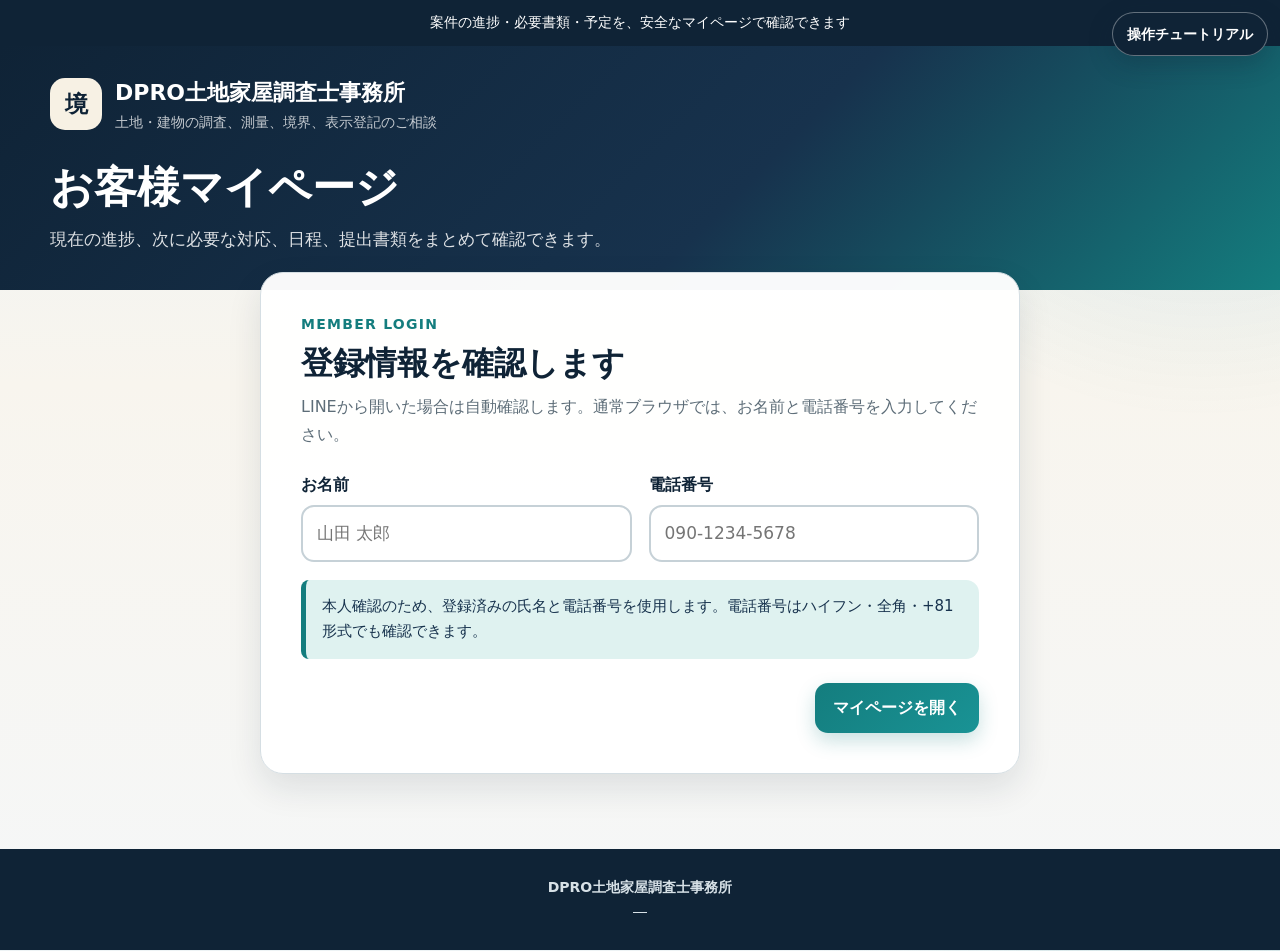
<file: member.html>
<!doctype html>
<html lang="ja">
<head>
  <meta charset="utf-8">
  <meta name="viewport" content="width=device-width,initial-scale=1,viewport-fit=cover">
  <meta name="theme-color" content="#17324d">
  <meta name="format-detection" content="telephone=no">
  <title>DPRO 土地家屋調査士 LINE｜マイページ</title>
  <script src="config.js"></script>
  <script src="https://static.line-scdn.net/liff/edge/2/sdk.js"></script>
  <style>
    :root {
      --navy-950:#0f2336; --navy-900:#17324d; --navy-800:#244660;
      --teal-700:#147d7e; --teal-600:#199395; --teal-100:#dff2f0;
      --sand-100:#f7f1e4; --surface:#f4f7f8; --paper:#fff;
      --line:#d5dee3; --text:#1d2b35; --muted:#5d6d78;
      --success:#17643b; --success-bg:#e6f5ec;
      --warning:#8a5800; --warning-bg:#fff4d7;
      --danger:#a3272e; --danger-bg:#fdebed;
      --shadow:0 14px 34px rgba(15,35,54,.11);
      --font:system-ui,-apple-system,BlinkMacSystemFont,"Segoe UI","Noto Sans JP","Yu Gothic UI",sans-serif;
    }
    *{box-sizing:border-box}
    html{scroll-behavior:smooth}
    body{
      margin:0; min-width:320px; color:var(--text); font-family:var(--font);
      font-size:18px; line-height:1.7; background:
        radial-gradient(circle at 94% 2%,rgba(20,125,126,.13),transparent 25rem),
        linear-gradient(180deg,#edf3f5 0,#f8f5ee 24rem,#f5f7f8 100%);
      -webkit-font-smoothing:antialiased;
    }
    button,input,select,textarea{font:inherit}
    button{cursor:pointer}
    [hidden]{display:none!important}
    a{color:inherit}
    .topbar{padding:max(11px,env(safe-area-inset-top)) 16px 11px;color:#fff;background:var(--navy-950);text-align:center;font-size:14px}
    .header{color:#fff;background:linear-gradient(135deg,var(--navy-950),var(--navy-900) 58%,var(--teal-700))}
    .header-inner{width:min(1180px,calc(100% - 28px));margin:auto;padding:28px 0 36px}
    .brand{display:flex;align-items:center;gap:13px}
    .mark{display:grid;place-items:center;width:52px;height:52px;border-radius:15px;color:var(--navy-950);background:var(--sand-100);font-size:23px;font-weight:900}
    .brand strong{display:block;font-size:22px}.brand small{display:block;color:rgba(255,255,255,.75);font-size:14px}
    .header-row{display:flex;justify-content:space-between;align-items:flex-end;gap:20px;margin-top:25px}
    .header h1{margin:0;font-size:clamp(29px,5vw,43px);line-height:1.3}
    .header p{margin:9px 0 0;color:rgba(255,255,255,.86);font-size:17px}
    .member-chip{padding:11px 15px;border:1px solid rgba(255,255,255,.25);border-radius:15px;background:rgba(255,255,255,.09);white-space:nowrap}
    .main{width:min(1180px,calc(100% - 24px));margin:-18px auto 75px;position:relative;z-index:2}
    .login-card,.panel,.case-card{
      border:1px solid var(--line);border-radius:23px;background:rgba(255,255,255,.97);box-shadow:var(--shadow)
    }
    .login-card{max-width:760px;margin:0 auto;padding:clamp(22px,5vw,40px)}
    .panel{padding:clamp(20px,4vw,34px);margin-top:18px}
    .section-kicker{margin:0 0 4px;color:var(--teal-700);font-size:14px;font-weight:900;letter-spacing:.09em}
    h2{margin:0;color:var(--navy-950);font-size:clamp(24px,4vw,32px);line-height:1.4}
    h3{margin:0;color:var(--navy-950);font-size:21px;line-height:1.45}
    .lead{margin:8px 0 0;color:var(--muted);font-size:16px}
    .form-grid{display:grid;grid-template-columns:1fr 1fr;gap:17px;margin-top:23px}
    .field.full{grid-column:1/-1}
    label,.field-label{display:block;margin-bottom:7px;color:var(--navy-950);font-size:16px;font-weight:850}
    input,select,textarea{
      width:100%;min-height:54px;padding:12px 14px;border:2px solid #c6d1d7;border-radius:13px;background:#fff;color:var(--text);font-size:17px;outline:none
    }
    textarea{min-height:125px;resize:vertical}
    input:focus,select:focus,textarea:focus{border-color:var(--teal-700);box-shadow:0 0 0 4px rgba(20,125,126,.14)}
    .help{margin:6px 0 0;color:var(--muted);font-size:14px}
    .error{margin:7px 0 0;color:var(--danger);font-size:14px;font-weight:750}
    .btn{
      display:inline-flex;align-items:center;justify-content:center;gap:8px;min-height:50px;padding:11px 18px;border:0;border-radius:13px;
      font-size:16px;font-weight:850;text-decoration:none;transition:.15s
    }
    .btn:hover{transform:translateY(-1px)}.btn:disabled{opacity:.55;cursor:not-allowed;transform:none}
    .btn-primary{color:#fff;background:linear-gradient(135deg,var(--teal-700),var(--teal-600));box-shadow:0 8px 19px rgba(20,125,126,.23)}
    .btn-navy{color:#fff;background:var(--navy-900)}
    .btn-secondary{color:var(--navy-900);border:2px solid #b7c5cd;background:#fff}
    .btn-danger{color:var(--danger);border:2px solid #e4b7bb;background:#fff}
    .actions{display:flex;justify-content:flex-end;gap:11px;margin-top:24px}
    .notice{margin-top:18px;padding:14px 16px;border-left:5px solid var(--teal-700);border-radius:8px 13px 13px 8px;color:var(--navy-900);background:var(--teal-100);font-size:15px}
    .dashboard-head{display:flex;justify-content:space-between;gap:18px;align-items:center;padding:19px 22px;border:1px solid #bdded9;border-radius:18px;background:#f3faf9;box-shadow:var(--shadow)}
    .dashboard-head strong{display:block;color:var(--navy-950);font-size:20px}
    .dashboard-head span{color:var(--muted);font-size:15px}
    .quick-grid{display:grid;grid-template-columns:repeat(4,1fr);gap:12px;margin-top:18px}
    .quick{
      padding:16px;border:1px solid var(--line);border-radius:17px;background:#fff;box-shadow:0 7px 18px rgba(15,35,54,.06)
    }
    .quick b{display:block;color:var(--navy-950);font-size:26px}.quick span{color:var(--muted);font-size:14px}
    .case-list{display:grid;gap:15px;margin-top:20px}
    .case-card{padding:22px;cursor:pointer;transition:.17s}
    .case-card:hover{transform:translateY(-1px);border-color:#9bbebc}
    .case-top{display:flex;justify-content:space-between;gap:15px;align-items:flex-start}
    .case-no{color:var(--teal-700);font-size:14px;font-weight:900}
    .case-title{margin:3px 0 0;color:var(--navy-950);font-size:21px;font-weight:900}
    .case-address{margin:6px 0 0;color:var(--muted);font-size:15px}
    .status{display:inline-flex;padding:6px 11px;border-radius:999px;font-size:13px;font-weight:850;white-space:nowrap}
    .status.active{color:#0c5758;background:var(--teal-100)}
    .status.wait{color:var(--warning);background:var(--warning-bg)}
    .status.done{color:var(--success);background:var(--success-bg)}
    .case-next{margin-top:16px;padding:13px 15px;border-radius:13px;background:var(--surface)}
    .case-next b{color:var(--navy-900);font-size:14px}.case-next p{margin:2px 0 0;font-size:15px}
    .tabs{display:flex;gap:8px;overflow-x:auto;margin:20px 0 0;padding-bottom:4px}
    .tab{flex:0 0 auto;padding:10px 15px;border:2px solid var(--line);border-radius:999px;color:var(--navy-900);background:#fff;font-size:15px;font-weight:850}
    .tab.active{color:#fff;border-color:var(--teal-700);background:var(--teal-700)}
    .detail-section{margin-top:22px}
    .detail-head{display:flex;justify-content:space-between;gap:12px;align-items:center;margin-bottom:12px}
    .progress-current{padding:18px;border:1px solid #b9ddd8;border-radius:17px;background:#eef9f7}
    .progress-current b{display:block;color:var(--teal-700);font-size:14px}.progress-current strong{display:block;margin-top:2px;color:var(--navy-950);font-size:23px}
    .progress-current p{margin:7px 0 0}
    .timeline{position:relative;margin:17px 0 0;padding-left:28px}
    .timeline::before{content:"";position:absolute;left:9px;top:12px;bottom:12px;width:2px;background:#c8d5db}
    .timeline-item{position:relative;padding:0 0 18px}
    .timeline-item::before{content:"";position:absolute;left:-25px;top:8px;width:13px;height:13px;border:3px solid #fff;border-radius:50%;background:var(--teal-700);box-shadow:0 0 0 2px #9ec9c6}
    .timeline-item time{color:var(--muted);font-size:13px}.timeline-item b{display:block;color:var(--navy-950);font-size:16px}.timeline-item p{margin:2px 0 0;color:var(--muted);font-size:14px}
    .item-list{display:grid;gap:11px}
    .item{padding:15px;border:1px solid var(--line);border-radius:15px;background:#fff}
    .item-top{display:flex;justify-content:space-between;gap:12px;align-items:flex-start}
    .item b{color:var(--navy-950)}.item p{margin:4px 0 0;color:var(--muted);font-size:14px}
    .request-status{padding:5px 9px;border-radius:999px;font-size:12px;font-weight:850;white-space:nowrap}
    .request-status.requested,.request-status.rejected{color:var(--warning);background:var(--warning-bg)}
    .request-status.uploaded,.request-status.reviewing{color:#0c5758;background:var(--teal-100)}
    .request-status.accepted{color:var(--success);background:var(--success-bg)}
    .upload-box{margin-top:14px;padding:17px;border:2px dashed #9db6c0;border-radius:17px;background:var(--surface)}
    .file-row{display:grid;grid-template-columns:1fr auto;gap:11px;align-items:end}
    .file-input{padding:10px;background:#fff}
    .progress-bar{height:11px;margin-top:13px;border-radius:999px;background:#dce5e9;overflow:hidden}
    .progress-bar span{display:block;width:0;height:100%;background:linear-gradient(90deg,var(--teal-700),var(--teal-600));transition:width .2s}
    .document-row{display:flex;justify-content:space-between;gap:12px;align-items:center}
    .document-meta{color:var(--muted);font-size:13px}
    .money{font-variant-numeric:tabular-nums;font-weight:900}
    .empty{padding:22px;border:1px dashed #abbcc5;border-radius:16px;color:var(--muted);background:var(--surface);text-align:center}
    .back-row{display:flex;justify-content:space-between;gap:12px;align-items:center;margin-bottom:17px}
    .footer{padding:27px 16px calc(27px + env(safe-area-inset-bottom));color:#d7e1e7;background:var(--navy-950);text-align:center;font-size:14px}
    .loading{position:fixed;inset:0;z-index:9998;display:grid;place-items:center;background:rgba(15,35,54,.7);backdrop-filter:blur(4px)}
    .loading-card{width:min(360px,calc(100% - 30px));padding:25px;border-radius:20px;background:#fff;text-align:center}
    .spinner{width:44px;height:44px;margin:0 auto 13px;border:5px solid #d9e8e7;border-top-color:var(--teal-700);border-radius:50%;animation:spin .85s linear infinite}
    @keyframes spin{to{transform:rotate(360deg)}}
    .toast{position:fixed;z-index:9999;left:50%;bottom:max(20px,env(safe-area-inset-bottom));width:min(620px,calc(100% - 28px));transform:translate(-50%,30px);padding:15px 18px;border-radius:14px;color:#fff;background:var(--navy-950);box-shadow:0 16px 40px rgba(0,0,0,.28);opacity:0;pointer-events:none;transition:.25s;text-align:center;font-size:15px;font-weight:800}
    .toast.show{transform:translate(-50%,0);opacity:1}.toast.error{background:var(--danger)}
    .demo-badge{position:fixed;right:12px;bottom:max(12px,env(safe-area-inset-bottom));z-index:20;padding:7px 10px;border-radius:999px;color:#fff;background:#9a6400;font-size:12px;font-weight:850}
    @media(max-width:800px){
      body{font-size:17px}.header-row{align-items:flex-start;flex-direction:column}.member-chip{white-space:normal}
      .form-grid{grid-template-columns:1fr}.field.full{grid-column:auto}.quick-grid{grid-template-columns:1fr 1fr}
      .case-top,.item-top,.detail-head,.dashboard-head,.back-row{align-items:flex-start;flex-direction:column}
      .file-row{grid-template-columns:1fr}.document-row{align-items:flex-start;flex-direction:column}.actions{flex-direction:column}.actions .btn{width:100%}
    }
    @media(prefers-reduced-motion:reduce){*{scroll-behavior:auto!important;animation:none!important;transition:none!important}}
  </style>
</head>
<body>
  <div class="topbar">案件の進捗・必要書類・予定を、安全なマイページで確認できます</div>
  <header class="header">
    <div class="header-inner">
      <div class="brand">
        <div class="mark" aria-hidden="true">境</div>
        <div><strong id="officeName">DPRO土地家屋調査士事務所</strong><small>土地・建物の調査、測量、境界、表示登記のご相談</small></div>
      </div>
      <div class="header-row">
        <div><h1>お客様マイページ</h1><p>現在の進捗、次に必要な対応、日程、提出書類をまとめて確認できます。</p></div>
        <div class="member-chip" id="memberChip" hidden><strong id="memberName">―</strong><br><span id="memberNo">―</span></div>
      </div>
    </div>
  </header>

  <main class="main">
    <section class="login-card" id="loginPanel">
      <p class="section-kicker">MEMBER LOGIN</p>
      <h2>登録情報を確認します</h2>
      <p class="lead">LINEから開いた場合は自動確認します。通常ブラウザでは、お名前と電話番号を入力してください。</p>
      <div class="form-grid">
        <div class="field"><label for="loginName">お名前</label><input id="loginName" autocomplete="name" placeholder="山田 太郎"></div>
        <div class="field"><label for="loginPhone">電話番号</label><input id="loginPhone" inputmode="tel" autocomplete="tel" placeholder="090-1234-5678"></div>
      </div>
      <p class="error" id="loginError"></p>
      <div class="notice">本人確認のため、登録済みの氏名と電話番号を使用します。電話番号はハイフン・全角・+81形式でも確認できます。</div>
      <div class="actions"><button class="btn btn-primary" id="loginButton" type="button">マイページを開く</button></div>
    </section>

    <section id="dashboard" hidden>
      <div class="dashboard-head">
        <div><strong id="welcomeText">ご依頼状況</strong><span>案件カードを押すと、詳しい進捗と必要書類を確認できます。</span></div>
        <button class="btn btn-secondary" id="logoutButton" type="button">確認情報を消す</button>
      </div>
      <div class="quick-grid">
        <div class="quick"><b id="caseCount">0</b><span>ご相談・ご依頼</span></div>
        <div class="quick"><b id="openRequestCount">0</b><span>提出・確認が必要な書類</span></div>
        <div class="quick"><b id="appointmentCount">0</b><span>今後の予定</span></div>
        <div class="quick"><b id="unpaidCount">0</b><span>お支払い確認中</span></div>
      </div>
      <section class="panel">
        <p class="section-kicker">CASES</p><h2>ご相談・ご依頼一覧</h2>
        <div class="case-list" id="caseList"></div>
      </section>
    </section>

    <section id="caseDetailPanel" hidden>
      <div class="back-row">
        <button class="btn btn-secondary" id="backButton" type="button">案件一覧へ戻る</button>
        <span class="case-no" id="detailCaseNo">―</span>
      </div>
      <section class="panel">
        <div class="case-top">
          <div><p class="section-kicker">CASE DETAIL</p><h2 id="detailTitle">―</h2><p class="lead" id="detailAddress">―</p></div>
          <span class="status active" id="detailStatus">―</span>
        </div>
        <div class="tabs" role="tablist">
          <button class="tab active" type="button" data-tab="progress">進捗</button>
          <button class="tab" type="button" data-tab="documents">必要書類</button>
          <button class="tab" type="button" data-tab="appointments">日程</button>
          <button class="tab" type="button" data-tab="payments">お支払い</button>
          <button class="tab" type="button" data-tab="contact">お問い合わせ</button>
        </div>

        <div class="tab-content" data-content="progress">
          <div class="detail-section">
            <div class="progress-current"><b>現在の状況</b><strong id="currentStatus">―</strong><p id="currentMessage">―</p></div>
            <div class="notice"><strong>次に行うこと：</strong><span id="nextAction">―</span></div>
            <div class="timeline" id="timeline"></div>
          </div>
        </div>

        <div class="tab-content" data-content="documents" hidden>
          <div class="detail-section">
            <div class="detail-head"><div><h3>必要書類</h3><p class="lead">事務所から依頼された資料を案件へ直接提出できます。</p></div>
              <a class="btn btn-secondary" id="standaloneUploadLink" href="upload.html">資料提出専用画面</a></div>
            <div class="item-list" id="requestList"></div>
            <div class="detail-section"><h3>提出済み資料</h3><div class="item-list" id="documentList" style="margin-top:12px"></div></div>
          </div>
        </div>

        <div class="tab-content" data-content="appointments" hidden>
          <div class="detail-section"><h3>相談・現地調査・境界立会いの日程</h3><div class="item-list" id="appointmentList" style="margin-top:12px"></div></div>
        </div>

        <div class="tab-content" data-content="payments" hidden>
          <div class="detail-section"><h3>お見積り・お支払い状況</h3><div class="item-list" id="paymentList" style="margin-top:12px"></div></div>
        </div>

        <div class="tab-content" data-content="contact" hidden>
          <div class="detail-section">
            <h3>事務所へお問い合わせ</h3><p class="lead">この案件についての質問や連絡事項を送信できます。</p>
            <div class="form-grid">
              <div class="field full"><label for="contactSubject">件名</label><input id="contactSubject" maxlength="200" placeholder="例：現地調査の日程について"></div>
              <div class="field full"><label for="contactMessage">お問い合わせ内容</label><textarea id="contactMessage" maxlength="4000" placeholder="お問い合わせ内容を入力してください。"></textarea></div>
            </div>
            <p class="error" id="contactError"></p>
            <div class="actions"><button class="btn btn-primary" id="contactButton" type="button">お問い合わせを送信</button></div>
          </div>
        </div>
      </section>
    </section>
  </main>

  <footer class="footer"><strong id="footerOffice">DPRO土地家屋調査士事務所</strong><br><span id="footerContact">―</span></footer>
  <div class="loading" id="loading" hidden><div class="loading-card"><div class="spinner"></div><strong id="loadingText">読み込んでいます</strong></div></div>
  <div class="toast" id="toast" role="status" aria-live="polite"></div>
  <div class="demo-badge" id="demoBadge" hidden>デモ画面</div>

  <script>
    "use strict";
    const CONFIG=window.DPRO_CONFIG||{};
    const state={lineUserId:"",name:"",phone:"",member:null,summary:null,currentCase:null,demo:new URLSearchParams(location.search).get("demo")==="1"};
    const $=id=>document.getElementById(id);
    const qsa=s=>Array.from(document.querySelectorAll(s));
    const STATUS_LABELS={
      inquiry_received:"ご相談受付",reviewing:"内容確認中",estimate_preparing:"お見積り作成中",estimate_submitted:"お見積りご案内済み",
      engagement_waiting:"ご依頼手続き待ち",accepted:"ご依頼受付済み",document_research:"資料調査中",site_schedule_adjusting:"現地調査日調整中",
      site_surveying:"現地調査・測量中",boundary_schedule_adjusting:"境界立会い日調整中",boundary_confirmation:"境界確認中",
      document_preparing:"書類作成中",signature_waiting:"ご署名・押印待ち",application_preparing:"登記申請準備中",
      application_submitted:"法務局へ申請済み",correction_required:"補正・追加対応中",registration_completed:"登記完了",
      delivery_preparing:"成果物お渡し準備中",completed:"完了",on_hold:"確認事項のため保留中",declined:"受任に至らず",cancelled:"キャンセル"
    };
    const REQUEST_LABELS={draft:"準備中",requested:"提出をお願いします",uploaded:"提出済み",reviewing:"確認中",accepted:"確認済み",rejected:"再提出をお願いします",waived:"提出不要"};
    const APPOINTMENT_LABELS={consultation:"ご相談",site_survey:"現地調査",boundary_attendance:"境界立会い",client_meeting:"お打ち合わせ",document_signing:"書類署名",delivery:"成果物お渡し",internal:"予定",other:"その他"};
    const PAYMENT_LABELS={deposit:"着手金",interim:"中間金",final:"完了金",expense:"実費",refund:"返金",other:"その他"};
    const PAYMENT_STATUS={pending:"お支払い待ち",paid:"入金確認済み",partial:"一部入金",overdue:"期限超過",cancelled:"取消",refunded:"返金済み"};

    document.addEventListener("DOMContentLoaded",init);

    async function init(){
      bind();
      if(state.demo){$("demoBadge").hidden=false;state.lineUserId=CONFIG.demoLineUserId||"U_DEMO_CHOSASHI_001";}
      await Promise.allSettled([loadOffice(),initLiff()]);
      if(state.lineUserId) await login();
    }

    function bind(){
      $("loginButton").addEventListener("click",manualLogin);
      $("logoutButton").addEventListener("click",logout);
      $("backButton").addEventListener("click",showDashboard);
      $("contactButton").addEventListener("click",sendContact);
      qsa(".tab").forEach(b=>b.addEventListener("click",()=>showTab(b.dataset.tab)));
    }

    async function loadOffice(){
      try{
        const data=await api("/api/public/config");
        $("officeName").textContent=data.office.office_name;
        $("footerOffice").textContent=data.office.office_name;
        $("footerContact").textContent=[data.office.address,data.office.phone].filter(Boolean).join("／");
      }catch(error){console.warn(error)}
    }

    async function initLiff(){
      if(!CONFIG.liffId||!window.liff)return;
      try{
        await liff.init({liffId:CONFIG.liffId});
        if(!liff.isLoggedIn()){liff.login({redirectUri:location.href});return}
        state.lineUserId=liff.getDecodedIDToken()?.sub||"";
      }catch(error){console.warn("LIFF",error)}
    }

    async function manualLogin(){
      state.name=$("loginName").value.trim();
      state.phone=$("loginPhone").value.trim();
      if(!state.name||!/^0\d{9,10}$/.test(normalizePhone(state.phone))){
        $("loginError").textContent="登録済みのお名前と電話番号を入力してください。";return;
      }
      $("loginError").textContent="";
      await login();
    }

    async function login(){
      showLoading("マイページを確認しています");
      try{
        state.summary=await api("/api/member/summary",{query:authQuery()});
        state.member=state.summary.member;
        state.name=state.member.name;state.phone=state.member.phone;
        renderDashboard();
        $("loginPanel").hidden=true;$("dashboard").hidden=false;$("caseDetailPanel").hidden=true;
      }catch(error){
        $("loginPanel").hidden=false;
        $("loginError").textContent=error.message||"登録情報を確認できませんでした。";
        toast(error.message||"登録情報を確認できませんでした。",true);
      }finally{hideLoading()}
    }

    function renderDashboard(){
      $("memberChip").hidden=false;$("memberName").textContent=state.member.name;$("memberNo").textContent=state.member.client_no;
      $("welcomeText").textContent=`${state.member.name}様のご依頼状況`;
      const cases=state.summary.cases||[],requests=state.summary.document_requests||[],appointments=state.summary.appointments||[];
      $("caseCount").textContent=cases.length;
      $("openRequestCount").textContent=requests.filter(x=>["requested","rejected","uploaded","reviewing"].includes(x.status)).length;
      $("appointmentCount").textContent=appointments.filter(x=>new Date(x.start_at)>new Date()).length;
      $("unpaidCount").textContent="―";
      const list=$("caseList");list.replaceChildren();
      if(!cases.length){list.innerHTML='<div class="empty">現在表示できる案件はありません。</div>';return}
      cases.forEach(c=>{
        const card=document.createElement("article");card.className="case-card";card.tabIndex=0;
        card.innerHTML=`
          <div class="case-top"><div><div class="case-no">${esc(c.case_no)}</div><div class="case-title">${esc(c.title)}</div>
          <p class="case-address">${esc(c.property?.address||"所在地確認中")}${c.property?.lot_number?`／地番 ${esc(c.property.lot_number)}`:""}</p></div>
          <span class="status ${statusClass(c.status)}">${esc(statusLabel(c.status))}</span></div>
          <div class="case-next"><b>次に行うこと</b><p>${esc(c.next_action||"事務所からの連絡をお待ちください。")}</p></div>`;
        card.addEventListener("click",()=>openCase(c.id));
        card.addEventListener("keydown",e=>{if(e.key==="Enter"||e.key===" "){e.preventDefault();openCase(c.id)}});
        list.appendChild(card);
      });
    }

    async function openCase(caseId){
      showLoading("案件の詳細を読み込んでいます");
      try{
        state.currentCase=await api("/api/member/case",{query:{...authQuery(),case_id:caseId}});
        renderCaseDetail();
        $("dashboard").hidden=true;$("caseDetailPanel").hidden=false;showTab(location.hash==="#documents"?"documents":"progress");
        scrollTo({top:0,behavior:"smooth"});
      }catch(error){toast(error.message||"案件を読み込めませんでした。",true)}
      finally{hideLoading()}
    }

    function renderCaseDetail(){
      const d=state.currentCase,c=d.case,p=d.property;
      $("detailCaseNo").textContent=c.case_no;$("detailTitle").textContent=c.title;
      $("detailAddress").textContent=p?[p.address,p.lot_number?`地番 ${p.lot_number}`:""].filter(Boolean).join("／"):"所在地確認中";
      $("detailStatus").textContent=statusLabel(c.status);$("detailStatus").className=`status ${statusClass(c.status)}`;
      $("currentStatus").textContent=statusLabel(c.status);
      $("currentMessage").textContent=c.public_progress_message||c.current_action||"進捗を確認しています。";
      $("nextAction").textContent=c.next_action||"事務所からの連絡をお待ちください。";
      $("standaloneUploadLink").href=`upload.html?case_id=${encodeURIComponent(c.id)}${state.demo?"&demo=1":""}`;
      renderTimeline(d.status_history||[]);
      renderRequests(d.document_requests||[]);
      renderDocuments(d.documents||[]);
      renderAppointments(d.appointments||[]);
      renderPayments(d.payments||[]);
    }

    function renderTimeline(items){
      const el=$("timeline");el.replaceChildren();
      if(!items.length){el.innerHTML='<div class="empty">進捗履歴を準備しています。</div>';return}
      items.slice(0,20).forEach(x=>{
        const row=document.createElement("div");row.className="timeline-item";
        row.innerHTML=`<time>${esc(formatDateTime(x.changed_at))}</time><b>${esc(statusLabel(x.to_status))}</b><p>${esc(x.public_message||"進捗を更新しました。")}</p>`;
        el.appendChild(row);
      });
    }

    function renderRequests(items){
      const el=$("requestList");el.replaceChildren();
      if(!items.length){el.innerHTML='<div class="empty">現在、提出をお願いしている書類はありません。</div>';return}
      items.forEach(r=>{
        const row=document.createElement("div");row.className="item";
        const canUpload=["requested","rejected","uploaded","reviewing"].includes(r.status);
        row.innerHTML=`
          <div class="item-top"><div><b>${esc(r.title)}${r.required?"（必須）":""}</b><p>${esc(r.description||"")}</p>
          ${r.due_date?`<p>提出目安：${esc(formatDate(r.due_date))}</p>`:""}</div>
          <span class="request-status ${esc(r.status)}">${esc(REQUEST_LABELS[r.status]||r.status)}</span></div>
          ${canUpload?`<div class="upload-box">
            <div class="file-row"><div><label class="field-label" for="file-${r.id}">提出するファイル</label>
            <input class="file-input" id="file-${r.id}" type="file" accept=".pdf,.jpg,.jpeg,.png,.webp,application/pdf,image/jpeg,image/png,image/webp">
            <p class="help">PDF・JPEG・PNG・WebP、1ファイル15MBまで。マイナンバーは提出しないでください。</p></div>
            <button class="btn btn-primary upload-button" type="button" data-request="${r.id}">この資料を提出</button></div>
            <div class="progress-bar" hidden><span></span></div><p class="error upload-error"></p>
          </div>`:""}`;
        el.appendChild(row);
      });
      qsa(".upload-button").forEach(b=>b.addEventListener("click",()=>uploadForRequest(b.dataset.request,b)));
    }

    async function uploadForRequest(requestId,button){
      const input=$(`file-${requestId}`),file=input?.files?.[0],box=button.closest(".upload-box");
      const error=box.querySelector(".upload-error"),bar=box.querySelector(".progress-bar"),fill=bar.querySelector("span");
      error.textContent="";
      if(!file){error.textContent="提出するファイルを選択してください。";return}
      try{
        validateFile(file);button.disabled=true;bar.hidden=false;fill.style.width="8%";
        const prepared=await api("/api/member/document-upload-prepare",{method:"POST",body:{
          ...authBody(),case_id:state.currentCase.case.id,request_id:requestId,filename:file.name,mime_type:file.type,file_size:file.size
        }});
        fill.style.width="28%";
        await uploadSigned(prepared.upload.signed_url,file,percent=>fill.style.width=`${28+Math.round(percent*.57)}%`);
        fill.style.width="88%";
        await api("/api/member/document-upload-complete",{method:"POST",body:{
          ...authBody(),case_id:state.currentCase.case.id,request_id:requestId,storage_path:prepared.upload.path,
          filename:file.name,mime_type:file.type,file_size:file.size
        }});
        fill.style.width="100%";toast("資料を提出しました。");
        await openCase(state.currentCase.case.id);showTab("documents");
      }catch(e){error.textContent=e.message||"資料を提出できませんでした。";toast(error.textContent,true)}
      finally{button.disabled=false}
    }

    function renderDocuments(items){
      const el=$("documentList");el.replaceChildren();
      if(!items.length){el.innerHTML='<div class="empty">提出済み資料はありません。</div>';return}
      items.forEach(d=>{
        const row=document.createElement("div");row.className="item document-row";
        row.innerHTML=`<div><b>${esc(d.title||d.original_filename)}</b><div class="document-meta">${esc(d.original_filename||"")}／${formatBytes(d.file_size)}／${esc(reviewLabel(d.review_status))}／${esc(formatDateTime(d.created_at))}</div></div>
          <button class="btn btn-secondary view-doc" type="button" data-id="${d.id}">資料を開く</button>`;
        el.appendChild(row);
      });
      qsa(".view-doc").forEach(b=>b.addEventListener("click",()=>openDocument(b.dataset.id,b)));
    }

    async function openDocument(id,button){
      button.disabled=true;
      try{
        const data=await api("/api/member/document-url",{query:{...authQuery(),document_id:id}});
        window.open(data.signed_url,"_blank","noopener,noreferrer");
      }catch(e){toast(e.message||"資料を開けませんでした。",true)}
      finally{button.disabled=false}
    }

    function renderAppointments(items){
      const el=$("appointmentList");el.replaceChildren();
      if(!items.length){el.innerHTML='<div class="empty">現在、確定または調整中の予定はありません。</div>';return}
      items.forEach(a=>{
        const row=document.createElement("div");row.className="item";
        row.innerHTML=`<div class="item-top"><div><b>${esc(APPOINTMENT_LABELS[a.appointment_type]||a.title)}</b>
          <p>${esc(formatDateTime(a.start_at))} ～ ${esc(formatTime(a.end_at))}</p><p>${esc(a.location||"場所は調整中")}</p></div>
          <span class="request-status uploaded">${esc(appointmentStatus(a.status))}</span></div>`;
        el.appendChild(row);
      });
    }

    function renderPayments(items){
      const el=$("paymentList");el.replaceChildren();
      const estimate=state.currentCase.case.estimate_amount;
      const head=document.createElement("div");head.className="item";
      head.innerHTML=`<b>現在のお見積り金額</b><p class="money">${estimate?yen(estimate):"事務所で確認中"}</p>`;
      el.appendChild(head);
      if(!items.length){el.insertAdjacentHTML("beforeend",'<div class="empty">お支払い明細はまだ登録されていません。</div>');$("unpaidCount").textContent="0";return}
      let unpaid=0;
      items.forEach(p=>{
        if(["pending","partial","overdue"].includes(p.status))unpaid++;
        const row=document.createElement("div");row.className="item";
        row.innerHTML=`<div class="item-top"><div><b>${esc(PAYMENT_LABELS[p.payment_type]||"お支払い")}</b>
          <p class="money">${yen(p.amount)}</p>${p.due_date?`<p>期限：${esc(formatDate(p.due_date))}</p>`:""}</div>
          <span class="request-status ${p.status==="paid"?"accepted":"requested"}">${esc(PAYMENT_STATUS[p.status]||p.status)}</span></div>`;
        el.appendChild(row);
      });
      $("unpaidCount").textContent=unpaid;
    }

    async function sendContact(){
      const message=$("contactMessage").value.trim();
      if(!message){$("contactError").textContent="お問い合わせ内容を入力してください。";return}
      $("contactError").textContent="";$("contactButton").disabled=true;
      try{
        await api("/api/member/contact",{method:"POST",body:{...authBody(),case_id:state.currentCase.case.id,subject:$("contactSubject").value.trim()||undefined,message}});
        $("contactSubject").value="";$("contactMessage").value="";toast("お問い合わせを送信しました。");
      }catch(e){$("contactError").textContent=e.message||"送信できませんでした。";toast($("contactError").textContent,true)}
      finally{$("contactButton").disabled=false}
    }

    function showTab(name){
      qsa(".tab").forEach(b=>b.classList.toggle("active",b.dataset.tab===name));
      qsa(".tab-content").forEach(c=>c.hidden=c.dataset.content!==name);
      if(name==="documents")history.replaceState(null,"","#documents");else history.replaceState(null,"",location.pathname+location.search);
    }
    function showDashboard(){$("caseDetailPanel").hidden=true;$("dashboard").hidden=false;state.currentCase=null;history.replaceState(null,"",location.pathname+location.search);scrollTo({top:0,behavior:"smooth"})}
    function logout(){state.lineUserId="";state.name="";state.phone="";state.member=null;state.summary=null;$("loginName").value="";$("loginPhone").value="";$("memberChip").hidden=true;$("dashboard").hidden=true;$("caseDetailPanel").hidden=true;$("loginPanel").hidden=false;toast("確認情報を消しました。")}

    function authQuery(){return state.lineUserId?{line_user_id:state.lineUserId}:{name:state.name,phone:state.phone}}
    function authBody(){return state.lineUserId?{line_user_id:state.lineUserId}:{name:state.name,phone:state.phone}}
    async function api(path,opt={}){
      const url=new URL(`${CONFIG.apiBase}${path}`);
      Object.entries(opt.query||{}).forEach(([k,v])=>{if(v!==undefined&&v!==null&&v!=="")url.searchParams.set(k,v)});
      url.searchParams.set("office_code",CONFIG.officeCode);
      const response=await fetch(url,{method:opt.method||"GET",headers:{"Content-Type":"application/json"},body:opt.body?JSON.stringify({office_code:CONFIG.officeCode,...opt.body}):undefined});
      const data=await response.json().catch(()=>null);
      if(!response.ok||!data?.ok)throw new Error(data?.error||"処理に失敗しました。");
      return data;
    }

    function uploadSigned(url,file,onProgress){
      return new Promise((resolve,reject)=>{
        const xhr=new XMLHttpRequest();xhr.open("PUT",url,true);xhr.setRequestHeader("x-upsert","false");
        xhr.upload.onprogress=e=>{if(e.lengthComputable)onProgress(e.loaded/e.total*100)};
        xhr.onload=()=>xhr.status>=200&&xhr.status<300?resolve():reject(new Error("ファイル本体を保存できませんでした。"));
        xhr.onerror=()=>reject(new Error("通信中にエラーが発生しました。"));
        const form=new FormData();form.append("cacheControl","3600");form.append("",file);xhr.send(form);
      });
    }
    function validateFile(file){
      const types=CONFIG.allowedUploadTypes||[];if(!types.includes(file.type))throw new Error("PDF、JPEG、PNG、WebP形式を選択してください。");
      if(file.size<=0)throw new Error("空のファイルは提出できません。");
      if(file.size>Number(CONFIG.maxUploadBytes||15728640))throw new Error("ファイルは15MB以内にしてください。");
    }
    function statusLabel(v){return STATUS_LABELS[v]||v||"確認中"}
    function statusClass(v){return v==="completed"?"done":["signature_waiting","correction_required","on_hold"].includes(v)?"wait":"active"}
    function reviewLabel(v){return{pending:"事務所確認待ち",accepted:"確認済み",rejected:"再提出が必要",archived:"保管済み"}[v]||v}
    function appointmentStatus(v){return{tentative:"候補",scheduled:"予定",confirmed:"確定",arrived:"到着",completed:"完了",cancelled:"中止",no_show:"未実施"}[v]||v}
    function normalizePhone(v){let p=String(v||"").normalize("NFKC").replace(/[^0-9+]/g,"");if(p.startsWith("+81"))p=`0${p.slice(3)}`;else if(p.startsWith("0081"))p=`0${p.slice(4)}`;return p.replace(/\D/g,"")}
    function formatDate(v){if(!v)return"―";return new Intl.DateTimeFormat("ja-JP",{year:"numeric",month:"long",day:"numeric",weekday:"short",timeZone:"Asia/Tokyo"}).format(new Date(`${v}T00:00:00+09:00`))}
    function formatDateTime(v){if(!v)return"―";return new Intl.DateTimeFormat("ja-JP",{year:"numeric",month:"numeric",day:"numeric",weekday:"short",hour:"2-digit",minute:"2-digit",timeZone:"Asia/Tokyo"}).format(new Date(v))}
    function formatTime(v){if(!v)return"―";return new Intl.DateTimeFormat("ja-JP",{hour:"2-digit",minute:"2-digit",timeZone:"Asia/Tokyo"}).format(new Date(v))}
    function formatBytes(v){const n=Number(v||0);if(n<1024)return`${n} B`;if(n<1048576)return`${(n/1024).toFixed(1)} KB`;return`${(n/1048576).toFixed(1)} MB`}
    function yen(v){return new Intl.NumberFormat("ja-JP",{style:"currency",currency:"JPY",maximumFractionDigits:0}).format(Number(v||0))}
    function esc(v){return String(v??"").replaceAll("&","&amp;").replaceAll("<","&lt;").replaceAll(">","&gt;").replaceAll('"',"&quot;").replaceAll("'","&#039;")}
    function showLoading(t){$("loadingText").textContent=t;$("loading").hidden=false}function hideLoading(){$("loading").hidden=true}
    let timer;function toast(m,e=false){clearTimeout(timer);const x=$("toast");x.textContent=m;x.classList.toggle("error",e);x.classList.add("show");timer=setTimeout(()=>x.classList.remove("show"),3500)}
  </script>
</body>
</html>
</file>
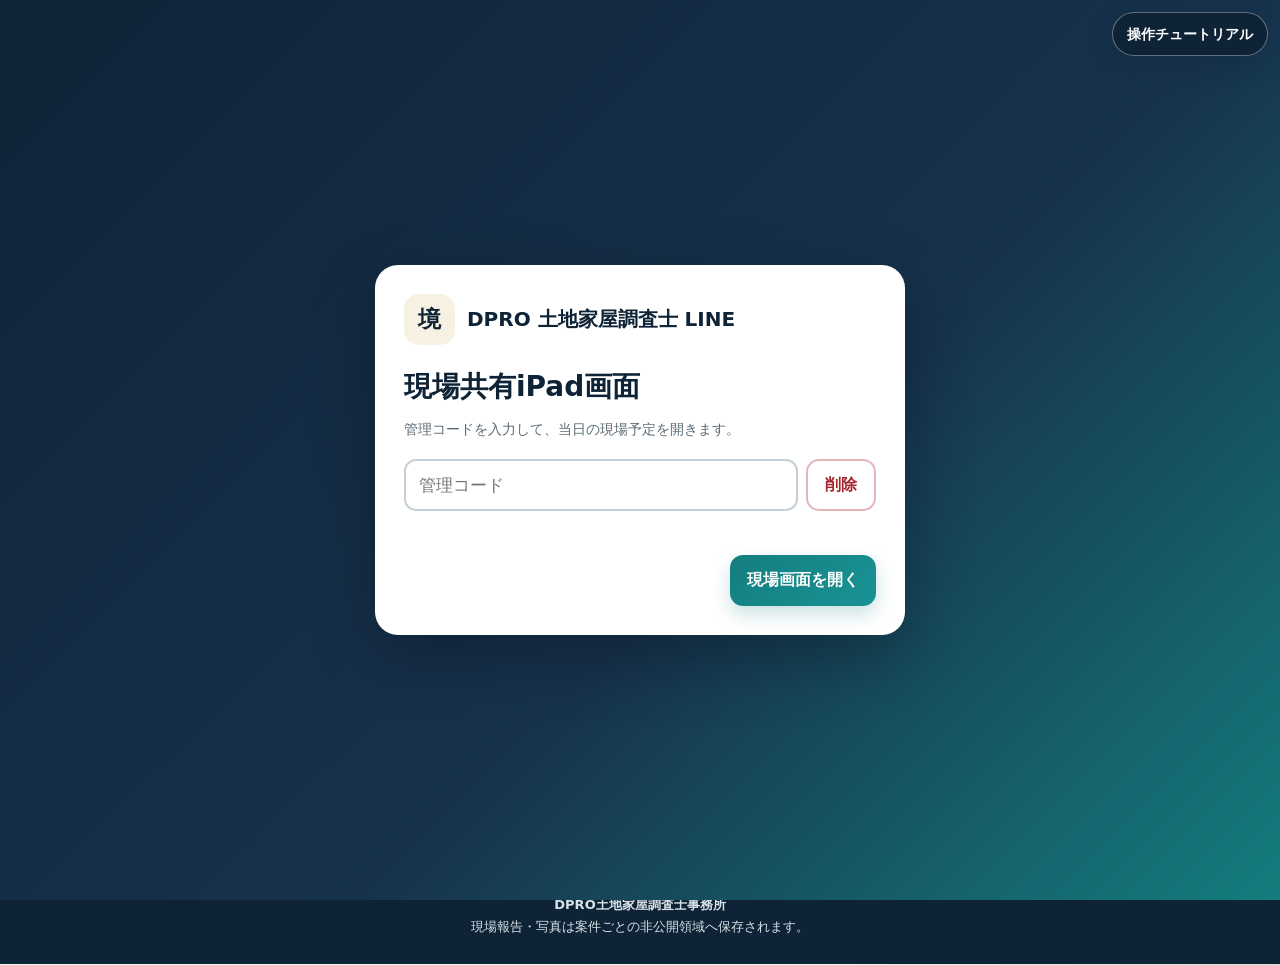
<file: owner-ipad.html>
<!doctype html>
<html lang="ja">
<head>
  <meta charset="utf-8">
  <meta name="viewport" content="width=device-width,initial-scale=1,viewport-fit=cover">
  <meta name="theme-color" content="#0f2336">
  <meta name="format-detection" content="telephone=no">
  <title>DPRO 土地家屋調査士 LINE｜現場共有iPad</title>
  <script src="config.js"></script>
  <link rel="stylesheet" href="field.css?v=chosashi-7-r2-20260717">
  <meta name="dpro-build" content="chosashi-7-r2-20260717">
</head>
<body data-mode="ipad">
  <div class="top-note">現地調査・測量・境界立会いの記録を、非公開Storageへ安全に保存します</div>

  <header class="hero">
    <div class="hero-inner">
      <div class="brand">
        <div class="brand-mark" aria-hidden="true">境</div>
        <div>
          <strong id="officeName">DPRO土地家屋調査士事務所</strong>
          <small>土地・建物の調査、測量、境界、表示登記</small>
        </div>
      </div>
      <div class="hero-row">
        <div>
          <h1 id="modeTitle">現場共有iPad</h1>
          <p id="modeLead">当日の現場予定、報告、写真、タスクを確認します。</p>
        </div>
        <div class="mode-chip" id="modeChip">現場業務</div>
      </div>
    </div>
  </header>

  <main class="main">
    <section class="control-bar">
      <div class="field">
        <label for="workDate">表示日</label>
        <input id="workDate" type="date">
      </div>
      <div class="field">
        <label for="staffSelect">担当スタッフ</label>
        <select id="staffSelect"></select>
      </div>
      <button class="btn btn-primary" id="reloadButton" type="button">再読込</button>
      <button class="btn btn-danger" id="deleteCodeButton" type="button">管理コード削除</button>
    </section>

    <section class="metric-grid">
      <div class="metric"><b id="metricToday">0</b><span>この日の現場予定</span></div>
      <div class="metric"><b id="metricUpcoming">0</b><span>今後14日間の予定</span></div>
      <div class="metric"><b id="metricTasks">0</b><span>未完了タスク</span></div>
      <div class="metric"><b id="metricReports">0</b><span>作成中・提出済み報告</span></div>
    </section>

    <div class="content-grid">
      <section class="panel">
        <div class="panel-head">
          <div>
            <h2><span id="selectedDateLabel">―</span>の現場</h2>
            <p>カードを押すと依頼者・物件・境界立会い・現場報告を確認できます。</p>
          </div>
          <span class="status teal" id="connectionChip">接続確認中</span>
        </div>
        <div class="card-list appointments" id="appointmentList"></div>
      </section>

      <div>
        <section class="panel">
          <div class="panel-head"><div><h3>今日やること</h3><p>担当タスクを期限順に表示します。</p></div></div>
          <div id="taskList"></div>
        </section>
        <section class="panel">
          <div class="panel-head"><div><h3>近日の予定</h3><p>次の現場準備を先に確認できます。</p></div></div>
          <div class="card-list" id="upcomingList"></div>
        </section>
      </div>
    </div>

    <div class="notice warning">
      写真へお客様の顔、近隣住民の個人情報、車両番号などが映り込む場合は、必要性を確認してください。「お客様にも表示」は公開してよい写真だけに設定します。
    </div>
  </main>

  <footer class="footer"><strong id="footerOffice">DPRO土地家屋調査士事務所</strong><br>現場報告・写真は案件ごとの非公開領域へ保存されます。</footer>

  <div class="drawer-backdrop" id="drawerBackdrop" hidden></div>
  <aside class="drawer" id="fieldDrawer" hidden>
    <div class="drawer-head">
      <div><h2 id="drawerTitle">現場詳細</h2><p id="drawerMeta">―</p></div>
      <button class="btn btn-secondary btn-small" id="closeDrawer" type="button">閉じる</button>
    </div>

    <section class="summary-grid" id="summaryGrid"></section>

    <section class="action-grid">
      <button class="btn btn-secondary" id="arriveButton" type="button">現場へ到着</button>
      <button class="btn btn-primary" id="startButton" type="button">作業開始</button>
      <button class="btn btn-navy" id="reportButton" type="button">報告・写真</button>
      <button class="btn btn-success" id="completeButton" type="button">作業完了</button>
    </section>

    <section class="section">
      <h3>隣接地所有者・立会い</h3>
      <p class="section-lead">連絡、立会い、境界確認・署名の現在状況です。</p>
      <div class="neighbor-grid" id="neighborList"></div>
    </section>

    <section class="section">
      <h3>この案件のタスク</h3>
      <div id="caseTaskList" style="margin-top:12px"></div>
    </section>

    <section class="section">
      <h3>現場写真</h3>
      <p class="section-lead">写真を押すと5分限定の閲覧URLで開きます。</p>
      <div class="photo-grid" id="photoList"></div>
    </section>

    <section class="section">
      <h3>現場報告履歴</h3>
      <div id="reportHistory" style="margin-top:12px"></div>
    </section>
  </aside>

  <div class="modal-backdrop" id="reportModal" hidden>
    <section class="modal">
      <div class="modal-head">
        <div><h2 id="reportModalTitle">現場報告</h2><p>現場の事実、確認事項、次の対応を記録します。</p></div>
        <button class="btn btn-secondary btn-small" id="closeReportModal" type="button">閉じる</button>
      </div>

      <div class="form-grid">
        <div class="field">
          <label for="reportType">報告種別</label>
          <select id="reportType">
            <option value="site_survey">現地調査・測量</option>
            <option value="boundary_check">境界確認</option>
            <option value="building_check">建物調査</option>
            <option value="marker_restoration">境界標復元</option>
            <option value="attendance">境界立会い</option>
            <option value="delivery">成果物お渡し</option>
            <option value="other">その他</option>
          </select>
        </div>
        <div class="field">
          <label for="weather">天候</label>
          <select id="weather">
            <option value="">選択してください</option>
            <option value="晴れ">晴れ</option>
            <option value="曇り">曇り</option>
            <option value="雨">雨</option>
            <option value="雪">雪</option>
            <option value="強風">強風</option>
            <option value="その他">その他</option>
          </select>
        </div>
        <div class="field full">
          <label for="attendees">立会い・参加者</label>
          <input id="attendees" placeholder="依頼者、隣接所有者、工務店担当者など">
        </div>
        <div class="field full">
          <label for="summary">現場概要</label>
          <textarea id="summary" placeholder="実施した作業と現場の全体状況"></textarea>
        </div>
        <div class="field full">
          <label for="findings">確認事項・測量結果・問題点</label>
          <textarea id="findings" placeholder="境界標、構造、現況、関係者説明、追加調査が必要な点など"></textarea>
        </div>
        <div class="field full">
          <label for="nextAction">次の対応</label>
          <textarea id="nextAction" placeholder="資料照合、再測量、隣接所有者への連絡、書類作成など"></textarea>
        </div>
        <div class="field full">
          <label for="clientVisibleSummary">お客様へ表示する報告</label>
          <textarea id="clientVisibleSummary" placeholder="専門用語を避け、お客様へ表示してよい内容だけを記入"></textarea>
        </div>
      </div>

      <div class="file-box">
        <div class="form-grid">
          <div class="field">
            <label for="photoType">写真種別</label>
            <select id="photoType">
              <option value="site_overview">現場全景</option>
              <option value="boundary_marker">境界標・境界杭</option>
              <option value="road">接道・道路</option>
              <option value="building_exterior">建物外観</option>
              <option value="survey_work">測量作業</option>
              <option value="attendance">境界立会い</option>
              <option value="document">現地資料</option>
              <option value="other">その他</option>
            </select>
          </div>
          <div class="field">
            <label for="photoCaption">写真説明</label>
            <input id="photoCaption" placeholder="例：北東側の既存境界杭">
          </div>
          <div class="field full">
            <label for="photoInput">写真撮影・選択</label>
            <input id="photoInput" type="file" accept="image/jpeg,image/png,image/webp" capture="environment" multiple>
            <p class="help">JPEG・PNG・WebP、1枚15MBまで。複数枚選択できます。</p>
          </div>
        </div>
        <div class="file-list" id="selectedFileList"></div>
      </div>

      <div class="file-box">
        <div class="file-row">
          <div>
            <strong>位置情報</strong>
            <p class="help" id="locationText">位置情報は未取得です。必要な現場のみ取得してください。</p>
          </div>
          <button class="btn btn-secondary" id="getLocationButton" type="button">現在地を取得</button>
        </div>
      </div>

      <label class="check-row" style="margin-top:13px">
        <input id="clientVisiblePhoto" type="checkbox">
        <span><strong>今回の写真をお客様にも表示する</strong><span class="help">個人情報や内部作業が写っていない写真だけ選択してください。</span></span>
      </label>
      <label class="check-row" style="margin-top:10px">
        <input id="completeAppointment" type="checkbox">
        <span><strong>報告保存と同時に、この予定を「完了」にする</strong><span class="help">追加作業が残る場合はチェックしません。</span></span>
      </label>

      <div class="progress" id="reportProgress" hidden><span id="reportProgressFill"></span></div>
      <p class="error" id="reportError"></p>
      <div class="modal-actions">
        <button class="btn btn-secondary" id="cancelReportButton" type="button">キャンセル</button>
        <button class="btn btn-primary" id="saveReportButton" type="button">報告と写真を保存</button>
      </div>
    </section>
  </div>

  <div class="modal-backdrop" id="taskModal" hidden>
    <section class="modal" style="width:min(560px,100%)">
      <div class="modal-head"><div><h2 id="taskModalTitle">タスク状態</h2><p>現場で確認した現在の状態へ更新します。</p></div><button class="btn btn-secondary btn-small" id="closeTaskModal" type="button">閉じる</button></div>
      <input id="taskModalTaskId" type="hidden">
      <div class="field"><label for="taskStatusSelect">状態</label><select id="taskStatusSelect"></select></div>
      <div class="modal-actions"><button class="btn btn-primary" id="taskSaveButton" type="button">状態を保存</button></div>
    </section>
  </div>

  <div class="login-screen" id="loginScreen">
    <section class="login-card">
      <div class="login-brand"><div class="brand-mark">境</div><strong>DPRO 土地家屋調査士 LINE</strong></div>
      <h2 id="loginModeTitle">現場共有iPad画面</h2>
      <p>管理コードを入力して、当日の現場予定を開きます。</p>
      <div class="code-row">
        <input id="adminCodeInput" type="password" inputmode="numeric" autocomplete="current-password" placeholder="管理コード">
        <button class="btn btn-danger" id="clearCodeButton" type="button">削除</button>
      </div>
      <p class="error" id="loginError"></p>
      <div class="modal-actions"><button class="btn btn-primary" id="loginButton" type="button">現場画面を開く</button></div>
    </section>
  </div>

  <div class="loading" id="loading" hidden><div class="loading-card"><div class="spinner"></div><strong id="loadingText">読み込んでいます</strong></div></div>
  <div class="toast" id="toast" role="status" aria-live="polite"></div>
  <div class="demo-badge" id="demoBadge" hidden>デモ画面</div>

  <script src="field-app.js?v=chosashi-7-r2-20260717"></script>
</body>
</html>
</file>
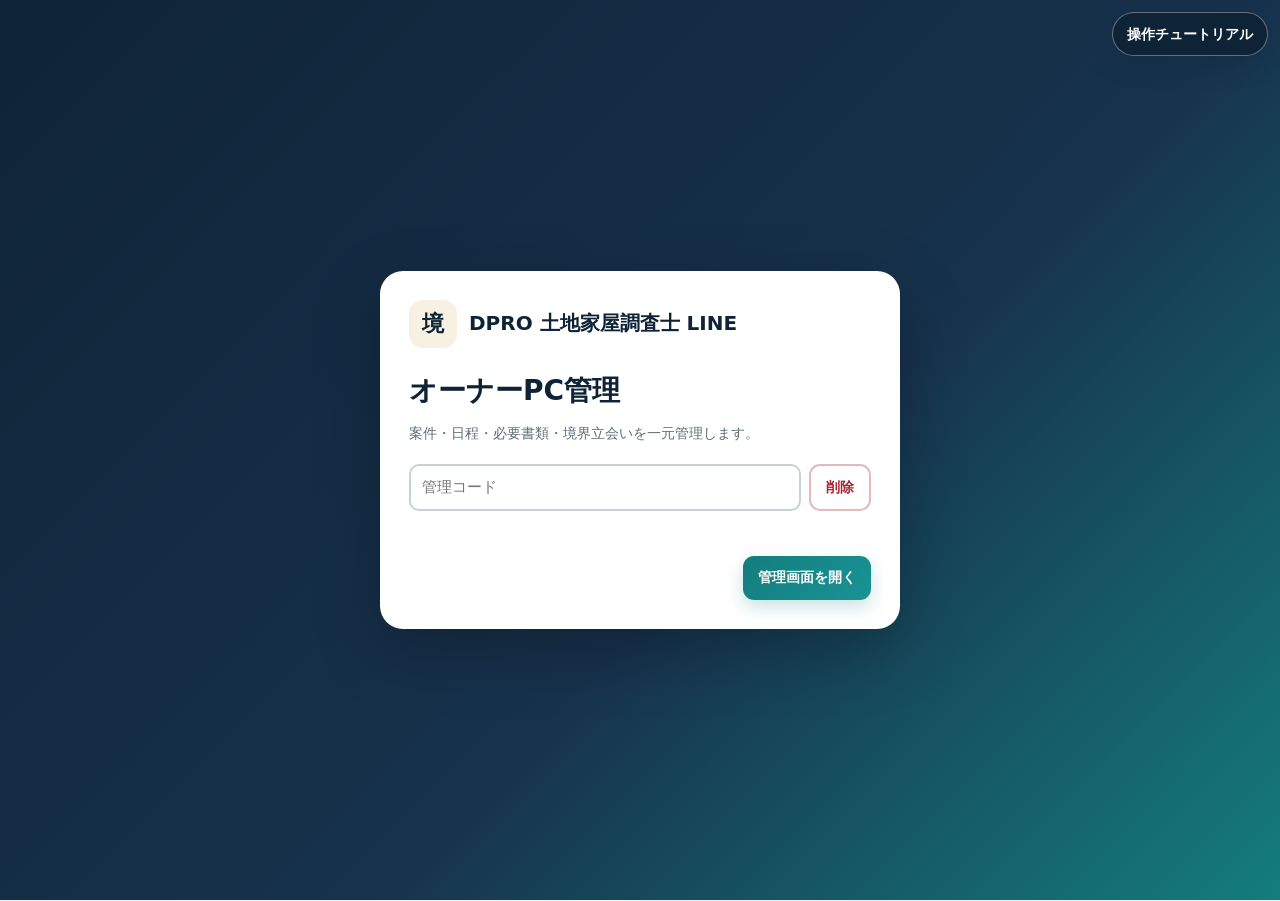
<file: owner.html>
<!doctype html>
<html lang="ja">
<head>
  <meta charset="utf-8">
  <meta name="viewport" content="width=device-width,initial-scale=1,viewport-fit=cover">
  <meta name="theme-color" content="#0f2336">
  <meta name="format-detection" content="telephone=no">
  <title>DPRO 土地家屋調査士 LINE｜オーナーPC管理</title>
  <!-- CHOSASHI-6-R1 DOCUMENT ACTION BUTTON OPTIMIZE 20260717 -->
  <script src="config.js"></script>
  <style>
    :root{
      --navy-950:#0f2336;--navy-900:#17324d;--navy-800:#244660;
      --teal-750:#0f6f70;--teal-700:#147d7e;--teal-600:#199395;--teal-100:#dff2f0;
      --sand-100:#f7f1e4;--sand-200:#eee1c6;--paper:#fff;--surface:#f3f6f7;
      --line:#d5dee3;--line-dark:#b9c7ce;--text:#1d2b35;--muted:#5d6d78;
      --success:#17643b;--success-bg:#e6f5ec;--warning:#8a5800;--warning-bg:#fff4d7;
      --danger:#a3272e;--danger-bg:#fdebed;--info:#185a89;--info-bg:#e7f2fa;
      --shadow:0 13px 32px rgba(15,35,54,.10);
      --font:system-ui,-apple-system,BlinkMacSystemFont,"Segoe UI","Noto Sans JP","Yu Gothic UI","Hiragino Kaku Gothic ProN",sans-serif;
    }
    *{box-sizing:border-box}html{scroll-behavior:smooth}
    body{margin:0;min-width:320px;color:var(--text);background:#edf2f4;font-family:var(--font);font-size:17px;line-height:1.65;-webkit-font-smoothing:antialiased}
    button,input,select,textarea{font:inherit}button{cursor:pointer}[hidden]{display:none!important}a{color:inherit}
    .app{min-height:100vh;display:grid;grid-template-columns:274px minmax(0,1fr)}
    .sidebar{position:sticky;top:0;height:100vh;overflow:auto;padding:18px 14px;color:#fff;background:linear-gradient(180deg,var(--navy-950),var(--navy-900) 65%,#124c58)}
    .brand{display:flex;align-items:center;gap:12px;padding:7px 9px 20px;border-bottom:1px solid rgba(255,255,255,.13)}
    .brand-mark{display:grid;place-items:center;width:48px;height:48px;flex:0 0 48px;border-radius:14px;color:var(--navy-950);background:var(--sand-100);font-size:22px;font-weight:900}
    .brand strong{display:block;font-size:18px;line-height:1.35}.brand small{display:block;margin-top:2px;color:rgba(255,255,255,.68);font-size:12px}
    .nav{display:grid;gap:6px;margin-top:18px}.nav-button{
      display:flex;align-items:center;gap:11px;width:100%;min-height:48px;padding:10px 12px;border:0;border-radius:12px;
      color:rgba(255,255,255,.8);background:transparent;font-size:15px;font-weight:800;text-align:left
    }
    .nav-button:hover{background:rgba(255,255,255,.07)}.nav-button.active{color:#fff;background:rgba(25,147,149,.34);box-shadow:inset 3px 0 0 #79d1ca}
    .nav-icon{display:grid;place-items:center;width:27px;height:27px;flex:0 0 27px;border-radius:8px;background:rgba(255,255,255,.1);font-size:13px}
    .side-footer{margin-top:22px;padding:14px 10px;border-top:1px solid rgba(255,255,255,.13);color:rgba(255,255,255,.65);font-size:12px}
    .main-wrap{min-width:0}
    .topbar{position:sticky;top:0;z-index:50;display:flex;align-items:center;justify-content:space-between;gap:16px;min-height:74px;padding:12px 24px;border-bottom:1px solid var(--line);background:rgba(255,255,255,.95);backdrop-filter:blur(10px)}
    .top-title{min-width:0}.top-title h1{margin:0;color:var(--navy-950);font-size:25px;line-height:1.3}.top-title p{margin:2px 0 0;color:var(--muted);font-size:13px}
    .top-actions{display:flex;align-items:center;gap:9px}
    .admin-chip{padding:8px 11px;border-radius:11px;color:var(--teal-750);background:var(--teal-100);font-size:13px;font-weight:850}
    .content{width:min(1480px,100%);margin:auto;padding:24px 26px 70px}
    .page{display:none}.page.active{display:block}
    .page-head{display:flex;align-items:flex-end;justify-content:space-between;gap:18px;margin-bottom:18px}
    .page-head h2{margin:0;color:var(--navy-950);font-size:29px;line-height:1.35}.page-head p{margin:5px 0 0;color:var(--muted);font-size:15px}
    .panel{padding:21px;border:1px solid var(--line);border-radius:19px;background:#fff;box-shadow:var(--shadow)}
    .panel+.panel{margin-top:17px}
    .panel-head{display:flex;justify-content:space-between;align-items:center;gap:14px;margin-bottom:15px}
    .panel-head h3{margin:0;color:var(--navy-950);font-size:20px}.panel-head p{margin:3px 0 0;color:var(--muted);font-size:13px}
    .metric-grid{display:grid;grid-template-columns:repeat(6,minmax(0,1fr));gap:12px;margin-bottom:17px}
    .metric{min-height:112px;padding:16px;border:1px solid var(--line);border-radius:17px;background:#fff;box-shadow:0 7px 17px rgba(15,35,54,.06)}
    .metric b{display:block;color:var(--navy-950);font-size:29px;line-height:1.2}.metric span{display:block;margin-top:7px;color:var(--muted);font-size:13px;font-weight:700}.metric.attention{border-color:#eccf91;background:#fffaf0}.metric.review{border-color:#a8d7d2;background:#f3fbfa}
    .two-col{display:grid;grid-template-columns:minmax(0,1.25fr) minmax(360px,.75fr);gap:17px}.three-col{display:grid;grid-template-columns:repeat(3,minmax(0,1fr));gap:14px}
    .btn{display:inline-flex;align-items:center;justify-content:center;gap:7px;min-height:44px;padding:9px 15px;border:0;border-radius:11px;font-size:14px;font-weight:850;text-decoration:none;transition:.15s}
    .btn:hover{transform:translateY(-1px)}.btn:disabled{opacity:.55;cursor:not-allowed;transform:none}
    .btn-primary{color:#fff;background:linear-gradient(135deg,var(--teal-700),var(--teal-600));box-shadow:0 7px 17px rgba(20,125,126,.22)}
    .btn-navy{color:#fff;background:var(--navy-900)}.btn-secondary{color:var(--navy-900);border:2px solid var(--line-dark);background:#fff}
    .btn-danger{color:var(--danger);border:2px solid #e5b9bd;background:#fff}.btn-small{min-height:38px;padding:7px 11px;font-size:13px}
    .filters{display:flex;flex-wrap:wrap;gap:10px;align-items:end;margin-bottom:15px;padding:14px;border:1px solid var(--line);border-radius:15px;background:var(--surface)}
    .filter{min-width:160px;flex:1}.filter.wide{min-width:250px;flex:2}.filter label,.field label{display:block;margin-bottom:5px;color:var(--navy-950);font-size:13px;font-weight:850}
    input,select,textarea{width:100%;min-height:45px;padding:9px 11px;border:2px solid #c7d2d8;border-radius:10px;color:var(--text);background:#fff;outline:none;font-size:15px}
    textarea{min-height:100px;resize:vertical}input:focus,select:focus,textarea:focus{border-color:var(--teal-700);box-shadow:0 0 0 3px rgba(20,125,126,.13)}
    .table-wrap{overflow:auto;border:1px solid var(--line);border-radius:15px}
    table{width:100%;border-collapse:collapse;min-width:780px;background:#fff}
    th,td{padding:12px 13px;border-bottom:1px solid var(--line);text-align:left;vertical-align:top}th{position:sticky;top:0;color:var(--navy-900);background:#edf2f4;font-size:12px;letter-spacing:.02em}
    td{font-size:14px}.click-row{cursor:pointer}.click-row:hover{background:#f3faf9}tr:last-child td{border-bottom:0}
    .status{display:inline-flex;align-items:center;padding:5px 9px;border-radius:999px;font-size:12px;font-weight:850;white-space:nowrap}
    .status.teal{color:#0b5e5f;background:var(--teal-100)}.status.green{color:var(--success);background:var(--success-bg)}.status.yellow{color:var(--warning);background:var(--warning-bg)}
    .status.red{color:var(--danger);background:var(--danger-bg)}.status.blue{color:var(--info);background:var(--info-bg)}.status.gray{color:#53636d;background:#e9eef0}
    .priority{font-weight:900}.priority.urgent{color:var(--danger)}.priority.high{color:#b06300}.priority.normal{color:var(--navy-900)}.priority.low{color:var(--muted)}
    .list{display:grid;gap:10px}.list-item{padding:13px;border:1px solid var(--line);border-radius:13px;background:#fff}.list-item:hover{border-color:#9bc7c3}
    .list-top{display:flex;justify-content:space-between;align-items:flex-start;gap:12px}.list-title{color:var(--navy-950);font-weight:850}.list-sub{margin-top:3px;color:var(--muted);font-size:13px}
    .empty{padding:25px;border:1px dashed #a9bbc4;border-radius:14px;color:var(--muted);background:var(--surface);text-align:center;font-size:14px}
    .case-board{display:grid;gap:10px}.case-card{padding:15px;border:1px solid var(--line);border-radius:15px;background:#fff;cursor:pointer}.case-card:hover{border-color:#8fc1bd;box-shadow:0 5px 14px rgba(15,35,54,.06)}
    .case-no{color:var(--teal-700);font-size:12px;font-weight:900}.case-name{margin-top:2px;color:var(--navy-950);font-size:16px;font-weight:900}.case-meta{margin-top:4px;color:var(--muted);font-size:12px}
    .drawer-backdrop{position:fixed;inset:0;z-index:80;background:rgba(15,35,54,.48);backdrop-filter:blur(2px)}
    .drawer{position:fixed;z-index:81;top:0;right:0;width:min(920px,96vw);height:100vh;overflow:auto;padding:22px;background:#f2f5f6;box-shadow:-18px 0 50px rgba(0,0,0,.2)}
    .drawer-head{position:sticky;top:-22px;z-index:5;display:flex;justify-content:space-between;gap:14px;align-items:flex-start;margin:-22px -22px 16px;padding:19px 22px;border-bottom:1px solid var(--line);background:rgba(255,255,255,.97);backdrop-filter:blur(8px)}
    .drawer-head h2{margin:0;color:var(--navy-950);font-size:24px}.drawer-head p{margin:3px 0 0;color:var(--muted);font-size:13px}
    .detail-tabs{display:flex;gap:7px;overflow:auto;margin-bottom:13px}.detail-tab{flex:0 0 auto;min-height:40px;padding:8px 12px;border:2px solid var(--line);border-radius:999px;color:var(--navy-900);background:#fff;font-size:13px;font-weight:850}
    .detail-tab.active{color:#fff;border-color:var(--teal-700);background:var(--teal-700)}
    .detail-content{display:none}.detail-content.active{display:block}
    .form-grid{display:grid;grid-template-columns:repeat(2,minmax(0,1fr));gap:13px}.field.full{grid-column:1/-1}.field small{display:block;margin-top:4px;color:var(--muted);font-size:12px}
    .actions{display:flex;justify-content:flex-end;gap:9px;margin-top:16px}
    .summary-grid{display:grid;grid-template-columns:repeat(3,minmax(0,1fr));gap:10px;margin-bottom:14px}
    .summary-box{padding:12px;border:1px solid var(--line);border-radius:13px;background:var(--surface)}.summary-box span{display:block;color:var(--muted);font-size:11px;font-weight:750}.summary-box strong{display:block;margin-top:3px;color:var(--navy-950);font-size:14px;overflow-wrap:anywhere}
    .inline-form{margin-top:13px;padding:14px;border:1px solid var(--line);border-radius:14px;background:var(--surface)}
    .review-card{padding:14px;border:1px solid var(--line);border-radius:14px;background:#fff}.review-card+.review-card{margin-top:10px}.review-actions{display:flex;flex-wrap:wrap;gap:7px;margin-top:10px}
    .login-screen{position:fixed;inset:0;z-index:200;display:grid;place-items:center;padding:20px;background:linear-gradient(135deg,var(--navy-950),var(--navy-900) 58%,var(--teal-700))}
    .login-card{width:min(520px,100%);padding:29px;border-radius:23px;background:#fff;box-shadow:0 22px 65px rgba(0,0,0,.26)}
    .login-brand{display:flex;align-items:center;gap:12px;margin-bottom:20px}.login-brand strong{color:var(--navy-950);font-size:20px}.login-card h2{margin:0;color:var(--navy-950);font-size:28px}.login-card p{margin:8px 0 0;color:var(--muted);font-size:14px}
    .admin-code-row{display:grid;grid-template-columns:1fr auto;gap:8px;margin-top:19px}.login-error{min-height:1.5em;margin:7px 0 0;color:var(--danger);font-size:13px;font-weight:800}
    .modal-backdrop{position:fixed;inset:0;z-index:120;display:grid;place-items:center;padding:20px;background:rgba(15,35,54,.55)}
    .modal{width:min(650px,100%);max-height:90vh;overflow:auto;padding:22px;border-radius:20px;background:#fff;box-shadow:0 22px 65px rgba(0,0,0,.26)}
    .modal-head{display:flex;justify-content:space-between;gap:12px;align-items:center;margin-bottom:14px}.modal-head h3{margin:0;color:var(--navy-950);font-size:21px}
    .loading{position:fixed;inset:0;z-index:300;display:grid;place-items:center;background:rgba(15,35,54,.67);backdrop-filter:blur(3px)}
    .loading-card{width:min(340px,calc(100% - 30px));padding:24px;border-radius:19px;background:#fff;text-align:center}.spinner{width:43px;height:43px;margin:0 auto 12px;border:5px solid #d8e8e7;border-top-color:var(--teal-700);border-radius:50%;animation:spin .85s linear infinite}@keyframes spin{to{transform:rotate(360deg)}}
    .toast{position:fixed;z-index:400;left:50%;bottom:max(18px,env(safe-area-inset-bottom));width:min(620px,calc(100% - 28px));transform:translate(-50%,30px);padding:14px 17px;border-radius:13px;color:#fff;background:var(--navy-950);box-shadow:0 15px 40px rgba(0,0,0,.28);opacity:0;pointer-events:none;transition:.25s;text-align:center;font-size:14px;font-weight:800}.toast.show{transform:translate(-50%,0);opacity:1}.toast.error{background:var(--danger)}
    .mobile-menu{display:none}
    @media(max-width:1120px){.metric-grid{grid-template-columns:repeat(3,1fr)}.two-col{grid-template-columns:1fr}.three-col{grid-template-columns:1fr 1fr}}
    @media(max-width:820px){
      body{font-size:16px}.app{display:block}.sidebar{position:fixed;z-index:70;left:-290px;width:274px;transition:left .2s}.sidebar.open{left:0}.mobile-menu{display:inline-flex}
      .topbar{padding:11px 14px}.top-title h1{font-size:21px}.top-title p{display:none}.content{padding:17px 12px 60px}.metric-grid{grid-template-columns:1fr 1fr}.page-head{align-items:flex-start;flex-direction:column}
      .three-col,.form-grid,.summary-grid{grid-template-columns:1fr}.field.full{grid-column:auto}.drawer{width:100vw;padding:14px}.drawer-head{top:-14px;margin:-14px -14px 14px;padding:15px}
      .top-actions .admin-chip{display:none}.panel{padding:15px}
    }
    @media(max-width:480px){.metric-grid{grid-template-columns:1fr}.top-actions .btn-secondary{display:none}.admin-code-row{grid-template-columns:1fr}.list-top{flex-direction:column}}
    @media(prefers-reduced-motion:reduce){*{scroll-behavior:auto!important;animation:none!important;transition:none!important}}
  </style>
</head>
<body>
  <div class="login-screen" id="loginScreen">
    <div class="login-card">
      <div class="login-brand"><div class="brand-mark">境</div><strong>DPRO 土地家屋調査士 LINE</strong></div>
      <h2>オーナーPC管理</h2>
      <p>案件・日程・必要書類・境界立会いを一元管理します。</p>
      <div class="admin-code-row">
        <input id="adminCodeInput" type="password" inputmode="numeric" autocomplete="current-password" placeholder="管理コード">
        <button class="btn btn-danger" id="clearAdminCode" type="button">削除</button>
      </div>
      <p class="login-error" id="loginError"></p>
      <div class="actions"><button class="btn btn-primary" id="loginButton" type="button">管理画面を開く</button></div>
    </div>
  </div>

  <div class="app">
    <aside class="sidebar" id="sidebar">
      <div class="brand"><div class="brand-mark">境</div><div><strong id="sideOfficeName">DPRO土地家屋調査士事務所</strong><small>OWNER PC MANAGEMENT</small></div></div>
      <nav class="nav">
        <button class="nav-button active" data-page="dashboard"><span class="nav-icon">本</span>ダッシュボード</button>
        <button class="nav-button" data-page="reception"><span class="nav-icon">受</span>電話・来所受付</button>
        <button class="nav-button" data-page="cases"><span class="nav-icon">案</span>案件一覧</button>
        <button class="nav-button" data-page="schedule"><span class="nav-icon">予</span>予定管理</button>
        <button class="nav-button" data-page="tasks"><span class="nav-icon">務</span>今日やること</button>
        <button class="nav-button" data-page="documents"><span class="nav-icon">書</span>必要書類確認</button>
        <button class="nav-button" data-page="search"><span class="nav-icon">検</span>依頼者・物件検索</button>
        <button class="nav-button" data-page="system"><span class="nav-icon">診</span>システム確認</button>
      </nav>
      <div class="side-footer">30分単位／過去日時防止／スタッフ重複防止／電話番号正規化</div>
    </aside>

    <div class="main-wrap">
      <header class="topbar">
        <div class="top-actions">
          <button class="btn btn-secondary btn-small mobile-menu" id="mobileMenuButton" type="button">メニュー</button>
          <div class="top-title"><h1 id="topPageTitle">ダッシュボード</h1><p id="topPageSubtitle">今日の業務と優先対応を確認します</p></div>
        </div>
        <div class="top-actions">
          <span class="admin-chip" id="officeChip">接続確認中</span>
          <button class="btn btn-secondary btn-small" id="reloadButton" type="button">再読込</button>
          <button class="btn btn-danger btn-small" id="logoutButton" type="button">管理コード削除</button>
        </div>
      </header>

      <main class="content">
        <section class="page active" data-page-panel="dashboard">
          <div class="page-head"><div><h2>ダッシュボード</h2><p>案件、今日の予定、未完了タスク、提出資料を優先順に確認できます。</p></div><button class="btn btn-primary" data-open-page="reception">新規受付を登録</button></div>
          <div class="metric-grid">
            <div class="metric"><b id="metricOpenCases">0</b><span>進行中の案件</span></div>
            <div class="metric"><b id="metricTodayAppointments">0</b><span>本日の予定</span></div>
            <div class="metric attention"><b id="metricOpenTasks">0</b><span>未完了タスク</span></div>
            <div class="metric attention"><b id="metricOverdueTasks">0</b><span>期限超過タスク</span></div>
            <div class="metric review"><b id="metricPendingDocuments">0</b><span>確認待ち資料</span></div>
            <div class="metric review"><b id="metricBoundary">0</b><span>境界確認・署名待ち</span></div>
          </div>
          <div class="two-col">
            <section class="panel"><div class="panel-head"><div><h3>優先して確認する案件</h3><p>更新が新しい進行中案件です。</p></div><button class="btn btn-secondary btn-small" data-open-page="cases">すべて見る</button></div><div class="case-board" id="dashboardCases"></div></section>
            <div>
              <section class="panel"><div class="panel-head"><div><h3>本日・近日の予定</h3><p>相談、現地調査、境界立会い。</p></div></div><div class="list" id="dashboardAppointments"></div></section>
              <section class="panel"><div class="panel-head"><div><h3>今日やること</h3><p>期限が近い順に表示します。</p></div></div><div class="list" id="dashboardTasks"></div></section>
            </div>
          </div>
        </section>

        <section class="page" data-page-panel="reception">
          <div class="page-head"><div><h2>電話・来所受付</h2><p>既存依頼者を電話番号・氏名・顧客番号で確認し、そのまま案件を登録します。</p></div></div>
          <section class="panel">
            <div class="filters">
              <div class="filter wide"><label for="receptionClientSearch">既存依頼者検索</label><input id="receptionClientSearch" placeholder="電話番号、氏名、顧客番号"></div>
              <button class="btn btn-secondary" id="receptionClientSearchButton" type="button">検索</button>
              <button class="btn btn-danger" id="receptionClientClearButton" type="button">選択を解除</button>
            </div>
            <div id="receptionClientResults" class="list"></div>
            <div id="selectedClientBox" class="panel" hidden style="margin-top:13px;background:#f3faf9"></div>
            <div class="form-grid" style="margin-top:17px">
              <div class="field"><label for="receptionName">お名前</label><input id="receptionName" placeholder="山田 太郎"></div>
              <div class="field"><label for="receptionPhone">電話番号</label><input id="receptionPhone" inputmode="tel" placeholder="090-1234-5678"></div>
              <div class="field"><label for="receptionSource">受付経路</label><select id="receptionSource"><option value="phone">電話</option><option value="visit">来所</option><option value="referral">紹介</option><option value="partner">提携先</option></select></div>
              <div class="field"><label for="receptionCaseType">相談種別</label><select id="receptionCaseType"></select></div>
              <div class="field full"><label for="receptionSummary">相談内容</label><textarea id="receptionSummary" placeholder="現在の状況、相談の経緯、希望時期など"></textarea></div>
              <div class="field"><label for="receptionPrefecture">都道府県</label><input id="receptionPrefecture" value="福岡県"></div>
              <div class="field"><label for="receptionCity">市区町村</label><input id="receptionCity" placeholder="糟屋郡志免町"></div>
              <div class="field full"><label for="receptionAddress">対象所在地</label><input id="receptionAddress" placeholder="志免中央2-10-5"></div>
              <div class="field"><label for="receptionLot">地番</label><input id="receptionLot" placeholder="123番4"></div>
              <div class="field"><label for="receptionOwner">所有者名</label><input id="receptionOwner" placeholder="山田 太郎"></div>
            </div>
            <p class="login-error" id="receptionError"></p>
            <div class="actions"><button class="btn btn-primary" id="receptionSubmitButton" type="button">相談案件を登録</button></div>
          </section>
        </section>

        <section class="page" data-page-panel="cases">
          <div class="page-head"><div><h2>案件一覧</h2><p>案件番号、相談名、状態、担当者から絞り込みます。</p></div></div>
          <section class="panel">
            <div class="filters">
              <div class="filter wide"><label for="caseSearch">案件検索</label><input id="caseSearch" placeholder="案件番号・案件名"></div>
              <div class="filter"><label for="caseStatusFilter">状態</label><select id="caseStatusFilter"><option value="open">進行中</option><option value="">すべて</option></select></div>
              <div class="filter"><label for="caseTypeFilter">種別</label><select id="caseTypeFilter"><option value="">すべて</option></select></div>
              <button class="btn btn-primary" id="caseSearchButton" type="button">検索</button>
            </div>
            <div class="table-wrap"><table><thead><tr><th>案件</th><th>依頼者・物件</th><th>状態</th><th>担当</th><th>次に行うこと</th><th>更新</th></tr></thead><tbody id="caseTableBody"></tbody></table></div>
          </section>
        </section>

        <section class="page" data-page-panel="schedule">
          <div class="page-head"><div><h2>予定管理</h2><p>相談・現地調査・境界立会いを30分単位で管理します。</p></div><button class="btn btn-primary" id="openAppointmentModal" type="button">予定を追加</button></div>
          <section class="panel"><div class="filters"><div class="filter"><label for="scheduleFrom">開始日</label><input id="scheduleFrom" type="date"></div><div class="filter"><label for="scheduleTo">終了日</label><input id="scheduleTo" type="date"></div><button class="btn btn-primary" id="scheduleSearchButton" type="button">表示</button></div><div class="table-wrap"><table><thead><tr><th>日時</th><th>種別・予定名</th><th>案件・依頼者</th><th>担当</th><th>場所</th><th>状態</th></tr></thead><tbody id="scheduleTableBody"></tbody></table></div></section>
        </section>

        <section class="page" data-page-panel="tasks">
          <div class="page-head"><div><h2>今日やること</h2><p>期限、優先度、担当者を確認し、完了状態へ更新します。</p></div><button class="btn btn-primary" id="openTaskModal" type="button">タスクを追加</button></div>
          <section class="panel"><div class="filters"><div class="filter"><label for="taskStatusFilter">状態</label><select id="taskStatusFilter"><option value="open">未完了</option><option value="">すべて</option><option value="completed">完了</option></select></div><button class="btn btn-primary" id="taskSearchButton" type="button">表示</button></div><div class="table-wrap"><table><thead><tr><th>期限</th><th>タスク</th><th>案件</th><th>担当</th><th>優先度</th><th>状態・操作</th></tr></thead><tbody id="taskTableBody"></tbody></table></div></section>
        </section>

        <section class="page" data-page-panel="documents">
          <div class="page-head"><div><h2>必要書類確認</h2><p>お客様が提出した資料を開き、確認済みまたは差戻しに更新します。</p></div></div>
          <section class="panel"><div class="filters"><div class="filter"><label for="documentStatusFilter">確認状態</label><select id="documentStatusFilter"><option value="pending">確認待ち</option><option value="all">すべて</option><option value="accepted">確認済み</option><option value="rejected">差戻し</option></select></div><button class="btn btn-primary" id="documentSearchButton" type="button">表示</button></div><div id="documentReviewList"></div></section>
        </section>

        <section class="page" data-page-panel="search">
          <div class="page-head"><div><h2>依頼者・物件検索</h2><p>電話番号はハイフン、全角、+81形式を同一番号として検索します。</p></div></div>
          <div class="two-col">
            <section class="panel"><div class="panel-head"><div><h3>依頼者検索</h3><p>氏名・電話番号・顧客番号。</p></div></div><div class="filters"><div class="filter wide"><input id="clientSearchInput" placeholder="検索語を入力"></div><button class="btn btn-primary" id="clientSearchButton" type="button">検索</button></div><div class="list" id="clientSearchResults"></div></section>
            <section class="panel"><div class="panel-head"><div><h3>物件検索</h3><p>所在地・地番・家屋番号・所有者名。</p></div></div><div class="filters"><div class="filter wide"><input id="propertySearchInput" placeholder="検索語を入力"></div><button class="btn btn-primary" id="propertySearchButton" type="button">検索</button></div><div class="list" id="propertySearchResults"></div></section>
          </div>
        </section>

        <section class="page" data-page-panel="system">
          <div class="page-head"><div><h2>システム確認</h2><p>営業前にAPI、データベース、電話番号正規化、非公開Storageを一括確認します。</p></div></div>
          <section class="panel"><div class="actions" style="justify-content:flex-start;margin-top:0"><button class="btn btn-primary" id="systemCheckButton" type="button">system-checkを実行</button><button class="btn btn-secondary" id="demoPrepareButton" type="button">デモデータを再生成</button></div><div id="systemCheckResult" style="margin-top:16px"></div></section>
        </section>
      </main>
    </div>
  </div>

  <div class="drawer-backdrop" id="drawerBackdrop" hidden></div>
  <aside class="drawer" id="caseDrawer" hidden>
    <div class="drawer-head"><div><h2 id="drawerCaseTitle">案件詳細</h2><p id="drawerCaseMeta">―</p></div><button class="btn btn-secondary" id="closeDrawer" type="button">閉じる</button></div>
    <div class="detail-tabs">
      <button class="detail-tab active" data-detail-tab="overview">案件・進捗</button>
      <button class="detail-tab" data-detail-tab="documents">必要書類</button>
      <button class="detail-tab" data-detail-tab="boundary">境界立会い</button>
      <button class="detail-tab" data-detail-tab="tasks">タスク</button>
      <button class="detail-tab" data-detail-tab="appointments">予定</button>
      <button class="detail-tab" data-detail-tab="communications">連絡記録</button>
    </div>

    <div class="detail-content active" data-detail-content="overview">
      <section class="panel">
        <div class="summary-grid" id="drawerSummary"></div>
        <div class="form-grid">
          <div class="field"><label for="detailAssignedStaff">担当者</label><select id="detailAssignedStaff"></select></div>
          <div class="field"><label for="detailPriority">優先度</label><select id="detailPriority"><option value="low">低</option><option value="normal">通常</option><option value="high">高</option><option value="urgent">緊急</option></select></div>
          <div class="field full"><label for="detailCurrentAction">現在の対応</label><textarea id="detailCurrentAction"></textarea></div>
          <div class="field full"><label for="detailNextAction">次に行うこと</label><textarea id="detailNextAction"></textarea></div>
          <div class="field"><label for="detailTargetDate">完了目標日</label><input id="detailTargetDate" type="date"></div>
          <div class="field"><label for="detailEstimate">見積金額</label><input id="detailEstimate" type="number" min="0" step="1000"></div>
          <div class="field full"><label for="detailPublicMessage">お客様へ表示する進捗</label><textarea id="detailPublicMessage"></textarea></div>
          <div class="field full"><label for="detailInternalNotes">内部注意・引継ぎ</label><textarea id="detailInternalNotes"></textarea></div>
        </div>
        <div class="actions"><button class="btn btn-primary" id="saveCaseButton" type="button">案件情報を保存</button></div>
        <div class="inline-form">
          <div class="form-grid"><div class="field"><label for="detailStatusSelect">案件状態</label><select id="detailStatusSelect"></select></div><div class="field full"><label for="detailStatusMessage">状態変更時のお客様向け文面</label><textarea id="detailStatusMessage"></textarea></div></div>
          <div class="actions"><button class="btn btn-navy" id="updateStatusButton" type="button">案件状態を更新</button></div>
        </div>
      </section>
    </div>

    <div class="detail-content" data-detail-content="documents">
      <section class="panel"><div class="panel-head"><div><h3>必要書類依頼</h3><p>お客様マイページへ表示する必要書類です。</p></div></div><div id="caseRequestList"></div>
        <div class="inline-form"><div class="form-grid"><div class="field"><label for="requestTitle">必要書類名</label><input id="requestTitle" placeholder="例：既存の地積測量図"></div><div class="field"><label for="requestDueDate">提出目安</label><input id="requestDueDate" type="date"></div><div class="field full"><label for="requestDescription">説明</label><textarea id="requestDescription"></textarea></div></div><div class="actions"><button class="btn btn-primary" id="createRequestButton" type="button">必要書類を追加</button></div></div>
      </section>
      <section class="panel"><div class="panel-head"><div><h3>提出資料</h3><p>確認、差戻し、限定URLでの閲覧。</p></div></div><div id="caseDocumentList"></div></section>
    </div>

    <div class="detail-content" data-detail-content="boundary">
      <section class="panel"><div class="panel-head"><div><h3>隣接地所有者・立会い状況</h3><p>連絡、日程、境界確認、署名を管理します。</p></div></div><div id="caseNeighborList"></div></section>
    </div>

    <div class="detail-content" data-detail-content="tasks">
      <section class="panel"><div class="panel-head"><div><h3>案件タスク</h3><p>未完了作業と担当者を確認します。</p></div></div><div id="caseTaskList"></div><div class="inline-form"><div class="form-grid"><div class="field full"><label for="caseTaskTitle">タスク名</label><input id="caseTaskTitle"></div><div class="field"><label for="caseTaskStaff">担当者</label><select id="caseTaskStaff"></select></div><div class="field"><label for="caseTaskDue">期限</label><input id="caseTaskDue" type="datetime-local" step="1800"></div></div><div class="actions"><button class="btn btn-primary" id="createCaseTaskButton" type="button">タスクを追加</button></div></div></section>
    </div>

    <div class="detail-content" data-detail-content="appointments">
      <section class="panel"><div class="panel-head"><div><h3>案件予定</h3><p>相談・現地調査・境界立会い。</p></div><button class="btn btn-primary btn-small" id="createCaseAppointmentButton" type="button">この案件に予定を追加</button></div><div id="caseAppointmentList"></div></section>
    </div>

    <div class="detail-content" data-detail-content="communications">
      <section class="panel"><div class="panel-head"><div><h3>連絡記録</h3><p>電話、LINE文面コピー、メール、来所対応の記録です。</p></div></div><div id="caseCommunicationList"></div><div class="inline-form"><div class="form-grid"><div class="field"><label for="communicationDirection">区分</label><select id="communicationDirection"><option value="outbound">お客様への連絡</option><option value="internal">内部記録</option></select></div><div class="field"><label for="communicationChannel">方法</label><select id="communicationChannel"><option value="phone">電話</option><option value="line">LINE</option><option value="email">メール</option><option value="visit">来所</option><option value="mail">郵送</option><option value="other">その他</option></select></div><div class="field"><label for="communicationStaff">担当者</label><select id="communicationStaff"></select></div><div class="field full"><label for="communicationSubject">件名</label><input id="communicationSubject"></div><div class="field full"><label for="communicationBody">内容</label><textarea id="communicationBody"></textarea></div></div><div class="actions"><button class="btn btn-primary" id="createCommunicationButton" type="button">連絡記録を追加</button></div></div></section>
    </div>
  </aside>

  <div class="modal-backdrop" id="appointmentModal" hidden><div class="modal"><div class="modal-head"><h3>予定を追加</h3><button class="btn btn-secondary btn-small" data-close-modal="appointmentModal">閉じる</button></div><div class="form-grid"><div class="field full"><label for="appointmentCaseId">案件ID</label><input id="appointmentCaseId" placeholder="案件詳細から開くと自動設定"></div><div class="field"><label for="appointmentType">種別</label><select id="appointmentType"><option value="consultation">相談</option><option value="site_survey">現地調査</option><option value="boundary_attendance">境界立会い</option><option value="client_meeting">打ち合わせ</option><option value="document_signing">書類署名</option><option value="delivery">成果物お渡し</option><option value="internal">内部予定</option><option value="other">その他</option></select></div><div class="field"><label for="appointmentStaff">担当者</label><select id="appointmentStaff"></select></div><div class="field full"><label for="appointmentTitle">予定名</label><input id="appointmentTitle"></div><div class="field"><label for="appointmentStart">開始日時</label><input id="appointmentStart" type="datetime-local" step="1800"></div><div class="field"><label for="appointmentEnd">終了日時</label><input id="appointmentEnd" type="datetime-local" step="1800"></div><div class="field full"><label for="appointmentLocation">場所</label><input id="appointmentLocation"></div></div><p class="login-error" id="appointmentError"></p><div class="actions"><button class="btn btn-primary" id="appointmentSubmitButton" type="button">予定を登録</button></div></div></div>

  <div class="modal-backdrop" id="taskModal" hidden><div class="modal"><div class="modal-head"><h3>タスクを追加</h3><button class="btn btn-secondary btn-small" data-close-modal="taskModal">閉じる</button></div><div class="form-grid"><div class="field full"><label for="taskModalCaseId">案件ID（任意）</label><input id="taskModalCaseId"></div><div class="field full"><label for="taskModalTitle">タスク名</label><input id="taskModalTitle"></div><div class="field"><label for="taskModalStaff">担当者</label><select id="taskModalStaff"></select></div><div class="field"><label for="taskModalPriority">優先度</label><select id="taskModalPriority"><option value="normal">通常</option><option value="high">高</option><option value="urgent">緊急</option><option value="low">低</option></select></div><div class="field"><label for="taskModalDue">期限</label><input id="taskModalDue" type="datetime-local" step="1800"></div><div class="field full"><label for="taskModalDescription">説明</label><textarea id="taskModalDescription"></textarea></div></div><p class="login-error" id="taskModalError"></p><div class="actions"><button class="btn btn-primary" id="taskModalSubmitButton" type="button">タスクを登録</button></div></div></div>

  <div class="loading" id="loading" hidden><div class="loading-card"><div class="spinner"></div><strong id="loadingText">読み込んでいます</strong></div></div>
  <div class="toast" id="toast" role="status" aria-live="polite"></div>

  <script>
    "use strict";
    const CONFIG=window.DPRO_CONFIG||{},$=id=>document.getElementById(id),qsa=s=>Array.from(document.querySelectorAll(s));
    const params=new URLSearchParams(location.search);
    const state={
      adminCode:"",office:null,dashboard:null,staff:[],cases:[],appointments:[],tasks:[],documents:[],
      currentCase:null,selectedReceptionClient:null,currentPage:"dashboard",demo:params.get("demo")==="1"
    };
    const PAGE_META={
      dashboard:["ダッシュボード","今日の業務と優先対応を確認します"],reception:["電話・来所受付","既存依頼者を確認して案件を登録します"],
      cases:["案件一覧","進捗、担当者、物件から案件を確認します"],schedule:["予定管理","30分単位の予定と重複を管理します"],
      tasks:["今日やること","期限と優先度から作業を確認します"],documents:["必要書類確認","提出資料を確認・差戻しします"],
      search:["依頼者・物件検索","電話番号・氏名・所在地から検索します"],system:["システム確認","営業前の一括検査を実行します"]
    };
    const CASE_TYPES={
      boundary_confirmation:"境界確認・確定測量",boundary_marker_restoration:"境界標復元",land_subdivision:"土地分筆登記",
      land_merger:"土地合筆登記",land_category_change:"地目変更登記",land_area_correction:"地積更正登記",
      current_condition_survey:"現況測量",building_title_registration:"建物表題登記",building_change_registration:"建物変更登記",
      building_loss_registration:"建物滅失登記",unregistered_building:"未登記建物",property_investigation:"不動産調査",
      inheritance_property:"相続不動産",other:"その他"
    };
    const CASE_STATUS={
      inquiry_received:"相談受付",reviewing:"内容確認中",estimate_preparing:"見積作成中",estimate_submitted:"見積提出済み",
      engagement_waiting:"依頼手続き待ち",accepted:"受任済み",document_research:"資料調査中",site_schedule_adjusting:"現地調査日調整中",
      site_surveying:"現地調査・測量中",boundary_schedule_adjusting:"境界立会い日調整中",boundary_confirmation:"境界確認中",
      document_preparing:"書類作成中",signature_waiting:"署名・押印待ち",application_preparing:"申請準備中",
      application_submitted:"法務局申請済み",correction_required:"補正対応中",registration_completed:"登記完了",
      delivery_preparing:"納品準備中",completed:"完了",on_hold:"保留",declined:"受任せず",cancelled:"キャンセル"
    };
    const TASK_STATUS={open:"未着手",in_progress:"対応中",waiting_client:"お客様待ち",waiting_external:"外部回答待ち",completed:"完了",cancelled:"取消"};
    const APPOINTMENT_TYPES={consultation:"相談",site_survey:"現地調査",boundary_attendance:"境界立会い",client_meeting:"打ち合わせ",document_signing:"書類署名",delivery:"成果物お渡し",internal:"内部予定",other:"その他"};
    const APPOINTMENT_STATUS={tentative:"候補",scheduled:"予定",confirmed:"確定",arrived:"到着",completed:"完了",cancelled:"中止",no_show:"未実施"};
    const REQUEST_STATUS={draft:"準備中",requested:"提出依頼中",uploaded:"提出済み",reviewing:"確認中",accepted:"確認済み",rejected:"差戻し",waived:"不要"};
    const DOC_STATUS={pending:"確認待ち",accepted:"確認済み",rejected:"差戻し",archived:"保管"};
    const CONTACT_STATUS={not_contacted:"未連絡",researching:"調査中",contacted:"連絡済み",waiting_reply:"回答待ち",schedule_adjusting:"日程調整中",confirmed:"確認済み",unable:"連絡困難",completed:"完了"};
    const ATTENDANCE_STATUS={not_scheduled:"未調整",candidate_sent:"候補送付",scheduled:"日程確定",attended:"立会い済み",proxy_attended:"代理立会い",absent:"欠席",reschedule:"再調整",not_required:"不要"};
    const CONFIRM_STATUS={pending:"未確認",explaining:"説明中",agreed:"合意",signed:"署名済み",refused:"拒否",disputed:"争いあり",not_required:"不要"};

    document.addEventListener("DOMContentLoaded",init);

    function init(){
      fillSelectOptions();bind();
      const saved=sessionStorage.getItem("chosashiAdminCode")||"";
      state.adminCode=state.demo?"1234":saved;$("adminCodeInput").value=state.adminCode;
      setDefaultDates();
      if(state.adminCode)login();
    }

    function bind(){
      $("loginButton").addEventListener("click",login);
      $("adminCodeInput").addEventListener("keydown",e=>{if(e.key==="Enter")login()});
      $("clearAdminCode").addEventListener("click",clearAdminCode);
      $("logoutButton").addEventListener("click",clearAdminCode);
      $("reloadButton").addEventListener("click",()=>loadPage(state.currentPage,true));
      $("mobileMenuButton").addEventListener("click",()=>$("sidebar").classList.toggle("open"));
      qsa(".nav-button").forEach(b=>b.addEventListener("click",()=>openPage(b.dataset.page)));
      qsa("[data-open-page]").forEach(b=>b.addEventListener("click",()=>openPage(b.dataset.openPage)));
      $("drawerBackdrop").addEventListener("click",closeDrawer);$("closeDrawer").addEventListener("click",closeDrawer);
      qsa(".detail-tab").forEach(b=>b.addEventListener("click",()=>showDetailTab(b.dataset.detailTab)));
      qsa("[data-close-modal]").forEach(b=>b.addEventListener("click",()=>$(b.dataset.closeModal).hidden=true));

      $("caseSearchButton").addEventListener("click",loadCases);$("scheduleSearchButton").addEventListener("click",loadSchedule);
      $("taskSearchButton").addEventListener("click",loadTasks);$("documentSearchButton").addEventListener("click",loadDocuments);
      $("clientSearchButton").addEventListener("click",searchClients);$("propertySearchButton").addEventListener("click",searchProperties);
      $("receptionClientSearchButton").addEventListener("click",searchReceptionClients);
      $("receptionClientClearButton").addEventListener("click",clearReceptionClient);
      $("receptionSubmitButton").addEventListener("click",submitReception);
      $("openAppointmentModal").addEventListener("click",()=>openAppointmentModal());
      $("createCaseAppointmentButton").addEventListener("click",()=>openAppointmentModal(state.currentCase?.case?.id));
      $("appointmentSubmitButton").addEventListener("click",submitAppointment);
      $("openTaskModal").addEventListener("click",()=>openTaskModal());
      $("taskModalSubmitButton").addEventListener("click",submitTaskModal);
      $("saveCaseButton").addEventListener("click",saveCase);
      $("updateStatusButton").addEventListener("click",updateCaseStatus);
      $("createRequestButton").addEventListener("click",createDocumentRequest);
      $("createCaseTaskButton").addEventListener("click",createCaseTask);
      $("createCommunicationButton").addEventListener("click",createCommunication);
      $("systemCheckButton").addEventListener("click",runSystemCheck);
      $("demoPrepareButton").addEventListener("click",runDemoPrepare);
    }

    function fillSelectOptions(){
      for(const [value,label] of Object.entries(CASE_TYPES)){
        $("receptionCaseType").insertAdjacentHTML("beforeend",`<option value="${esc(value)}">${esc(label)}</option>`);
        $("caseTypeFilter").insertAdjacentHTML("beforeend",`<option value="${esc(value)}">${esc(label)}</option>`);
      }
      for(const [value,label] of Object.entries(CASE_STATUS)){
        $("caseStatusFilter").insertAdjacentHTML("beforeend",`<option value="${esc(value)}">${esc(label)}</option>`);
        $("detailStatusSelect").insertAdjacentHTML("beforeend",`<option value="${esc(value)}">${esc(label)}</option>`);
      }
    }

    async function login(){
      state.adminCode=$("adminCodeInput").value.trim();
      if(!state.adminCode){$("loginError").textContent="管理コードを入力してください。";return}
      showLoading("管理画面を確認しています");
      try{
        state.dashboard=await api("/api/admin/dashboard");
        sessionStorage.setItem("chosashiAdminCode",state.adminCode);
        $("loginScreen").hidden=true;$("loginError").textContent="";
        state.office=state.dashboard.office;$("sideOfficeName").textContent=state.office.office_name;
        $("officeChip").textContent=`${state.office.office_name}／接続済み`;
        await loadStaff();renderDashboard();openPage("dashboard",false);
      }catch(e){$("loginError").textContent=e.message||"管理コードを確認できませんでした。";toast($("loginError").textContent,true)}
      finally{hideLoading()}
    }

    function clearAdminCode(){
      state.adminCode="";sessionStorage.removeItem("chosashiAdminCode");$("adminCodeInput").value="";
      $("loginScreen").hidden=false;$("sidebar").classList.remove("open");toast("管理コードを削除しました。");
    }

    async function loadStaff(){
      const data=await api("/api/admin/staff");state.staff=data.staff||[];
      for(const id of ["detailAssignedStaff","caseTaskStaff","communicationStaff","appointmentStaff","taskModalStaff"]){
        const s=$(id),current=s.value;s.innerHTML='<option value="">未設定</option>';
        state.staff.forEach(x=>s.insertAdjacentHTML("beforeend",`<option value="${x.id}">${esc(x.name)}（${esc(x.role)}）</option>`));
        if(current)s.value=current;
      }
    }

    function openPage(page,load=true){
      state.currentPage=page;qsa(".nav-button").forEach(b=>b.classList.toggle("active",b.dataset.page===page));
      qsa("[data-page-panel]").forEach(p=>p.classList.toggle("active",p.dataset.pagePanel===page));
      const meta=PAGE_META[page];$("topPageTitle").textContent=meta[0];$("topPageSubtitle").textContent=meta[1];$("sidebar").classList.remove("open");
      if(load)loadPage(page);
    }

    async function loadPage(page,force=false){
      if(page==="dashboard"){await loadDashboard()}
      else if(page==="cases"){await loadCases()}
      else if(page==="schedule"){await loadSchedule()}
      else if(page==="tasks"){await loadTasks()}
      else if(page==="documents"){await loadDocuments()}
    }

    async function loadDashboard(){
      showLoading("ダッシュボードを更新しています");
      try{state.dashboard=await api("/api/admin/dashboard");renderDashboard()}catch(e){toast(e.message,true)}finally{hideLoading()}
    }

    function renderDashboard(){
      const d=state.dashboard,c=d.counts||{};
      $("metricOpenCases").textContent=c.open_cases||0;$("metricTodayAppointments").textContent=c.today_appointments||0;
      $("metricOpenTasks").textContent=c.open_tasks||0;$("metricOverdueTasks").textContent=c.overdue_tasks||0;
      $("metricPendingDocuments").textContent=c.pending_documents||0;$("metricBoundary").textContent=c.pending_boundary_neighbors||0;
      renderCaseCards($("dashboardCases"),d.active_cases||[]);
      renderAppointmentCards($("dashboardAppointments"),d.upcoming_appointments||[],6);
      renderTaskCards($("dashboardTasks"),d.open_tasks||[],6);
    }

    function renderCaseCards(el,items){
      el.replaceChildren();if(!items.length){el.innerHTML='<div class="empty">進行中の案件はありません。</div>';return}
      items.forEach(c=>{const x=document.createElement("article");x.className="case-card";x.innerHTML=`<div class="list-top"><div><div class="case-no">${esc(c.case_no)}</div><div class="case-name">${esc(c.title)}</div><div class="case-meta">${esc(c.client?.name||"依頼者確認中")}／${esc(c.property?.address||"所在地確認中")}</div></div><span class="status ${statusClass(c.status)}">${esc(CASE_STATUS[c.status]||c.status)}</span></div><div class="list-sub">次：${esc(c.next_action||"未設定")}</div>`;x.addEventListener("click",()=>openCase(c.id));el.appendChild(x)});
    }
    function renderAppointmentCards(el,items,limit=99){
      el.replaceChildren();if(!items.length){el.innerHTML='<div class="empty">予定はありません。</div>';return}
      items.slice(0,limit).forEach(a=>{const x=document.createElement("div");x.className="list-item";x.innerHTML=`<div class="list-top"><div><div class="list-title">${esc(formatDateTime(a.start_at))}　${esc(APPOINTMENT_TYPES[a.appointment_type]||a.title)}</div><div class="list-sub">${esc(a.case?.case_no||"案件なし")}／${esc(a.client?.name||"")}／${esc(a.location||"場所未設定")}</div></div><span class="status blue">${esc(APPOINTMENT_STATUS[a.status]||a.status)}</span></div>`;if(a.case_id)x.addEventListener("click",()=>openCase(a.case_id));el.appendChild(x)});
    }
    function renderTaskCards(el,items,limit=99){
      el.replaceChildren();if(!items.length){el.innerHTML='<div class="empty">未完了タスクはありません。</div>';return}
      items.slice(0,limit).forEach(t=>{const x=document.createElement("div");x.className="list-item";x.innerHTML=`<div class="list-top"><div><div class="list-title">${esc(t.title)}</div><div class="list-sub">${t.due_at?`期限 ${esc(formatDateTime(t.due_at))}`:"期限未設定"}／${esc(t.assigned_staff?.name||"担当未設定")}</div></div><span class="status ${t.priority==="urgent"?"red":t.priority==="high"?"yellow":"gray"}">${esc(priorityLabel(t.priority))}</span></div>`;if(t.case_id)x.addEventListener("click",()=>openCase(t.case_id));el.appendChild(x)});
    }

    async function loadCases(){
      showLoading("案件一覧を読み込んでいます");
      try{
        const q=$("caseSearch").value.trim(),status=$("caseStatusFilter").value,type=$("caseTypeFilter").value;
        const d=await api("/api/admin/cases",{query:{q,status,case_type:type,limit:100}});state.cases=d.cases||[];renderCasesTable();
      }catch(e){toast(e.message,true)}finally{hideLoading()}
    }
    function renderCasesTable(){
      const body=$("caseTableBody");body.replaceChildren();
      if(!state.cases.length){body.innerHTML='<tr><td colspan="6"><div class="empty">該当する案件はありません。</div></td></tr>';return}
      state.cases.forEach(c=>{const tr=document.createElement("tr");tr.className="click-row";tr.innerHTML=`<td><div class="case-no">${esc(c.case_no)}</div><strong>${esc(c.title)}</strong><div class="list-sub">${esc(CASE_TYPES[c.case_type]||c.case_type)}</div></td><td>${esc(c.client?.name||"―")}<div class="list-sub">${esc(c.client?.phone||"")}／${esc(c.property?.address||"所在地未設定")}</div></td><td><span class="status ${statusClass(c.status)}">${esc(CASE_STATUS[c.status]||c.status)}</span></td><td>${esc(c.assigned_staff?.name||"未設定")}</td><td>${esc(c.next_action||"未設定")}</td><td>${esc(formatDateTime(c.updated_at))}</td>`;tr.addEventListener("click",()=>openCase(c.id));body.appendChild(tr)});
    }

    async function openCase(id){
      showLoading("案件詳細を読み込んでいます");
      try{state.currentCase=await api(`/api/admin/cases/${id}`);renderCaseDetail();$("drawerBackdrop").hidden=false;$("caseDrawer").hidden=false;showDetailTab("overview")}catch(e){toast(e.message,true)}finally{hideLoading()}
    }
    function closeDrawer(){$("drawerBackdrop").hidden=true;$("caseDrawer").hidden=true;state.currentCase=null}
    function showDetailTab(name){qsa(".detail-tab").forEach(b=>b.classList.toggle("active",b.dataset.detailTab===name));qsa(".detail-content").forEach(c=>c.classList.toggle("active",c.dataset.detailContent===name))}
    function renderCaseDetail(){
      const d=state.currentCase,c=d.case,client=d.client||{},p=d.property||{};
      $("drawerCaseTitle").textContent=c.title;$("drawerCaseMeta").textContent=`${c.case_no}／${CASE_STATUS[c.status]||c.status}`;
      $("drawerSummary").innerHTML=summaryBox("依頼者",`${client.name||"―"} ${client.phone||""}`)+summaryBox("物件",`${p.address||"―"} ${p.lot_number?`地番 ${p.lot_number}`:""}`)+summaryBox("担当",d.assigned_staff?.name||"未設定");
      $("detailAssignedStaff").value=c.assigned_staff_id||"";$("detailPriority").value=c.priority||"normal";$("detailCurrentAction").value=c.current_action||"";
      $("detailNextAction").value=c.next_action||"";$("detailTargetDate").value=c.target_completion_date||"";$("detailEstimate").value=c.estimate_amount??"";
      $("detailPublicMessage").value=c.public_progress_message||"";$("detailInternalNotes").value=c.internal_notes||"";
      $("detailStatusSelect").value=c.status;$("detailStatusMessage").value=c.public_progress_message||"";
      $("caseTaskStaff").value=c.assigned_staff_id||"";$("communicationStaff").value=c.assigned_staff_id||"";
      renderCaseRequests();renderCaseDocuments();renderNeighbors();renderCaseTasks();renderCaseAppointments();renderCommunications();
    }

    async function saveCase(){
      const c=state.currentCase.case;
      await guardedAction("案件情報を保存しています",async()=>api(`/api/admin/cases/${c.id}`,{method:"PATCH",body:{
        assigned_staff_id:$("detailAssignedStaff").value||null,priority:$("detailPriority").value,current_action:$("detailCurrentAction").value.trim(),
        next_action:$("detailNextAction").value.trim(),target_completion_date:$("detailTargetDate").value||null,
        estimate_amount:$("detailEstimate").value===""?0:Number($("detailEstimate").value),public_progress_message:$("detailPublicMessage").value.trim(),
        internal_notes:$("detailInternalNotes").value.trim()
      }}),"案件情報を保存しました。",()=>refreshCurrentCase());
    }
    async function updateCaseStatus(){
      const c=state.currentCase.case;
      const nextStatus=$("detailStatusSelect").value;
      if(nextStatus!==c.status&&["accepted","application_submitted","registration_completed","completed","declined","cancelled"].includes(nextStatus)&&!confirm(`案件状態を「${c.status}」から「${nextStatus}」へ変更しますか？`))return;
      await guardedAction("案件状態を更新しています",async()=>api(`/api/admin/cases/${c.id}/status`,{method:"POST",body:{status:$("detailStatusSelect").value,public_message:$("detailStatusMessage").value.trim(),is_client_visible:true}}),"案件状態を更新しました。",()=>refreshCurrentCase());
    }
    async function refreshCurrentCase(){const id=state.currentCase.case.id;state.currentCase=await api(`/api/admin/cases/${id}`);renderCaseDetail();await loadDashboard()}

    function renderCaseRequests(){
      const el=$("caseRequestList"),items=state.currentCase.document_requests||[];el.replaceChildren();
      if(!items.length){el.innerHTML='<div class="empty">必要書類依頼はありません。</div>';return}
      items.forEach(r=>{const x=document.createElement("div");x.className="list-item";x.innerHTML=`<div class="list-top"><div><div class="list-title">${esc(r.title)}${r.required?"（必須）":""}</div><div class="list-sub">${esc(r.description||"")} ${r.due_date?`／期限 ${esc(formatDate(r.due_date))}`:""}</div></div><span class="status ${requestClass(r.status)}">${esc(REQUEST_STATUS[r.status]||r.status)}</span></div>`;el.appendChild(x)});
    }
    async function createDocumentRequest(){
      const title=$("requestTitle").value.trim();if(!title){toast("必要書類名を入力してください。",true);return}
      await guardedAction("必要書類を追加しています",async()=>api("/api/admin/document-requests",{method:"POST",body:{case_id:state.currentCase.case.id,title,description:$("requestDescription").value.trim(),due_date:$("requestDueDate").value||null,required:true,status:"requested",client_visible:true}}),"必要書類を追加しました。",()=>{ $("requestTitle").value="";$("requestDescription").value="";$("requestDueDate").value="";return refreshCurrentCase()});
    }

    function renderCaseDocuments(){
      const el=$("caseDocumentList"),items=state.currentCase.documents||[];el.replaceChildren();
      if(!items.length){el.innerHTML='<div class="empty">提出資料はありません。</div>';return}
      items.forEach(d=>el.appendChild(documentReviewCard(d,true)));
    }
    function documentReviewCard(d,compact=false){
      const card=document.createElement("article");card.className="review-card";
      const caseText=d.case?`${d.case.case_no}／${d.case.title}`:"";
      const actions=[
        '<button class="btn btn-secondary btn-small doc-open">資料を開く</button>',
        d.review_status!=="accepted"
          ? '<button class="btn btn-primary btn-small doc-accept">確認済みにする</button>'
          : "",
        d.review_status!=="rejected"
          ? '<button class="btn btn-danger btn-small doc-reject">差戻し</button>'
          : ""
      ].filter(Boolean).join("");
      card.innerHTML=`<div class="list-top"><div><div class="list-title">${esc(d.title||d.original_filename||"資料")}</div><div class="list-sub">${esc(d.original_filename||"")}／${formatBytes(d.file_size)}／${esc(d.client?.name||"")}${caseText?`／${esc(caseText)}`:""}／${esc(formatDateTime(d.created_at))}</div></div><span class="status ${docClass(d.review_status)}">${esc(DOC_STATUS[d.review_status]||d.review_status)}</span></div><div class="review-actions">${actions}</div>`;
      card.querySelector(".doc-open")?.addEventListener("click",()=>openAdminDocument(d.id));
      card.querySelector(".doc-accept")?.addEventListener("click",()=>reviewDocument(d.id,"accepted"));
      card.querySelector(".doc-reject")?.addEventListener("click",()=>reviewDocument(d.id,"rejected"));
      return card;
    }
    async function openAdminDocument(id){
      try{const d=await api(`/api/admin/documents/${id}/url`);window.open(d.signed_url,"_blank","noopener,noreferrer")}catch(e){toast(e.message,true)}
    }
    async function reviewDocument(id,status){
      let reason="";if(status==="rejected"){reason=prompt("差戻し理由を入力してください。")||"";if(!reason)return}
      await guardedAction("資料状態を更新しています",async()=>api(`/api/admin/documents/${id}/review`,{method:"POST",body:{status,reason,staff_id:state.staff[0]?.id||null}}),status==="accepted"?"資料を確認済みにしました。":"資料を差戻しました。",async()=>{if(state.currentCase)await refreshCurrentCase();if(state.currentPage==="documents")await loadDocuments();await loadDashboard()});
    }

    function renderNeighbors(){
      const el=$("caseNeighborList"),items=state.currentCase.boundary_neighbors||[];el.replaceChildren();
      if(!items.length){el.innerHTML='<div class="empty">隣接地所有者の登録はありません。</div>';return}
      items.forEach(n=>{
        const card=document.createElement("div");card.className="review-card";
        card.innerHTML=`<div class="list-top"><div><div class="list-title">${esc(n.owner_name)}／${esc(n.related_lot_number||"地番未設定")}</div><div class="list-sub">${esc(n.phone||"電話未設定")}／${esc(n.notes||"")}</div></div></div><div class="form-grid" style="margin-top:10px"><div class="field"><label>連絡状況</label><select class="neighbor-contact">${optionMap(CONTACT_STATUS,n.contact_status)}</select></div><div class="field"><label>立会い状況</label><select class="neighbor-attendance">${optionMap(ATTENDANCE_STATUS,n.attendance_status)}</select></div><div class="field"><label>境界確認・署名</label><select class="neighbor-confirm">${optionMap(CONFIRM_STATUS,n.confirmation_status)}</select></div></div><div class="actions"><button class="btn btn-primary btn-small neighbor-save">保存</button></div>`;
        card.querySelector(".neighbor-save").addEventListener("click",()=>saveNeighbor(n.id,card));el.appendChild(card);
      });
    }
    async function saveNeighbor(id,card){
      await guardedAction("隣接地情報を更新しています",async()=>api(`/api/admin/boundary-neighbors/${id}`,{method:"PATCH",body:{contact_status:card.querySelector(".neighbor-contact").value,attendance_status:card.querySelector(".neighbor-attendance").value,confirmation_status:card.querySelector(".neighbor-confirm").value}}),"隣接地情報を更新しました。",()=>refreshCurrentCase());
    }

    function renderCaseTasks(){
      const el=$("caseTaskList"),items=state.currentCase.tasks||[];el.replaceChildren();
      if(!items.length){el.innerHTML='<div class="empty">案件タスクはありません。</div>';return}
      items.forEach(t=>{const x=document.createElement("div");x.className="list-item";x.innerHTML=`<div class="list-top"><div><div class="list-title">${esc(t.title)}</div><div class="list-sub">${t.due_at?`期限 ${esc(formatDateTime(t.due_at))}`:"期限未設定"}／${esc(staffName(t.assigned_staff_id))}</div></div><select class="task-inline-status" style="width:145px">${optionMap(TASK_STATUS,t.status)}</select></div>`;x.querySelector("select").addEventListener("change",e=>updateTask(t.id,{status:e.target.value}));el.appendChild(x)});
    }
    async function createCaseTask(){
      const title=$("caseTaskTitle").value.trim();if(!title){toast("タスク名を入力してください。",true);return}
      await guardedAction("タスクを登録しています",async()=>api("/api/admin/tasks",{method:"POST",body:{case_id:state.currentCase.case.id,title,assigned_staff_id:$("caseTaskStaff").value||null,due_at:dateTimeIso($("caseTaskDue").value),priority:"normal",status:"open"}}),"タスクを追加しました。",()=>{ $("caseTaskTitle").value="";$("caseTaskDue").value="";return refreshCurrentCase()});
    }
    async function updateTask(id,body){await guardedAction("タスクを更新しています",async()=>api(`/api/admin/tasks/${id}`,{method:"PATCH",body}),"タスクを更新しました。",async()=>{if(state.currentCase)await refreshCurrentCase();if(state.currentPage==="tasks")await loadTasks();await loadDashboard()})}

    function renderCaseAppointments(){
      const el=$("caseAppointmentList");el.replaceChildren();const items=state.currentCase.appointments||[];
      if(!items.length){el.innerHTML='<div class="empty">案件予定はありません。</div>';return}
      renderAppointmentCards(el,items);
    }

    function renderCommunications(){
      const el=$("caseCommunicationList"),items=state.currentCase.communications||[];el.replaceChildren();
      if(!items.length){el.innerHTML='<div class="empty">連絡記録はありません。</div>';return}
      items.forEach(c=>{const x=document.createElement("div");x.className="list-item";x.innerHTML=`<div class="list-top"><div><div class="list-title">${esc(c.subject||communicationLabel(c.channel,c.direction))}</div><div class="list-sub">${esc(formatDateTime(c.sent_at||c.created_at))}／${esc(communicationLabel(c.channel,c.direction))}</div></div><span class="status gray">${esc(c.status)}</span></div><div style="margin-top:7px;white-space:pre-wrap">${esc(c.body)}</div>`;el.appendChild(x)});
    }
    async function createCommunication(){
      const body=$("communicationBody").value.trim();if(!body){toast("連絡内容を入力してください。",true);return}
      await guardedAction("連絡記録を追加しています",async()=>api("/api/admin/communications",{method:"POST",body:{case_id:state.currentCase.case.id,direction:$("communicationDirection").value,channel:$("communicationChannel").value,staff_id:$("communicationStaff").value||null,subject:$("communicationSubject").value.trim(),body,status:"recorded"}}),"連絡記録を追加しました。",()=>{ $("communicationSubject").value="";$("communicationBody").value="";return refreshCurrentCase()});
    }

    async function loadSchedule(){
      showLoading("予定を読み込んでいます");
      try{const d=await api("/api/admin/appointments",{query:{from:$("scheduleFrom").value,to:$("scheduleTo").value}});state.appointments=d.appointments||[];renderScheduleTable()}catch(e){toast(e.message,true)}finally{hideLoading()}
    }
    function renderScheduleTable(){
      const body=$("scheduleTableBody");body.replaceChildren();
      if(!state.appointments.length){body.innerHTML='<tr><td colspan="6"><div class="empty">予定はありません。</div></td></tr>';return}
      state.appointments.forEach(a=>{const tr=document.createElement("tr");if(a.case_id)tr.className="click-row";tr.innerHTML=`<td>${esc(formatDateTime(a.start_at))}<div class="list-sub">～ ${esc(formatTime(a.end_at))}</div></td><td><strong>${esc(a.title)}</strong><div class="list-sub">${esc(APPOINTMENT_TYPES[a.appointment_type]||a.appointment_type)}</div></td><td>${esc(a.case?.case_no||"―")}<div class="list-sub">${esc(a.client?.name||"")}</div></td><td>${esc(a.staff?.name||"未設定")}</td><td>${esc(a.location||"未設定")}</td><td><span class="status blue">${esc(APPOINTMENT_STATUS[a.status]||a.status)}</span></td>`;if(a.case_id)tr.addEventListener("click",()=>openCase(a.case_id));body.appendChild(tr)});
    }
    function openAppointmentModal(caseId=""){
      $("appointmentCaseId").value=caseId||"";setDefaultAppointmentTimes();$("appointmentError").textContent="";$("appointmentModal").hidden=false;
    }
    async function submitAppointment(){
      const start=$("appointmentStart").value,end=$("appointmentEnd").value;
      if(!start||!end||!$("appointmentTitle").value.trim()){$("appointmentError").textContent="予定名、開始日時、終了日時を入力してください。";return}
      try{await guardedAction("予定を登録しています",async()=>api("/api/admin/appointments",{method:"POST",body:{case_id:$("appointmentCaseId").value.trim()||null,staff_id:$("appointmentStaff").value||null,appointment_type:$("appointmentType").value,title:$("appointmentTitle").value.trim(),start_at:dateTimeIso(start),end_at:dateTimeIso(end),location:$("appointmentLocation").value.trim(),status:"scheduled"}}),"予定を登録しました。",async()=>{$("appointmentModal").hidden=true;if(state.currentCase)await refreshCurrentCase();await loadSchedule();await loadDashboard()})}catch(e){$("appointmentError").textContent=e.message}
    }

    async function loadTasks(){
      showLoading("タスクを読み込んでいます");
      try{const d=await api("/api/admin/tasks",{query:{status:$("taskStatusFilter").value,limit:500}});state.tasks=d.tasks||[];renderTaskTable()}catch(e){toast(e.message,true)}finally{hideLoading()}
    }
    function renderTaskTable(){
      const body=$("taskTableBody");body.replaceChildren();
      if(!state.tasks.length){body.innerHTML='<tr><td colspan="6"><div class="empty">タスクはありません。</div></td></tr>';return}
      state.tasks.forEach(t=>{const tr=document.createElement("tr");tr.innerHTML=`<td>${t.due_at?esc(formatDateTime(t.due_at)):"未設定"}</td><td><strong>${esc(t.title)}</strong><div class="list-sub">${esc(t.description||"")}</div></td><td>${esc(t.case?.case_no||"―")}<div class="list-sub">${esc(t.case?.title||"")}</div></td><td>${esc(t.assigned_staff?.name||"未設定")}</td><td><span class="priority ${esc(t.priority)}">${esc(priorityLabel(t.priority))}</span></td><td><select class="task-table-status" style="width:145px">${optionMap(TASK_STATUS,t.status)}</select></td>`;tr.querySelector("select").addEventListener("change",e=>updateTask(t.id,{status:e.target.value}));body.appendChild(tr)});
    }
    function openTaskModal(caseId=""){$("taskModalCaseId").value=caseId;$("taskModalError").textContent="";$("taskModal").hidden=false}
    async function submitTaskModal(){
      const title=$("taskModalTitle").value.trim();if(!title){$("taskModalError").textContent="タスク名を入力してください。";return}
      try{await guardedAction("タスクを登録しています",async()=>api("/api/admin/tasks",{method:"POST",body:{case_id:$("taskModalCaseId").value.trim()||null,assigned_staff_id:$("taskModalStaff").value||null,title,description:$("taskModalDescription").value.trim(),priority:$("taskModalPriority").value,status:"open",due_at:dateTimeIso($("taskModalDue").value)}}),"タスクを登録しました。",async()=>{$("taskModal").hidden=true;$("taskModalTitle").value="";$("taskModalDescription").value="";await loadTasks();await loadDashboard()})}catch(e){$("taskModalError").textContent=e.message}
    }

    async function loadDocuments(){
      showLoading("提出資料を読み込んでいます");
      try{const d=await api("/api/admin/documents",{query:{review_status:$("documentStatusFilter").value,limit:300}});state.documents=d.documents||[];renderDocumentsPage()}catch(e){toast(e.message,true)}finally{hideLoading()}
    }
    function renderDocumentsPage(){
      const el=$("documentReviewList");el.replaceChildren();
      if(!state.documents.length){el.innerHTML='<div class="empty">該当する提出資料はありません。</div>';return}
      state.documents.forEach(d=>el.appendChild(documentReviewCard(d)));
    }

    async function searchClients(){
      const q=$("clientSearchInput").value.trim();if(!q){toast("検索語を入力してください。",true);return}
      showLoading("依頼者を検索しています");try{const d=await api("/api/admin/clients/search",{query:{q}});renderClientResults($("clientSearchResults"),d.clients||[])}catch(e){toast(e.message,true)}finally{hideLoading()}
    }
    function renderClientResults(el,items){
      el.replaceChildren();if(!items.length){el.innerHTML='<div class="empty">該当する依頼者はいません。</div>';return}
      items.forEach(c=>{const x=document.createElement("div");x.className="list-item";x.innerHTML=`<div class="list-title">${esc(c.client_no)}　${esc(c.name)}</div><div class="list-sub">${esc(c.phone||"")}／${esc(c.email||"")}／${esc(c.address||"")}</div>`;el.appendChild(x)});
    }
    async function searchProperties(){
      const q=$("propertySearchInput").value.trim();if(!q){toast("検索語を入力してください。",true);return}
      showLoading("物件を検索しています");try{const d=await api("/api/admin/properties/search",{query:{q}});const el=$("propertySearchResults");el.replaceChildren();if(!(d.properties||[]).length){el.innerHTML='<div class="empty">該当する物件はありません。</div>';return}(d.properties||[]).forEach(p=>{const x=document.createElement("div");x.className="list-item";x.innerHTML=`<div class="list-title">${esc(p.property_no)}　${esc(p.address)}</div><div class="list-sub">地番 ${esc(p.lot_number||"―")}／家屋番号 ${esc(p.house_number||"―")}／所有者 ${esc(p.owner_name||"―")}</div>`;el.appendChild(x)})}catch(e){toast(e.message,true)}finally{hideLoading()}
    }

    async function searchReceptionClients(){
      const q=$("receptionClientSearch").value.trim();if(!q){toast("検索語を入力してください。",true);return}
      showLoading("既存依頼者を検索しています");try{const d=await api("/api/admin/clients/search",{query:{q}});const el=$("receptionClientResults");el.replaceChildren();if(!(d.clients||[]).length){el.innerHTML='<div class="empty">既存依頼者は見つかりません。新規情報を入力してください。</div>';return}(d.clients||[]).forEach(c=>{const x=document.createElement("button");x.type="button";x.className="list-item";x.style.textAlign="left";x.innerHTML=`<div class="list-title">${esc(c.client_no)}　${esc(c.name)}</div><div class="list-sub">${esc(c.phone||"")}／${esc(c.address||"")}</div>`;x.addEventListener("click",()=>selectReceptionClient(c));el.appendChild(x)})}catch(e){toast(e.message,true)}finally{hideLoading()}
    }
    function selectReceptionClient(c){state.selectedReceptionClient=c;$("receptionName").value=c.name||"";$("receptionPhone").value=c.phone||"";$("receptionOwner").value=c.name||"";$("selectedClientBox").hidden=false;$("selectedClientBox").innerHTML=`<strong>選択中：${esc(c.client_no)} ${esc(c.name)}</strong><div class="list-sub">${esc(c.phone||"")}／${esc(c.address||"")}</div>`}
    function clearReceptionClient(){state.selectedReceptionClient=null;$("selectedClientBox").hidden=true;$("receptionClientResults").replaceChildren();$("receptionName").value="";$("receptionPhone").value=""}
    async function submitReception(){
      const name=$("receptionName").value.trim(),phone=$("receptionPhone").value.trim(),summary=$("receptionSummary").value.trim(),address=$("receptionAddress").value.trim();
      if(!name||!/^0\d{9,10}$/.test(normalizePhone(phone))||!summary||!address){$("receptionError").textContent="お名前、電話番号、相談内容、対象所在地を確認してください。";return}
      $("receptionError").textContent="";
      await guardedAction("相談案件を登録しています",async()=>api("/api/public/inquiries",{method:"POST",body:{name,phone,line_user_id:state.selectedReceptionClient?.line_user_id||undefined,client_type:state.selectedReceptionClient?.client_type||"owner",preferred_contact:"phone",inquiry_source:$("receptionSource").value,case_type:$("receptionCaseType").value,consultation_summary:summary,client_request:summary,prefecture:$("receptionPrefecture").value.trim(),city:$("receptionCity").value.trim(),property_address:address,lot_number:$("receptionLot").value.trim()||undefined,owner_name:$("receptionOwner").value.trim()||name}}),"相談案件を登録しました。",async()=>{resetReception();await loadDashboard();openPage("cases");await loadCases()});
    }
    function resetReception(){clearReceptionClient();for(const id of ["receptionSummary","receptionCity","receptionAddress","receptionLot","receptionOwner","receptionClientSearch"])$(id).value="";$("receptionPrefecture").value="福岡県"}

    async function runSystemCheck(){
      showLoading("system-checkを実行しています");try{const d=await api("/api/admin/system-check");renderSystemCheck(d.system_check)}catch(e){toast(e.message,true)}finally{hideLoading()}
    }
    function renderSystemCheck(check){
      const el=$("systemCheckResult");el.replaceChildren();const head=document.createElement("div");head.className=`status ${check.ok?"green":"red"}`;head.textContent=check.ok?"すべて正常":"確認が必要";el.appendChild(head);
      const list=document.createElement("div");list.className="list";list.style.marginTop="12px";(check.checks||[]).forEach(c=>{const x=document.createElement("div");x.className="list-item";x.innerHTML=`<div class="list-top"><div><div class="list-title">${esc(c.name)}</div><div class="list-sub">${c.ok?esc(JSON.stringify(c.detail||{})):esc(c.error||"エラー")}</div></div><span class="status ${c.ok?"green":"red"}">${c.ok?"OK":"NG"}</span></div>`;list.appendChild(x)});el.appendChild(list)
    }
    async function runDemoPrepare(){
      if(!confirm("デモ案件・タスク・予定を標準状態へ再生成します。よろしいですか？"))return;
      await guardedAction("デモデータを再生成しています",async()=>api("/api/admin/demo-prepare",{method:"POST",body:{}}),"デモデータを再生成しました。",async()=>{await loadDashboard();renderSystemCheck({ok:true,checks:[{name:"demo-prepare",ok:true,detail:{message:"再生成完了"}}]})});
    }

    async function guardedAction(loadingText,fn,success,after){
      showLoading(loadingText);
      try{
        await fn();
        toast(success);
        if(after)await after();
        return true;
      }catch(e){
        toast(e.message||"処理に失敗しました。",true);
        return false;
      }finally{
        hideLoading();
      }
    }
    async function api(path,opt={}){
      const url=new URL(`${CONFIG.apiBase}${path}`);url.searchParams.set("office_code",CONFIG.officeCode);
      Object.entries(opt.query||{}).forEach(([k,v])=>{if(v!==undefined&&v!==null&&v!=="")url.searchParams.set(k,v)});
      const response=await fetch(url,{method:opt.method||"GET",headers:{"Content-Type":"application/json","X-Admin-Key":state.adminCode},body:opt.body?JSON.stringify({office_code:CONFIG.officeCode,...opt.body}):undefined});
      const data=await response.json().catch(()=>null);if(!response.ok||!data?.ok){if(response.status===401){sessionStorage.removeItem("chosashiAdminCode");$("loginScreen").hidden=false}throw new Error(data?.error||"処理に失敗しました。")}return data;
    }

    function setDefaultDates(){
      const today=jstDate(),to=addDays(today,60);$("scheduleFrom").value=today;$("scheduleTo").value=to;
      setDefaultAppointmentTimes();
    }
    function setDefaultAppointmentTimes(){
      const d=addDays(jstDate(),1);$("appointmentStart").value=`${d}T10:00`;$("appointmentEnd").value=`${d}T10:30`;
    }
    function dateTimeIso(v){return v?new Date(`${v}:00+09:00`).toISOString():null}
    function optionMap(map,current){return Object.entries(map).map(([v,l])=>`<option value="${esc(v)}"${v===current?" selected":""}>${esc(l)}</option>`).join("")}
    function summaryBox(label,value){return `<div class="summary-box"><span>${esc(label)}</span><strong>${esc(value)}</strong></div>`}
    function statusClass(s){return s==="completed"?"green":["correction_required","signature_waiting","on_hold"].includes(s)?"yellow":["declined","cancelled"].includes(s)?"red":"teal"}
    function requestClass(s){return s==="accepted"?"green":s==="rejected"?"red":["uploaded","reviewing"].includes(s)?"teal":"yellow"}
    function docClass(s){return s==="accepted"?"green":s==="rejected"?"red":s==="archived"?"gray":"yellow"}
    function priorityLabel(v){return{urgent:"緊急",high:"高",normal:"通常",low:"低"}[v]||v}
    function staffName(id){return state.staff.find(x=>x.id===id)?.name||"未設定"}
    function communicationLabel(channel,direction){const c={line:"LINE",phone:"電話",email:"メール",mail:"郵送",visit:"来所",system:"システム",other:"その他"}[channel]||channel;return direction==="internal"?`内部記録・${c}`:c}
    function normalizePhone(v){let p=String(v||"").normalize("NFKC").replace(/[^0-9+]/g,"");if(p.startsWith("+81"))p=`0${p.slice(3)}`;else if(p.startsWith("0081"))p=`0${p.slice(4)}`;else if(p.startsWith("81")&&p.length>=11)p=`0${p.slice(2)}`;return p.replace(/\D/g,"")}
    function jstDate(date=new Date()){const parts=new Intl.DateTimeFormat("en-CA",{timeZone:"Asia/Tokyo",year:"numeric",month:"2-digit",day:"2-digit"}).formatToParts(date);const p=Object.fromEntries(parts.filter(x=>x.type!=="literal").map(x=>[x.type,x.value]));return`${p.year}-${p.month}-${p.day}`}
    function addDays(dateText,days){const d=new Date(`${dateText}T00:00:00+09:00`);d.setDate(d.getDate()+days);return jstDate(d)}
    function formatDate(v){if(!v)return"―";return new Intl.DateTimeFormat("ja-JP",{timeZone:"Asia/Tokyo",year:"numeric",month:"numeric",day:"numeric",weekday:"short"}).format(new Date(`${v}T00:00:00+09:00`))}
    function formatDateTime(v){if(!v)return"―";return new Intl.DateTimeFormat("ja-JP",{timeZone:"Asia/Tokyo",month:"numeric",day:"numeric",weekday:"short",hour:"2-digit",minute:"2-digit"}).format(new Date(v))}
    function formatTime(v){if(!v)return"―";return new Intl.DateTimeFormat("ja-JP",{timeZone:"Asia/Tokyo",hour:"2-digit",minute:"2-digit"}).format(new Date(v))}
    function formatBytes(v){const n=Number(v||0);if(n<1024)return`${n} B`;if(n<1048576)return`${(n/1024).toFixed(1)} KB`;return`${(n/1048576).toFixed(1)} MB`}
    function esc(v){return String(v??"").replaceAll("&","&amp;").replaceAll("<","&lt;").replaceAll(">","&gt;").replaceAll('"',"&quot;").replaceAll("'","&#039;")}
    function showLoading(t){$("loadingText").textContent=t;$("loading").hidden=false}function hideLoading(){$("loading").hidden=true}
    let timer;function toast(m,e=false){clearTimeout(timer);const x=$("toast");x.textContent=m;x.classList.toggle("error",e);x.classList.add("show");timer=setTimeout(()=>x.classList.remove("show"),3500)}
  </script>
</body>
</html>
</file>
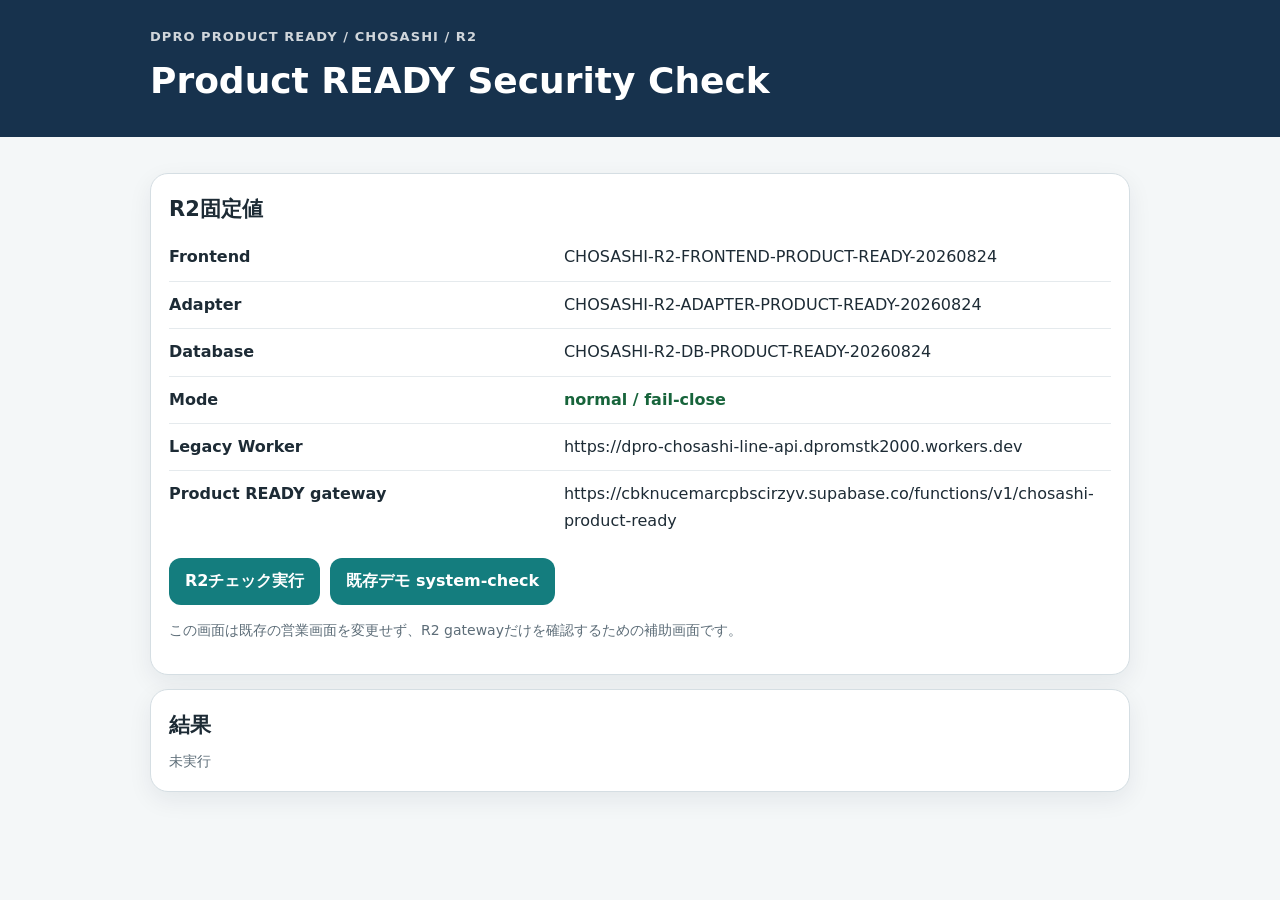
<file: r2-product-ready-check.html>
<!doctype html>
<html lang="ja">
<head>
  <meta charset="utf-8">
  <meta name="viewport" content="width=device-width,initial-scale=1,viewport-fit=cover">
  <meta name="theme-color" content="#17324d">
  <title>DPRO 土地家屋調査士 LINE｜R2 Product READY Check</title>
  <script src="config.js"></script>
  <style>
    *{box-sizing:border-box}body{margin:0;min-width:320px;background:#f4f7f8;color:#1d2b35;font-family:system-ui,-apple-system,BlinkMacSystemFont,"Segoe UI","Noto Sans JP",sans-serif;font-size:16px;line-height:1.65}
    header{padding:26px 18px;color:#fff;background:#17324d}.wrap{width:min(980px,calc(100% - 24px));margin:auto}.kicker{font-size:13px;font-weight:800;letter-spacing:.08em;opacity:.8}h1{margin:4px 0 0;font-size:clamp(25px,5vw,36px)}
    main{padding:22px 0 54px}.panel{margin-top:14px;padding:18px;border:1px solid #d5dee3;border-radius:18px;background:#fff;box-shadow:0 8px 24px rgba(15,35,54,.07)}h2{margin:0 0 8px;font-size:21px}.meta{color:#5d6d78;font-size:14px}
    button,a.btn{display:inline-flex;align-items:center;justify-content:center;min-height:46px;padding:10px 16px;border:0;border-radius:12px;background:#147d7e;color:#fff;font:inherit;font-weight:800;text-decoration:none;cursor:pointer}.actions{display:flex;flex-wrap:wrap;gap:10px;margin-top:14px}
    .row{display:grid;grid-template-columns:minmax(180px,.7fr) 1fr;gap:12px;padding:10px 0;border-top:1px solid #e5eaed}.row:first-child{border-top:0}.ok{color:#17643b;font-weight:800}.ng{color:#a3272e;font-weight:800}.warn{color:#8a5800;font-weight:800}
    pre{overflow:auto;margin:12px 0 0;padding:14px;border-radius:12px;background:#0f2336;color:#eaf2f4;font-size:12px;white-space:pre-wrap;word-break:break-word}
    @media(max-width:620px){.row{grid-template-columns:1fr}.actions>*{width:100%}}
  </style>
</head>
<body>
<header><div class="wrap"><div class="kicker">DPRO PRODUCT READY / CHOSASHI / R2</div><h1>Product READY Security Check</h1></div></header>
<main class="wrap">
  <section class="panel">
    <h2>R2固定値</h2>
    <div id="fixed"></div>
    <div class="actions">
      <button id="run" type="button">R2チェック実行</button>
      <a class="btn" href="system-check.html?demo=1&v=chosashi-r2-product-ready-20260824">既存デモ system-check</a>
    </div>
    <p class="meta">この画面は既存の営業画面を変更せず、R2 gatewayだけを確認するための補助画面です。</p>
  </section>
  <section class="panel">
    <h2>結果</h2>
    <div id="summary" class="meta">未実行</div>
    <div id="results"></div>
    <pre id="detail" hidden></pre>
  </section>
</main>
<script>
"use strict";
const $=id=>document.getElementById(id),C=window.DPRO_CONFIG,R=window.DPRO_R2;
const demo=new URLSearchParams(location.search).get("demo")==="1";
function esc(v){return String(v??"").replaceAll("&","&amp;").replaceAll("<","&lt;").replaceAll(">","&gt;").replaceAll('"',"&quot;")}
function row(name,value,status=""){return `<div class="row"><strong>${esc(name)}</strong><span class="${status}">${esc(value)}</span></div>`}
$("fixed").innerHTML=[
  row("Frontend",C.productReadyFrontendVersion),
  row("Adapter",C.productReadyAdapterVersion),
  row("Database",C.productReadyDatabaseVersion),
  row("Mode",demo?"explicit demo=1":"normal / fail-close",demo?"warn":"ok"),
  row("Legacy Worker",C.legacyApiBase),
  row("Product READY gateway",C.productReadyApiBase)
].join("");

$("run").addEventListener("click",run);
async function run(){
  $("run").disabled=true;$("summary").textContent="確認中…";$("results").innerHTML="";$("detail").hidden=true;
  const checks=[],raw={};
  async function test(name,fn){
    try{const data=await fn();checks.push({name,ok:true});raw[name]=data}
    catch(e){checks.push({name,ok:false,error:`${e.code||""} ${e.message||e}`.trim()});raw[name]={code:e.code,message:e.message,details:e.details}}
  }
  await test("gateway health",()=>R.health());
  await test("product-ready check",()=>R.productReadyCheck());
  await test("phone normalization",async()=>{const d=await R.normalizePhone("+81 90-1111-2222");if(d.normalized!=="09011112222")throw new Error(`normalized=${d.normalized}`);return d});
  await test("past datetime server reject",async()=>{try{await R.validateReservation("2020-01-01T10:00");throw new Error("past accepted")}catch(e){if(e.code!=="PAST_DATETIME_REJECTED")throw e;return{expected:e.code}}});
  await test("30-minute slot server reject",async()=>{try{await R.validateReservation("2099-08-24T10:15");throw new Error("15-minute slot accepted")}catch(e){if(e.code!=="SLOT_NOT_30_MINUTES")throw e;return{expected:e.code}}});
  if(demo) await test("demo self-test",()=>R.selfTest());

  const health=raw["gateway health"];
  if(health?.versionsAligned!==true)checks.push({name:"versions aligned",ok:false,error:"gateway versionsAligned=false"});
  else checks.push({name:"versions aligned",ok:true});

  const fail=checks.filter(x=>!x.ok);
  $("summary").innerHTML=fail.length?`<span class="ng">NG ${fail.length}件</span> / ${checks.length} checks`:`<span class="ok">PASS</span> / ${checks.length} checks`;
  $("results").innerHTML=checks.map(x=>row(x.name,x.ok?"OK":x.error,x.ok?"ok":"ng")).join("");
  $("detail").textContent=JSON.stringify(raw,null,2);$("detail").hidden=false;$("run").disabled=false;
}
</script>
</body>
</html>
</file>
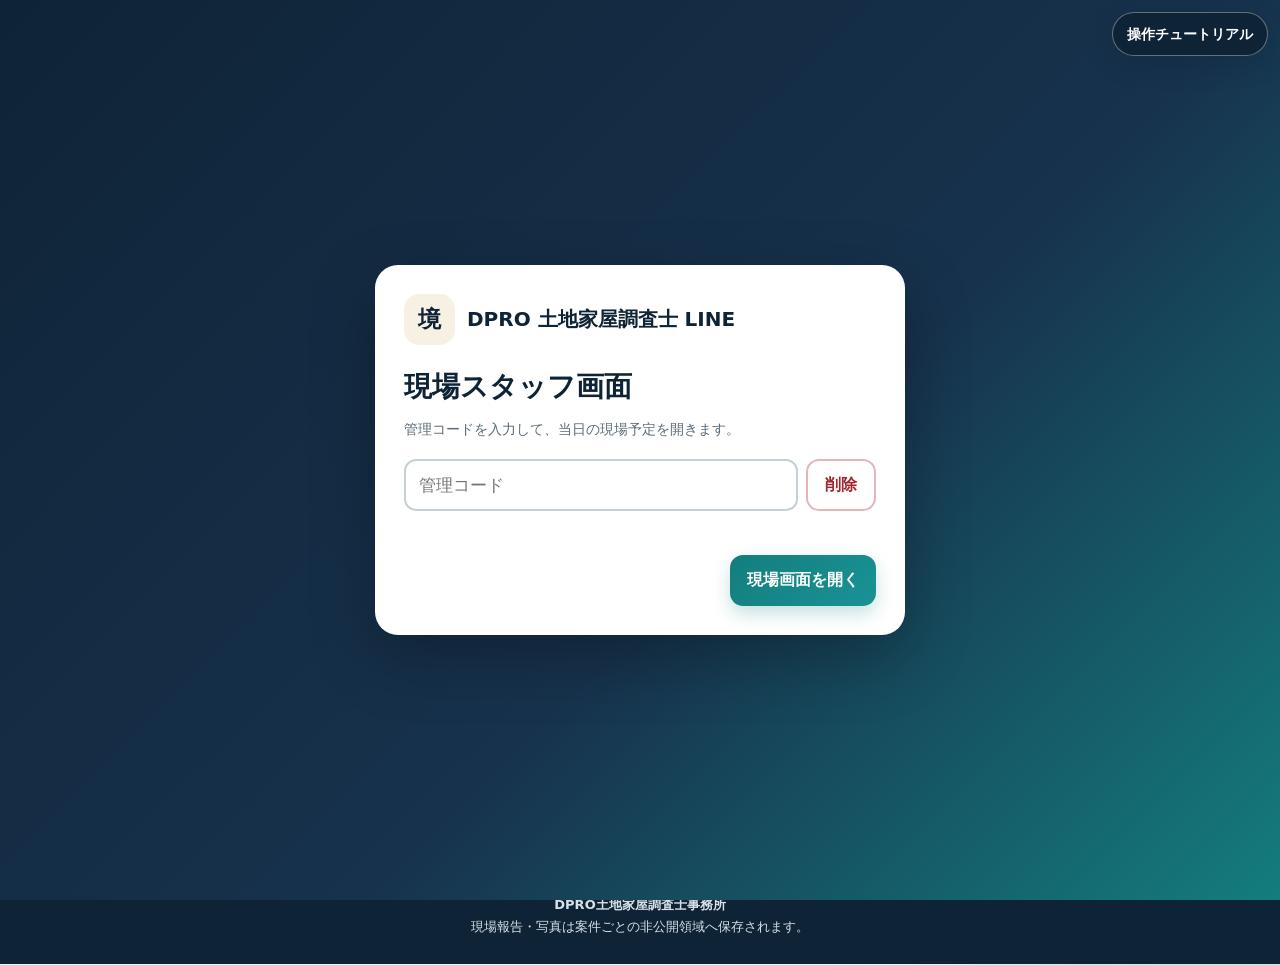
<file: staff.html>
<!doctype html>
<html lang="ja">
<head>
  <meta charset="utf-8">
  <meta name="viewport" content="width=device-width,initial-scale=1,viewport-fit=cover">
  <meta name="theme-color" content="#0f2336">
  <meta name="format-detection" content="telephone=no">
  <title>DPRO 土地家屋調査士 LINE｜現場スタッフ</title>
  <script src="config.js"></script>
  <link rel="stylesheet" href="field.css?v=chosashi-7-r2-20260717">
  <meta name="dpro-build" content="chosashi-7-r2-20260717">
</head>
<body data-mode="staff">
  <div class="top-note">現地調査・測量・境界立会いの記録を、非公開Storageへ安全に保存します</div>

  <header class="hero">
    <div class="hero-inner">
      <div class="brand">
        <div class="brand-mark" aria-hidden="true">境</div>
        <div>
          <strong id="officeName">DPRO土地家屋調査士事務所</strong>
          <small>土地・建物の調査、測量、境界、表示登記</small>
        </div>
      </div>
      <div class="hero-row">
        <div>
          <h1 id="modeTitle">現場スタッフ</h1>
          <p id="modeLead">当日の現場予定、報告、写真、タスクを確認します。</p>
        </div>
        <div class="mode-chip" id="modeChip">現場業務</div>
      </div>
    </div>
  </header>

  <main class="main">
    <section class="control-bar">
      <div class="field">
        <label for="workDate">表示日</label>
        <input id="workDate" type="date">
      </div>
      <div class="field">
        <label for="staffSelect">担当スタッフ</label>
        <select id="staffSelect"></select>
      </div>
      <button class="btn btn-primary" id="reloadButton" type="button">再読込</button>
      <button class="btn btn-danger" id="deleteCodeButton" type="button">管理コード削除</button>
    </section>

    <section class="metric-grid">
      <div class="metric"><b id="metricToday">0</b><span>この日の現場予定</span></div>
      <div class="metric"><b id="metricUpcoming">0</b><span>今後14日間の予定</span></div>
      <div class="metric"><b id="metricTasks">0</b><span>未完了タスク</span></div>
      <div class="metric"><b id="metricReports">0</b><span>作成中・提出済み報告</span></div>
    </section>

    <div class="content-grid">
      <section class="panel">
        <div class="panel-head">
          <div>
            <h2><span id="selectedDateLabel">―</span>の現場</h2>
            <p>カードを押すと依頼者・物件・境界立会い・現場報告を確認できます。</p>
          </div>
          <span class="status teal" id="connectionChip">接続確認中</span>
        </div>
        <div class="card-list appointments" id="appointmentList"></div>
      </section>

      <div>
        <section class="panel">
          <div class="panel-head"><div><h3>今日やること</h3><p>担当タスクを期限順に表示します。</p></div></div>
          <div id="taskList"></div>
        </section>
        <section class="panel">
          <div class="panel-head"><div><h3>近日の予定</h3><p>次の現場準備を先に確認できます。</p></div></div>
          <div class="card-list" id="upcomingList"></div>
        </section>
      </div>
    </div>

    <div class="notice warning">
      写真へお客様の顔、近隣住民の個人情報、車両番号などが映り込む場合は、必要性を確認してください。「お客様にも表示」は公開してよい写真だけに設定します。
    </div>
  </main>

  <footer class="footer"><strong id="footerOffice">DPRO土地家屋調査士事務所</strong><br>現場報告・写真は案件ごとの非公開領域へ保存されます。</footer>

  <div class="drawer-backdrop" id="drawerBackdrop" hidden></div>
  <aside class="drawer" id="fieldDrawer" hidden>
    <div class="drawer-head">
      <div><h2 id="drawerTitle">現場詳細</h2><p id="drawerMeta">―</p></div>
      <button class="btn btn-secondary btn-small" id="closeDrawer" type="button">閉じる</button>
    </div>

    <section class="summary-grid" id="summaryGrid"></section>

    <section class="action-grid">
      <button class="btn btn-secondary" id="arriveButton" type="button">現場へ到着</button>
      <button class="btn btn-primary" id="startButton" type="button">作業開始</button>
      <button class="btn btn-navy" id="reportButton" type="button">報告・写真</button>
      <button class="btn btn-success" id="completeButton" type="button">作業完了</button>
    </section>

    <section class="section">
      <h3>隣接地所有者・立会い</h3>
      <p class="section-lead">連絡、立会い、境界確認・署名の現在状況です。</p>
      <div class="neighbor-grid" id="neighborList"></div>
    </section>

    <section class="section">
      <h3>この案件のタスク</h3>
      <div id="caseTaskList" style="margin-top:12px"></div>
    </section>

    <section class="section">
      <h3>現場写真</h3>
      <p class="section-lead">写真を押すと5分限定の閲覧URLで開きます。</p>
      <div class="photo-grid" id="photoList"></div>
    </section>

    <section class="section">
      <h3>現場報告履歴</h3>
      <div id="reportHistory" style="margin-top:12px"></div>
    </section>
  </aside>

  <div class="modal-backdrop" id="reportModal" hidden>
    <section class="modal">
      <div class="modal-head">
        <div><h2 id="reportModalTitle">現場報告</h2><p>現場の事実、確認事項、次の対応を記録します。</p></div>
        <button class="btn btn-secondary btn-small" id="closeReportModal" type="button">閉じる</button>
      </div>

      <div class="form-grid">
        <div class="field">
          <label for="reportType">報告種別</label>
          <select id="reportType">
            <option value="site_survey">現地調査・測量</option>
            <option value="boundary_check">境界確認</option>
            <option value="building_check">建物調査</option>
            <option value="marker_restoration">境界標復元</option>
            <option value="attendance">境界立会い</option>
            <option value="delivery">成果物お渡し</option>
            <option value="other">その他</option>
          </select>
        </div>
        <div class="field">
          <label for="weather">天候</label>
          <select id="weather">
            <option value="">選択してください</option>
            <option value="晴れ">晴れ</option>
            <option value="曇り">曇り</option>
            <option value="雨">雨</option>
            <option value="雪">雪</option>
            <option value="強風">強風</option>
            <option value="その他">その他</option>
          </select>
        </div>
        <div class="field full">
          <label for="attendees">立会い・参加者</label>
          <input id="attendees" placeholder="依頼者、隣接所有者、工務店担当者など">
        </div>
        <div class="field full">
          <label for="summary">現場概要</label>
          <textarea id="summary" placeholder="実施した作業と現場の全体状況"></textarea>
        </div>
        <div class="field full">
          <label for="findings">確認事項・測量結果・問題点</label>
          <textarea id="findings" placeholder="境界標、構造、現況、関係者説明、追加調査が必要な点など"></textarea>
        </div>
        <div class="field full">
          <label for="nextAction">次の対応</label>
          <textarea id="nextAction" placeholder="資料照合、再測量、隣接所有者への連絡、書類作成など"></textarea>
        </div>
        <div class="field full">
          <label for="clientVisibleSummary">お客様へ表示する報告</label>
          <textarea id="clientVisibleSummary" placeholder="専門用語を避け、お客様へ表示してよい内容だけを記入"></textarea>
        </div>
      </div>

      <div class="file-box">
        <div class="form-grid">
          <div class="field">
            <label for="photoType">写真種別</label>
            <select id="photoType">
              <option value="site_overview">現場全景</option>
              <option value="boundary_marker">境界標・境界杭</option>
              <option value="road">接道・道路</option>
              <option value="building_exterior">建物外観</option>
              <option value="survey_work">測量作業</option>
              <option value="attendance">境界立会い</option>
              <option value="document">現地資料</option>
              <option value="other">その他</option>
            </select>
          </div>
          <div class="field">
            <label for="photoCaption">写真説明</label>
            <input id="photoCaption" placeholder="例：北東側の既存境界杭">
          </div>
          <div class="field full">
            <label for="photoInput">写真撮影・選択</label>
            <input id="photoInput" type="file" accept="image/jpeg,image/png,image/webp" capture="environment" multiple>
            <p class="help">JPEG・PNG・WebP、1枚15MBまで。複数枚選択できます。</p>
          </div>
        </div>
        <div class="file-list" id="selectedFileList"></div>
      </div>

      <div class="file-box">
        <div class="file-row">
          <div>
            <strong>位置情報</strong>
            <p class="help" id="locationText">位置情報は未取得です。必要な現場のみ取得してください。</p>
          </div>
          <button class="btn btn-secondary" id="getLocationButton" type="button">現在地を取得</button>
        </div>
      </div>

      <label class="check-row" style="margin-top:13px">
        <input id="clientVisiblePhoto" type="checkbox">
        <span><strong>今回の写真をお客様にも表示する</strong><span class="help">個人情報や内部作業が写っていない写真だけ選択してください。</span></span>
      </label>
      <label class="check-row" style="margin-top:10px">
        <input id="completeAppointment" type="checkbox">
        <span><strong>報告保存と同時に、この予定を「完了」にする</strong><span class="help">追加作業が残る場合はチェックしません。</span></span>
      </label>

      <div class="progress" id="reportProgress" hidden><span id="reportProgressFill"></span></div>
      <p class="error" id="reportError"></p>
      <div class="modal-actions">
        <button class="btn btn-secondary" id="cancelReportButton" type="button">キャンセル</button>
        <button class="btn btn-primary" id="saveReportButton" type="button">報告と写真を保存</button>
      </div>
    </section>
  </div>

  <div class="modal-backdrop" id="taskModal" hidden>
    <section class="modal" style="width:min(560px,100%)">
      <div class="modal-head"><div><h2 id="taskModalTitle">タスク状態</h2><p>現場で確認した現在の状態へ更新します。</p></div><button class="btn btn-secondary btn-small" id="closeTaskModal" type="button">閉じる</button></div>
      <input id="taskModalTaskId" type="hidden">
      <div class="field"><label for="taskStatusSelect">状態</label><select id="taskStatusSelect"></select></div>
      <div class="modal-actions"><button class="btn btn-primary" id="taskSaveButton" type="button">状態を保存</button></div>
    </section>
  </div>

  <div class="login-screen" id="loginScreen">
    <section class="login-card">
      <div class="login-brand"><div class="brand-mark">境</div><strong>DPRO 土地家屋調査士 LINE</strong></div>
      <h2 id="loginModeTitle">現場スタッフ画面</h2>
      <p>管理コードを入力して、当日の現場予定を開きます。</p>
      <div class="code-row">
        <input id="adminCodeInput" type="password" inputmode="numeric" autocomplete="current-password" placeholder="管理コード">
        <button class="btn btn-danger" id="clearCodeButton" type="button">削除</button>
      </div>
      <p class="error" id="loginError"></p>
      <div class="modal-actions"><button class="btn btn-primary" id="loginButton" type="button">現場画面を開く</button></div>
    </section>
  </div>

  <div class="loading" id="loading" hidden><div class="loading-card"><div class="spinner"></div><strong id="loadingText">読み込んでいます</strong></div></div>
  <div class="toast" id="toast" role="status" aria-live="polite"></div>
  <div class="demo-badge" id="demoBadge" hidden>デモ画面</div>

  <script src="field-app.js?v=chosashi-7-r2-20260717"></script>
</body>
</html>
</file>
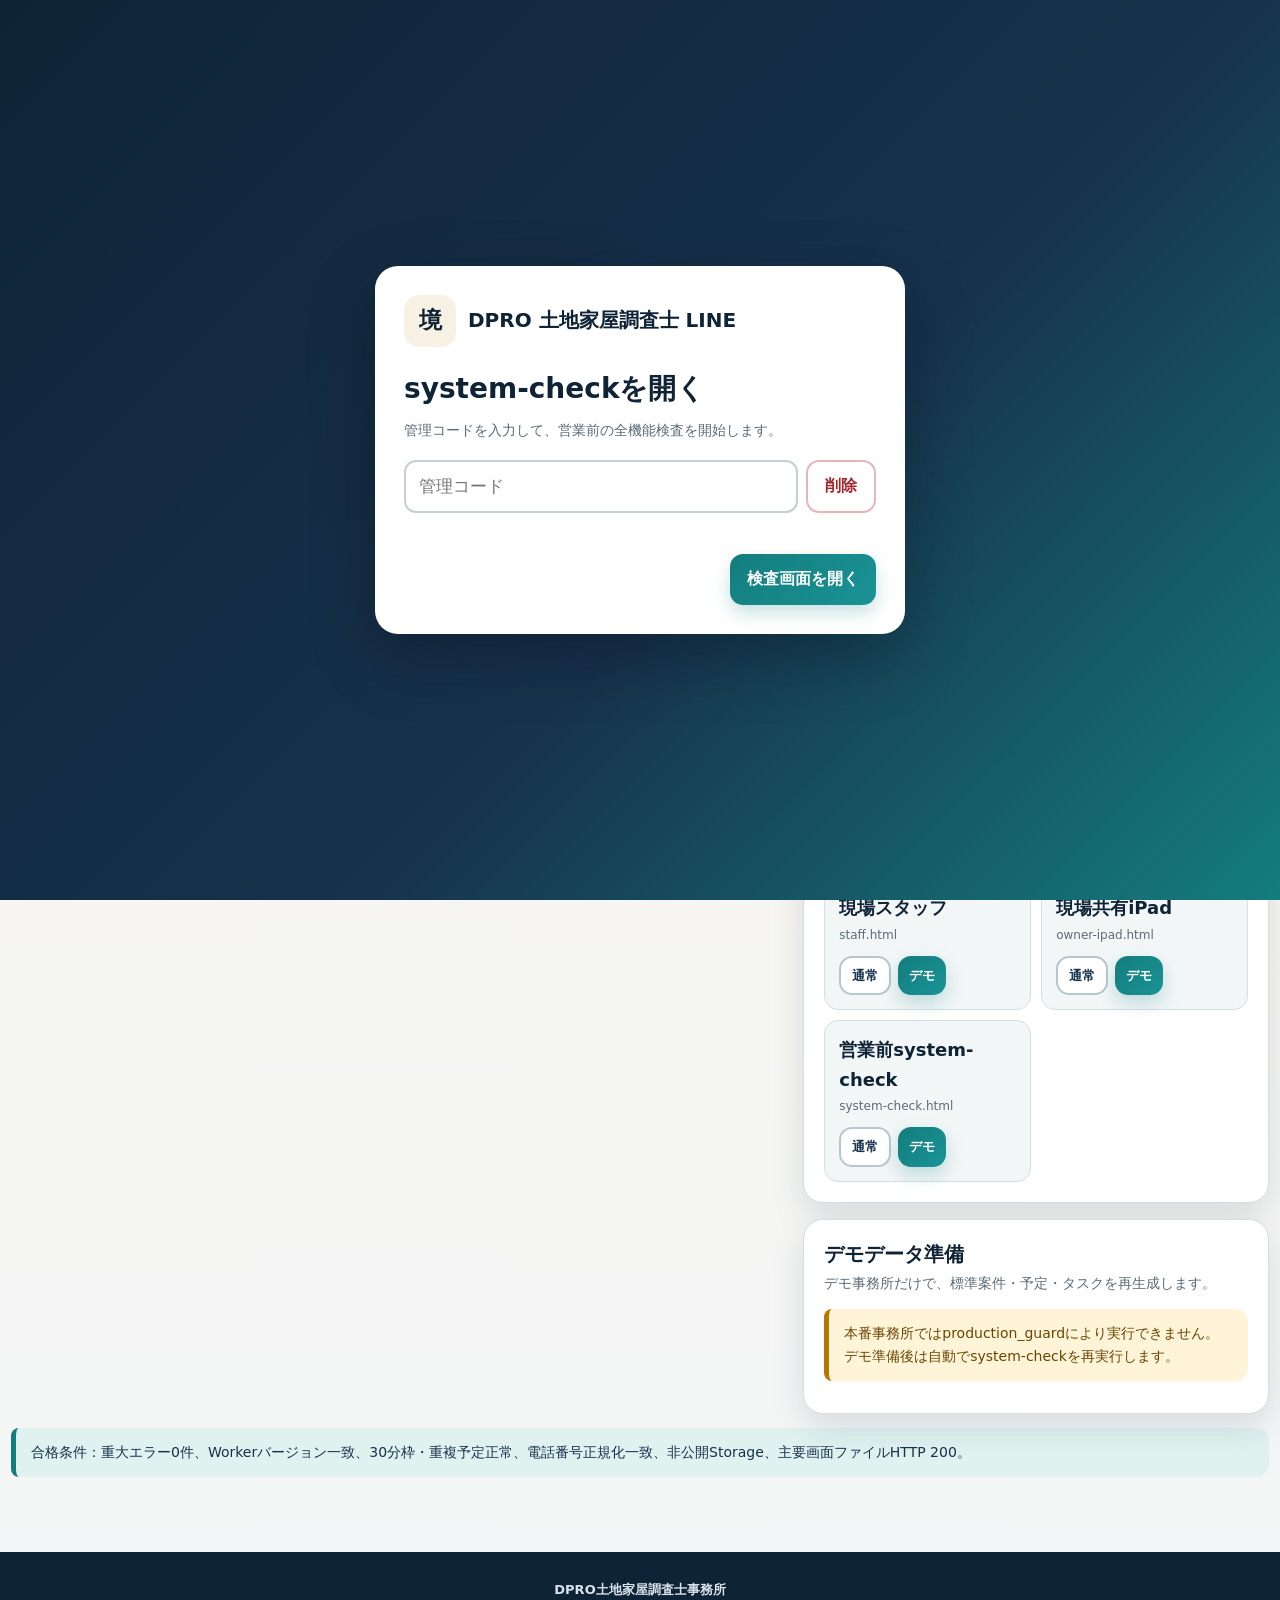
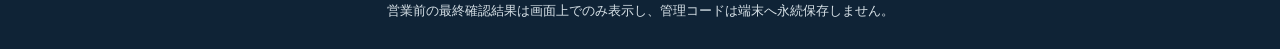
<file: system-check.html>
<!doctype html>
<html lang="ja">
<head>
  <meta charset="utf-8">
  <meta name="viewport" content="width=device-width,initial-scale=1,viewport-fit=cover">
  <meta name="theme-color" content="#0f2336">
  <meta name="format-detection" content="telephone=no">
  <title>DPRO 土地家屋調査士 LINE｜営業前system-check</title>
  <script src="config.js?v=chosashi-8-r3-demo-result-layout-20260717"></script>
  <style>
    :root{
      --navy-950:#0f2336;--navy-900:#17324d;--navy-800:#244660;
      --teal-750:#0f6f70;--teal-700:#147d7e;--teal-600:#199395;--teal-100:#dff2f0;
      --sand-100:#f7f1e4;--paper:#fff;--surface:#f2f6f7;--line:#d3dee3;
      --line-dark:#b7c7ce;--text:#1d2b35;--muted:#5b6b76;
      --success:#17643b;--success-bg:#e6f5ec;--warning:#8a5800;--warning-bg:#fff4d7;
      --danger:#a3272e;--danger-bg:#fdebed;--info:#185a89;--info-bg:#e7f2fa;
      --shadow:0 13px 34px rgba(15,35,54,.12);
      --font:system-ui,-apple-system,BlinkMacSystemFont,"Segoe UI","Noto Sans JP","Yu Gothic UI","Hiragino Kaku Gothic ProN",sans-serif;
    }
    *{box-sizing:border-box}html{scroll-behavior:smooth}
    body{
      margin:0;min-width:320px;color:var(--text);font-family:var(--font);font-size:18px;line-height:1.65;
      background:radial-gradient(circle at 100% 0,rgba(20,125,126,.14),transparent 28rem),linear-gradient(180deg,#edf3f5 0,#f8f5ee 27rem,#f3f6f7 100%);
      -webkit-font-smoothing:antialiased
    }
    button,input{font:inherit}button{cursor:pointer}[hidden]{display:none!important}a{color:inherit}
    .top-note{padding:max(10px,env(safe-area-inset-top)) 15px 10px;color:#fff;background:var(--navy-950);text-align:center;font-size:14px;font-weight:700}
    .hero{color:#fff;background:linear-gradient(135deg,var(--navy-950),var(--navy-900) 58%,var(--teal-700))}
    .hero-inner{width:min(1320px,calc(100% - 26px));margin:auto;padding:25px 0 39px}
    .brand{display:flex;align-items:center;gap:12px}.mark{display:grid;place-items:center;width:52px;height:52px;border-radius:15px;color:var(--navy-950);background:var(--sand-100);font-size:23px;font-weight:900}
    .brand strong{display:block;font-size:21px}.brand small{display:block;color:rgba(255,255,255,.72);font-size:13px}
    .hero-row{display:flex;justify-content:space-between;align-items:flex-end;gap:20px;margin-top:23px}
    h1{margin:0;font-size:clamp(30px,5vw,44px);line-height:1.3}.hero p{margin:7px 0 0;color:rgba(255,255,255,.84);font-size:16px}
    .version-chip{padding:10px 14px;border:1px solid rgba(255,255,255,.25);border-radius:14px;background:rgba(255,255,255,.08);font-size:13px;font-weight:850}
    .main{width:min(1320px,calc(100% - 22px));margin:-18px auto 75px;position:relative;z-index:2}
    .control{
      display:grid;grid-template-columns:minmax(220px,1fr) auto auto auto;gap:10px;align-items:end;padding:17px;border:1px solid var(--line);border-radius:19px;background:rgba(255,255,255,.98);box-shadow:var(--shadow)
    }
    label{display:block;margin-bottom:6px;color:var(--navy-950);font-size:14px;font-weight:850}
    input{width:100%;min-height:51px;padding:10px 13px;border:2px solid #c4d0d6;border-radius:12px;color:var(--text);background:#fff;font-size:17px;outline:none}
    input:focus{border-color:var(--teal-700);box-shadow:0 0 0 4px rgba(20,125,126,.13)}
    .btn{display:inline-flex;align-items:center;justify-content:center;gap:8px;min-height:51px;padding:11px 17px;border:0;border-radius:13px;font-size:16px;font-weight:850;text-decoration:none;transition:.15s}
    .btn:hover{transform:translateY(-1px)}.btn:disabled{opacity:.55;cursor:not-allowed;transform:none}
    .primary{color:#fff;background:linear-gradient(135deg,var(--teal-700),var(--teal-600));box-shadow:0 8px 18px rgba(20,125,126,.23)}
    .navy{color:#fff;background:var(--navy-900)}.secondary{color:var(--navy-900);border:2px solid var(--line-dark);background:#fff}.danger{color:var(--danger);border:2px solid #e4b6bb;background:#fff}
    .metric-grid{display:grid;grid-template-columns:repeat(5,minmax(0,1fr));gap:12px;margin-top:16px}
    .metric{padding:16px;border:1px solid var(--line);border-radius:17px;background:#fff;box-shadow:0 7px 18px rgba(15,35,54,.06)}
    .metric b{display:block;color:var(--navy-950);font-size:29px;line-height:1.2}.metric span{display:block;margin-top:6px;color:var(--muted);font-size:13px;font-weight:700}
    .metric.ready{border-color:#9fd2b2;background:#f3fbf6}.metric.bad{border-color:#e1afb3;background:#fff7f7}.metric.warn{border-color:#e7cb89;background:#fffaf0}
    .grid{display:grid;grid-template-columns:minmax(0,1.25fr) minmax(350px,.75fr);gap:16px;margin-top:16px;align-items:start}
    .panel{padding:20px;border:1px solid var(--line);border-radius:20px;background:#fff;box-shadow:var(--shadow)}.panel+.panel{margin-top:16px}
    .panel-head{display:flex;justify-content:space-between;align-items:flex-start;gap:14px;margin-bottom:14px}
    .panel-head h2,.panel-head h3{margin:0;color:var(--navy-950);line-height:1.4}.panel-head h2{font-size:25px}.panel-head h3{font-size:20px}.panel-head p{margin:4px 0 0;color:var(--muted);font-size:14px}
    .status{display:inline-flex;padding:6px 10px;border-radius:999px;font-size:12px;font-weight:900;white-space:nowrap}.ok{color:var(--success);background:var(--success-bg)}.ng{color:var(--danger);background:var(--danger-bg)}.warning{color:var(--warning);background:var(--warning-bg)}.info{color:var(--info);background:var(--info-bg)}
    .check-list{display:grid;gap:10px}.check-card{padding:14px;border:1px solid var(--line);border-radius:14px;background:#fff}.check-card.failed{border-color:#e2b0b4;background:#fffafa}.check-card.warning-card{border-color:#e6cd91;background:#fffdf7}
    .check-top{display:flex;justify-content:space-between;align-items:flex-start;gap:12px}.check-name{color:var(--navy-950);font-weight:900}.check-meta{margin-top:3px;color:var(--muted);font-size:13px;white-space:normal;overflow-wrap:anywhere;word-break:break-word}
    #demoResult{min-width:0;max-width:100%}
    #demoResult .check-card{min-width:0;max-width:100%;overflow:hidden}
    .demo-counts{display:grid;grid-template-columns:repeat(2,minmax(0,1fr));gap:7px;margin-top:10px}
    .demo-count{min-width:0;padding:8px 10px;border-radius:9px;color:var(--navy-900);background:var(--surface);font-size:12px;font-weight:800;overflow-wrap:anywhere}
    .demo-count b{display:block;color:var(--teal-750);font-size:17px;line-height:1.2}
    @media(max-width:460px){.demo-counts{grid-template-columns:1fr}}
    .error-message{margin-top:9px;padding:10px 12px;border-left:4px solid var(--danger);border-radius:7px 11px 11px 7px;color:#7f1d24;background:#fff0f1;font-size:15px;font-weight:800;line-height:1.65;overflow-wrap:anywhere}
    .action-result{margin-top:14px;padding:13px 15px;border-radius:13px;font-size:15px;font-weight:850;line-height:1.65;overflow-wrap:anywhere}
    .action-result.ok-result{color:var(--success);border:1px solid #a8d7b8;background:var(--success-bg)}
    .action-result.ng-result{color:#7f1d24;border:1px solid #e0abb0;background:var(--danger-bg)}
    .copy-error{margin-top:8px;min-height:37px;padding:6px 10px;border:1px solid #dba8ad;border-radius:9px;color:#7f1d24;background:#fff;font-size:13px;font-weight:800}
    details{margin-top:8px}summary{color:var(--teal-750);font-size:13px;font-weight:850;cursor:pointer}pre{max-height:280px;overflow:auto;margin:8px 0 0;padding:12px;border-radius:11px;color:#dbeaf1;background:var(--navy-950);font:12px/1.55 ui-monospace,SFMono-Regular,Consolas,monospace;white-space:pre-wrap;overflow-wrap:anywhere}
    .screen-grid{display:grid;grid-template-columns:repeat(2,minmax(0,1fr));gap:10px}
    .screen-card{padding:14px;border:1px solid var(--line);border-radius:14px;background:var(--surface)}.screen-card strong{display:block;color:var(--navy-950)}.screen-card span{display:block;margin-top:3px;color:var(--muted);font-size:12px}.screen-actions{display:flex;flex-wrap:wrap;gap:7px;margin-top:10px}.screen-actions .btn{min-height:39px;padding:7px 11px;font-size:13px}
    .empty{padding:24px;border:1px dashed #a8bac3;border-radius:15px;color:var(--muted);background:var(--surface);text-align:center;font-size:14px}
    .notice{margin-top:14px;padding:13px 15px;border-left:5px solid var(--teal-700);border-radius:8px 13px 13px 8px;color:var(--navy-900);background:var(--teal-100);font-size:14px}.notice.warn{border-left-color:#b87600;color:#694500;background:var(--warning-bg)}
    .loading{position:fixed;inset:0;z-index:300;display:grid;place-items:center;background:rgba(15,35,54,.68);backdrop-filter:blur(4px)}.loading-card{width:min(360px,calc(100% - 30px));padding:25px;border-radius:20px;background:#fff;text-align:center}.spinner{width:44px;height:44px;margin:0 auto 12px;border:5px solid #d8e8e7;border-top-color:var(--teal-700);border-radius:50%;animation:spin .85s linear infinite}@keyframes spin{to{transform:rotate(360deg)}}
    .toast{position:fixed;z-index:400;left:50%;bottom:max(18px,env(safe-area-inset-bottom));width:min(620px,calc(100% - 28px));transform:translate(-50%,30px);padding:14px 17px;border-radius:13px;color:#fff;background:var(--navy-950);box-shadow:0 15px 40px rgba(0,0,0,.28);opacity:0;pointer-events:none;transition:.25s;text-align:center;font-size:15px;font-weight:800}.toast.show{transform:translate(-50%,0);opacity:1}.toast.error{background:var(--danger)}
    .login{position:fixed;inset:0;z-index:500;display:grid;place-items:center;padding:20px;background:linear-gradient(135deg,var(--navy-950),var(--navy-900) 58%,var(--teal-700))}.login-card{width:min(530px,100%);padding:29px;border-radius:23px;background:#fff;box-shadow:0 22px 65px rgba(0,0,0,.28)}.login-brand{display:flex;align-items:center;gap:12px;margin-bottom:19px}.login-brand strong{color:var(--navy-950);font-size:20px}.login-card h2{margin:0;color:var(--navy-950);font-size:28px}.login-card p{margin:7px 0 0;color:var(--muted);font-size:14px}.code-row{display:grid;grid-template-columns:1fr auto;gap:8px;margin-top:18px}.error{min-height:1.4em;margin:6px 0 0;color:var(--danger);font-size:13px;font-weight:800}
    .footer{padding:27px 16px calc(27px + env(safe-area-inset-bottom));color:#d7e1e7;background:var(--navy-950);text-align:center;font-size:13px}.demo{position:fixed;right:11px;bottom:max(11px,env(safe-area-inset-bottom));z-index:40;padding:7px 10px;border-radius:999px;color:#fff;background:#9a6400;font-size:12px;font-weight:850}
    @media(max-width:980px){.metric-grid{grid-template-columns:repeat(3,1fr)}.grid{grid-template-columns:1fr}}
    @media(max-width:700px){body{font-size:17px}.hero-row,.panel-head,.check-top{flex-direction:column}.control{grid-template-columns:1fr 1fr}.metric-grid{grid-template-columns:1fr 1fr}.screen-grid{grid-template-columns:1fr}}
    @media(max-width:460px){.control{grid-template-columns:1fr}.metric-grid{grid-template-columns:1fr}.code-row{grid-template-columns:1fr}}
    @media(prefers-reduced-motion:reduce){*{scroll-behavior:auto!important;animation:none!important;transition:none!important}}
  </style>
  <meta name="dpro-build" content="chosashi-8-r3-demo-result-layout-20260717">
  <!-- CHOSASHI-8-R3 DEMO RESULT LAYOUT FIX 20260717 -->
</head>
<body>
  <div class="top-note">営業前に、API・DB・非公開Storage・各画面・デモデータを一括検査します</div>
  <header class="hero">
    <div class="hero-inner">
      <div class="brand"><div class="mark">境</div><div><strong id="officeName">DPRO土地家屋調査士事務所</strong><small>FINAL RELEASE CHECK</small></div></div>
      <div class="hero-row"><div><h1>営業前 system-check</h1><p>異常がある場合は、営業デモへ進む前に原因と対象箇所を表示します。</p></div><div class="version-chip" id="versionChip">CHOSASHI-8-R2</div></div>
    </div>
  </header>

  <main class="main">
    <section class="control">
      <div><label for="adminCode">管理コード</label><input id="adminCode" type="password" inputmode="numeric" autocomplete="current-password" placeholder="管理コード"></div>
      <button class="btn primary" id="runButton" type="button">一括チェック</button>
      <button class="btn navy" id="demoButton" type="button">デモデータ準備</button>
      <button class="btn danger" id="clearButton" type="button">管理コード削除</button>
    </section>
    <div class="action-result" id="actionResult" hidden></div>

    <section class="metric-grid">
      <div class="metric" id="readyMetric"><b id="releaseStatus">未実行</b><span>営業デモ判定</span></div>
      <div class="metric"><b id="totalCount">0</b><span>検査項目</span></div>
      <div class="metric ready"><b id="passCount">0</b><span>正常</span></div>
      <div class="metric bad"><b id="failCount">0</b><span>異常</span></div>
      <div class="metric warn"><b id="warningCount">0</b><span>警告</span></div>
    </section>

    <div class="grid">
      <section class="panel">
        <div class="panel-head"><div><h2>自動検査結果</h2><p>Worker、Supabase、業務ガード、主要API、公開ファイルを確認します。</p></div><span class="status info" id="checkedAt">未実行</span></div>
        <div class="check-list" id="checkList"><div class="empty">「一括チェック」を押してください。</div></div>
      </section>

      <div>
        <section class="panel">
          <div class="panel-head"><div><h3>全画面確認</h3><p>通常画面とデモ画面を直接開けます。</p></div></div>
          <div class="screen-grid" id="screenGrid"></div>
        </section>
        <section class="panel">
          <div class="panel-head"><div><h3>デモデータ準備</h3><p>デモ事務所だけで、標準案件・予定・タスクを再生成します。</p></div></div>
          <div class="notice warn">本番事務所ではproduction_guardにより実行できません。デモ準備後は自動でsystem-checkを再実行します。</div>
          <div id="demoResult" style="margin-top:12px"></div>
        </section>
      </div>
    </div>

    <div class="notice">合格条件：重大エラー0件、Workerバージョン一致、30分枠・重複予定正常、電話番号正規化一致、非公開Storage、主要画面ファイルHTTP 200。</div>
  </main>

  <footer class="footer"><strong id="footerOffice">DPRO土地家屋調査士事務所</strong><br>営業前の最終確認結果は画面上でのみ表示し、管理コードは端末へ永続保存しません。</footer>

  <div class="login" id="loginScreen">
    <section class="login-card">
      <div class="login-brand"><div class="mark">境</div><strong>DPRO 土地家屋調査士 LINE</strong></div>
      <h2>system-checkを開く</h2><p>管理コードを入力して、営業前の全機能検査を開始します。</p>
      <div class="code-row"><input id="loginCode" type="password" inputmode="numeric" autocomplete="current-password" placeholder="管理コード"><button class="btn danger" id="loginClear" type="button">削除</button></div>
      <p class="error" id="loginError"></p><div style="display:flex;justify-content:flex-end;margin-top:15px"><button class="btn primary" id="loginButton" type="button">検査画面を開く</button></div>
    </section>
  </div>

  <div class="loading" id="loading" hidden><div class="loading-card"><div class="spinner"></div><strong id="loadingText">検査しています</strong></div></div>
  <div class="toast" id="toast"></div><div class="demo" id="demoBadge" hidden>デモ画面</div>

  <script>
    "use strict";
    const CONFIG=window.DPRO_CONFIG||{},$=id=>document.getElementById(id);
    const params=new URLSearchParams(location.search);
    const state={adminCode:"",demo:params.get("demo")==="1",lastResult:null};

    const STATIC_CHECKS=[
      {name:"screen:customer",file:"index.html",label:"お客様相談受付",marker:"相談"},
      {name:"screen:member",file:"member.html",label:"お客様マイページ",marker:"お客様マイページ"},
      {name:"screen:upload",file:"upload.html",label:"資料提出",marker:"資料提出"},
      {name:"screen:owner",file:"owner.html",label:"オーナーPC管理",marker:"オーナーPC管理"},
      {name:"screen:staff",file:"staff.html",label:"現場スタッフ",marker:'data-mode="staff"'},
      {name:"screen:ipad",file:"owner-ipad.html",label:"現場共有iPad",marker:'data-mode="ipad"'},
      {name:"screen:system",file:"system-check.html",label:"営業前system-check",marker:"営業前 system-check"},
      {name:"screen:config",file:"config.js",label:"共通設定",marker:"CHOSASHI-8-R2-SYSTEM-CHECK-DEMO-FIX-20260717"}
    ];

    document.addEventListener("DOMContentLoaded",init);

    function init(){
      bind();renderScreens();
      state.adminCode=state.demo?"1234":(sessionStorage.getItem("chosashiSystemAdminCode")||"");
      $("loginCode").value=state.adminCode;$("adminCode").value=state.adminCode;
      if(state.demo)$("demoBadge").hidden=false;
      if(state.adminCode)openSystem();
    }

    function bind(){
      $("loginButton").addEventListener("click",openSystem);
      $("loginCode").addEventListener("keydown",e=>{if(e.key==="Enter")openSystem()});
      $("loginClear").addEventListener("click",clearCode);
      $("clearButton").addEventListener("click",clearCode);
      $("runButton").addEventListener("click",runAll);
      $("demoButton").addEventListener("click",prepareDemo);
      $("adminCode").addEventListener("input",()=>{state.adminCode=$("adminCode").value.trim();$("loginCode").value=state.adminCode});
    }

    async function openSystem(){
      state.adminCode=$("loginCode").value.trim()||$("adminCode").value.trim();
      if(!state.adminCode){$("loginError").textContent="管理コードを入力してください。";return}
      $("adminCode").value=state.adminCode;$("loginCode").value=state.adminCode;
      showLoading("管理コードを確認しています");
      try{
        const office=await publicApi("/api/public/config");
        await api("/api/admin/dashboard");
        sessionStorage.setItem("chosashiSystemAdminCode",state.adminCode);
        $("loginScreen").hidden=true;$("loginError").textContent="";
        $("officeName").textContent=office.office.office_name;$("footerOffice").textContent=office.office.office_name;
        $("versionChip").textContent=CONFIG.releaseVersion||CONFIG.version||"CHOSASHI-8";
        await runAll();
      }catch(error){$("loginError").textContent=error.message||"管理コードを確認できませんでした。";toast($("loginError").textContent,true)}
      finally{hideLoading()}
    }

    function clearCode(){
      state.adminCode="";sessionStorage.removeItem("chosashiSystemAdminCode");
      $("loginCode").value="";$("adminCode").value="";$("loginScreen").hidden=false;
      toast("管理コードを削除しました。");
    }

    async function runAll(){
      if(!state.adminCode){$("loginScreen").hidden=false;return}
      showLoading("API・DB・画面を一括検査しています");
      $("runButton").disabled=true;
      try{
        const [workerResult,staticResults,functionalResults]=await Promise.all([
          api("/api/admin/system-check"),
          runStaticChecks(),
          runFunctionalChecks()
        ]);
        const workerChecks=workerResult.system_check?.checks||[];
        const allChecks=[...workerChecks,...functionalResults,...staticResults];
        const criticalFailures=allChecks.filter(x=>!x.ok&&x.severity!=="warning");
        const warnings=allChecks.filter(x=>x.severity==="warning"||x.warning);
        const summary={
          total:allChecks.length,
          passed:allChecks.filter(x=>x.ok).length,
          failed:allChecks.filter(x=>!x.ok).length,
          critical_failures:criticalFailures.length,
          warnings:warnings.length
        };
        state.lastResult={worker:workerResult.system_check,checks:allChecks,summary,release_ready:criticalFailures.length===0};
        renderResult();
      }catch(error){
        state.lastResult={checks:[{name:"system-check",ok:false,severity:"critical",error:error.message}],summary:{total:1,passed:0,failed:1,critical_failures:1,warnings:0},release_ready:false};
        renderResult();toast(error.message||"一括チェックを実行できませんでした。",true);
      }finally{$("runButton").disabled=false;hideLoading()}
    }

    async function runFunctionalChecks(){
      const checks=[];
      await smoke(checks,"api:health",async()=>{const d=await publicApi("/");if(d.version!==CONFIG.releaseVersion)throw new Error(`Worker version ${d.version}`);return{version:d.version,features:d.features}});
      await smoke(checks,"api:public_config",async()=>{const d=await publicApi("/api/public/config");if(Number(d.office.default_slot_minutes)!==30)throw new Error("予約枠が30分ではありません。");return{office_code:d.office.office_code,staff:d.staff.length,slot:d.office.default_slot_minutes}});
      await smoke(checks,"api:owner_dashboard",async()=>{const d=await api("/api/admin/dashboard");return{counts:d.counts,active_cases:d.active_cases.length}});
      await smoke(checks,"api:staff",async()=>{const d=await api("/api/admin/staff");if(!d.staff.length)throw new Error("スタッフ0件");return{count:d.staff.length}});
      await smoke(checks,"api:cases",async()=>{const d=await api("/api/admin/cases",{query:{status:"open",limit:10}});return{count:d.cases.length}});
      await smoke(checks,"api:documents",async()=>{const d=await api("/api/admin/documents",{query:{review_status:"all",limit:10}});return{count:d.documents.length}});
      await smoke(checks,"api:member",async()=>{const d=await publicApi("/api/member/summary",{query:{line_user_id:CONFIG.demoLineUserId}});return{client_no:d.member.client_no,cases:d.cases.length}});
      await smoke(checks,"api:field_today",async()=>{const d=await api("/api/staff/today",{query:{date:jstDate()}});return{appointments:d.appointments.length,upcoming:d.upcoming_appointments.length,tasks:d.tasks.length}});
      return checks;
    }

    async function smoke(list,name,fn){
      const started=performance.now();
      try{const detail=await fn();list.push({name,ok:true,severity:"critical",elapsed_ms:Math.round(performance.now()-started),detail})}
      catch(error){list.push({name,ok:false,severity:"critical",elapsed_ms:Math.round(performance.now()-started),error:error.message||String(error)})}
    }

    async function runStaticChecks(){
      return Promise.all(STATIC_CHECKS.map(async item=>{
        const started=performance.now();
        try{
          const url=new URL(item.file,location.href);url.searchParams.set("_check",Date.now());
          const response=await fetch(url,{cache:"no-store"});
          const text=await response.text();
          if(!response.ok)throw new Error(`HTTP ${response.status}`);
          if(!text.includes(item.marker))throw new Error(`画面識別文字がありません: ${item.marker}`);
          return{name:item.name,ok:true,severity:"critical",elapsed_ms:Math.round(performance.now()-started),detail:{file:item.file,http_status:response.status,bytes:new Blob([text]).size}};
        }catch(error){return{name:item.name,ok:false,severity:"critical",elapsed_ms:Math.round(performance.now()-started),error:error.message||String(error),details:{file:item.file}}}
      }));
    }

    const CHECK_LABELS={
      release_version:"Worker最終バージョン",
      environment:"Cloudflare環境変数",
      office:"事務所設定",
      office_standard:"標準設定・30分枠",
      admin_key_policy:"管理コード設定",
      phone_normalization:"電話番号正規化",
      private_storage:"非公開Storage",
      appointment_quality:"予定30分枠・重複",
      case_reference_integrity:"案件の参照整合性",
      browser_api_smoke_manifest:"主要API分割検査設定",
      "api:health":"公開Worker API",
      "api:public_config":"公開設定API",
      "api:owner_dashboard":"オーナーダッシュボードAPI",
      "api:staff":"スタッフ一覧API",
      "api:cases":"案件一覧API",
      "api:documents":"提出資料API",
      "api:member":"お客様マイページAPI",
      "api:field_today":"現場当日予定API"
    };

    function checkLabel(name){
      if(CHECK_LABELS[name])return CHECK_LABELS[name];
      if(name.startsWith("table:"))return `DBテーブル：${name.slice(6)}`;
      if(name.startsWith("screen:"))return `公開ファイル：${name.slice(7)}`;
      return name;
    }

    function friendlyError(message){
      const raw=String(message||"原因を取得できませんでした。");
      const lower=raw.toLowerCase();
      if(lower.includes("too many subrequests")||lower.includes("subrequest limit")||lower.includes("maximum number of subrequests")){
        return "Cloudflare Workerの1回あたり通信回数上限を超えました。重複した内部検査を分割する必要があります。";
      }
      if(lower.includes("worker exceeded")||lower.includes("worker invocation")){
        return "Cloudflare Workerの実行上限に達しました。検査処理を分割または軽量化する必要があります。";
      }
      if(lower.includes("appointments_staff_no_overlap")||raw.includes("同じスタッフの予定")||raw.includes("予定が重複")){
        return "同じスタッフの同時間帯予定が既にあります。デモ準備では既存の標準デモ案件をリセットしてから予定を再生成します。";
      }
      if(raw.includes("管理APIに接続できません")){
        return "管理APIの応答を取得できませんでした。Workerのエラーまたは一時的な通信制限を確認してください。";
      }
      if(raw.includes("公開APIに接続できません")){
        return "公開APIへ接続できませんでした。Worker公開状態とURLを確認してください。";
      }
      return raw;
    }

    function showActionResult(message,isError=false){
      const box=$("actionResult");
      box.hidden=false;
      box.className=`action-result ${isError?"ng-result":"ok-result"}`;
      box.textContent=message;
    }

    function renderResult(){
      const result=state.lastResult,summary=result.summary;
      $("releaseStatus").textContent=result.release_ready?"合格":`要確認 ${summary.critical_failures||summary.failed}件`;
      $("readyMetric").className=`metric ${result.release_ready?"ready":"bad"}`;
      $("totalCount").textContent=summary.total;
      $("passCount").textContent=summary.passed;
      $("failCount").textContent=summary.failed;
      $("warningCount").textContent=summary.warnings;
      $("checkedAt").textContent=new Intl.DateTimeFormat("ja-JP",{dateStyle:"medium",timeStyle:"medium"}).format(new Date());
      const list=$("checkList");list.replaceChildren();
      result.checks.forEach(check=>{
        const card=document.createElement("article");
        const warning=check.severity==="warning";
        const readableError=check.ok?"":friendlyError(check.error);
        card.className=`check-card ${!check.ok?"failed":warning?"warning-card":""}`;
        card.innerHTML=`<div class="check-top"><div><div class="check-name">${esc(checkLabel(check.name))}</div><div class="check-meta">${esc(check.name)}／${esc(check.severity||"critical")}／${Number(check.elapsed_ms||0)}ms</div></div><span class="status ${check.ok?(warning?"warning":"ok"):"ng"}">${check.ok?(warning?"警告":"OK"):"NG"}</span></div>${readableError?`<div class="error-message">原因：${esc(readableError)}</div><button class="copy-error" type="button">エラー文をコピー</button>`:""}${check.detail||check.details?`<details><summary>技術詳細を見る</summary><pre>${esc(JSON.stringify(check.detail||check.details,null,2))}</pre></details>`:""}`;
        card.querySelector(".copy-error")?.addEventListener("click",async()=>{
          try{
            await navigator.clipboard.writeText(`${check.name}\n${check.error||readableError}`);
            toast("エラー文をコピーしました。");
          }catch{
            toast("コピーできませんでした。",true);
          }
        });
        list.appendChild(card);
      });
      if(result.release_ready){
        showActionResult("営業前system-checkは合格です。重大な異常はありません。");
        toast("営業前system-checkは合格です。");
      }else{
        showActionResult(`要確認：重大な異常が${summary.critical_failures||summary.failed}件あります。赤い項目の「原因」を確認してください。`,true);
        toast("確認が必要な項目があります。",true);
      }
    }

    function renderScreens(){
      const grid=$("screenGrid");grid.replaceChildren();
      STATIC_CHECKS.filter(x=>x.file.endsWith(".html")).forEach(item=>{
        const card=document.createElement("article");card.className="screen-card";
        const normal=new URL(item.file,location.href),demo=new URL(item.file,location.href);demo.searchParams.set("demo","1");demo.searchParams.set("v","chosashi-8-final-20260717");
        card.innerHTML=`<strong>${esc(item.label)}</strong><span>${esc(item.file)}</span><div class="screen-actions"><a class="btn secondary" href="${esc(normal.href)}" target="_blank" rel="noopener">通常</a><a class="btn primary" href="${esc(demo.href)}" target="_blank" rel="noopener">デモ</a></div>`;
        grid.appendChild(card);
      });
    }

    async function prepareDemo(){
      if(!confirm("デモ事務所の標準案件・予定・タスクを再生成します。よろしいですか？"))return;
      showLoading("デモデータを準備しています");$("demoButton").disabled=true;
      try{
        const d=await api("/api/admin/demo-prepare",{method:"POST",body:{}});
        const counts=d.counts||{};
        const countLabels={
          staff:"スタッフ",clients:"依頼者",properties:"物件",cases:"案件",
          appointments:"予定",tasks:"タスク",document_requests:"必要書類",
          boundary_neighbors:"隣接地",field_reports:"現場報告",photos:"写真",documents:"提出資料"
        };
        const countCards=Object.entries(countLabels).map(([key,label])=>
          `<div class="demo-count"><b>${Number(counts[key]||0)}</b>${esc(label)}</div>`
        ).join("");
        $("demoResult").innerHTML=`<div class="check-card"><div class="check-top"><div><div class="check-name">デモデータ準備完了</div><div class="check-meta">標準案件と関連データを安全に再生成しました。</div></div><span class="status ok">OK</span></div><div class="demo-counts">${countCards}</div></div>`;
        const caseText=(d.canonical_case_numbers||[]).join("、");
        showActionResult(`デモデータ準備が完了しました。標準案件：${caseText||"2件"}。続けてsystem-checkを再実行します。`);
        toast("デモデータを準備しました。");await runAll();
      }catch(error){
        const readable=friendlyError(error.message);
        $("demoResult").innerHTML=`<div class="check-card failed"><div class="check-top"><div><div class="check-name">デモデータ準備</div><div class="check-meta">demo-prepare</div></div><span class="status ng">NG</span></div><div class="error-message">原因：${esc(readable)}</div><details><summary>技術詳細を見る</summary><pre>${esc(error.message||"")}</pre></details></div>`;
        showActionResult(`デモデータ準備に失敗しました。原因：${readable}`,true);
        toast("デモデータ準備に失敗しました。",true)
      }
      finally{$("demoButton").disabled=false;hideLoading()}
    }

    async function publicApi(path,opt={}){
      const url=new URL(`${CONFIG.apiBase}${path}`);
      url.searchParams.set("office_code",CONFIG.officeCode);
      Object.entries(opt.query||{}).forEach(([k,v])=>{if(v!==undefined&&v!==null&&v!=="")url.searchParams.set(k,v)});
      const response=await fetch(url,{cache:"no-store"});const data=await response.json().catch(()=>null);
      if(!response.ok||!data?.ok)throw new Error(data?.error||"公開APIに接続できません。");return data;
    }

    async function api(path,opt={}){
      const url=new URL(`${CONFIG.apiBase}${path}`);url.searchParams.set("office_code",CONFIG.officeCode);
      Object.entries(opt.query||{}).forEach(([k,v])=>{if(v!==undefined&&v!==null&&v!=="")url.searchParams.set(k,v)});
      const response=await fetch(url,{method:opt.method||"GET",headers:{"Content-Type":"application/json","X-Admin-Key":state.adminCode},body:opt.body?JSON.stringify({office_code:CONFIG.officeCode,...opt.body}):undefined,cache:"no-store"});
      const data=await response.json().catch(()=>null);if(!response.ok||!data?.ok)throw new Error(data?.error||"管理APIに接続できません。");return data;
    }

    function jstDate(){const p=Object.fromEntries(new Intl.DateTimeFormat("en-CA",{timeZone:"Asia/Tokyo",year:"numeric",month:"2-digit",day:"2-digit"}).formatToParts(new Date()).filter(x=>x.type!=="literal").map(x=>[x.type,x.value]));return`${p.year}-${p.month}-${p.day}`}
    function esc(v){return String(v??"").replaceAll("&","&amp;").replaceAll("<","&lt;").replaceAll(">","&gt;").replaceAll('"',"&quot;").replaceAll("'","&#039;")}
    function showLoading(t){$("loadingText").textContent=t;$("loading").hidden=false}function hideLoading(){$("loading").hidden=true}
    let timer;function toast(m,e=false){clearTimeout(timer);const x=$("toast");x.textContent=m;x.classList.toggle("error",e);x.classList.add("show");timer=setTimeout(()=>x.classList.remove("show"),3500)}
  </script>
</body>
</html>
</file>
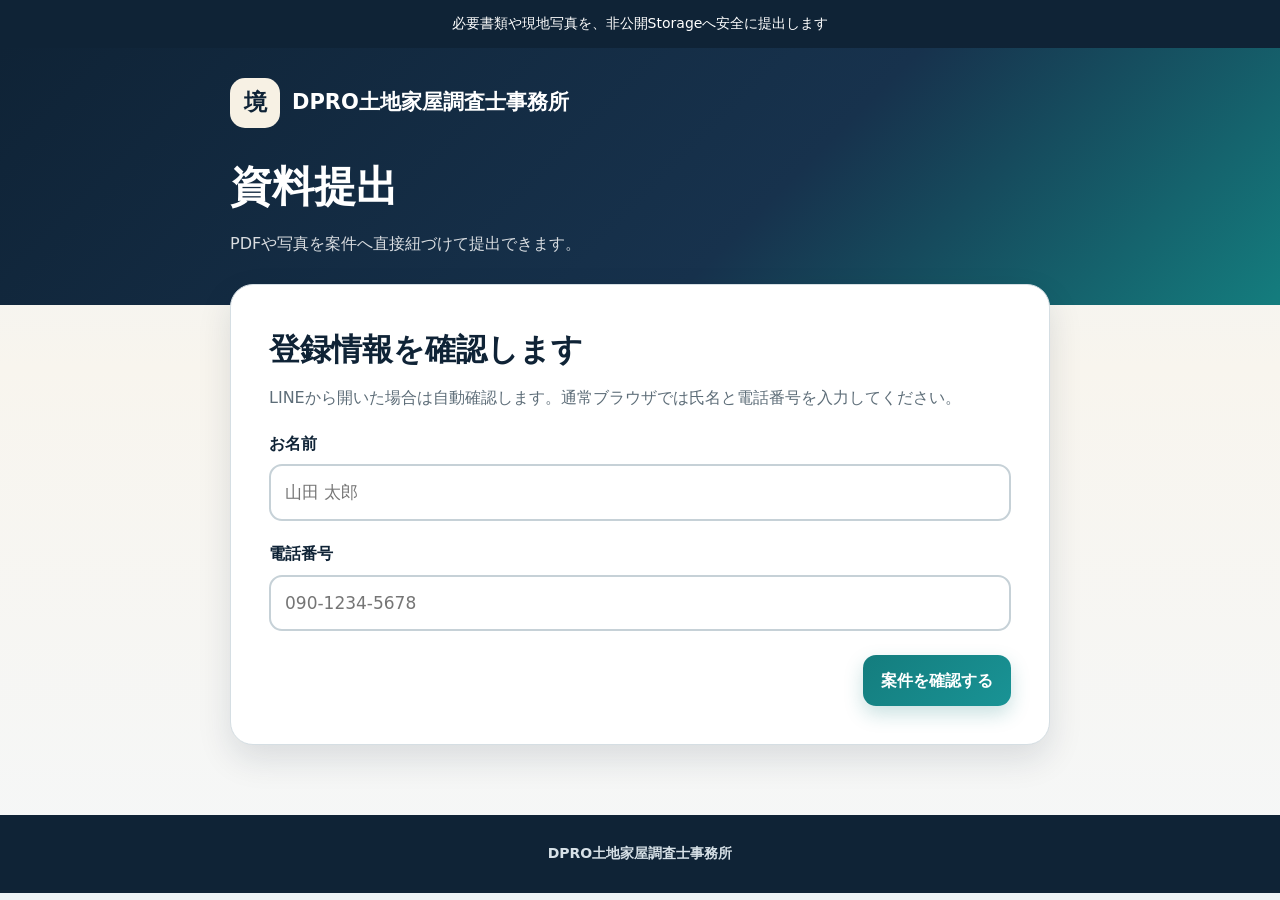
<file: upload.html>
<!doctype html>
<html lang="ja">
<head>
  <meta charset="utf-8">
  <meta name="viewport" content="width=device-width,initial-scale=1,viewport-fit=cover">
  <meta name="theme-color" content="#17324d">
  <title>DPRO 土地家屋調査士 LINE｜資料提出</title>
  <script src="config.js"></script>
  <script src="https://static.line-scdn.net/liff/edge/2/sdk.js"></script>
  <style>
    :root{--navy:#17324d;--dark:#0f2336;--teal:#147d7e;--teal2:#199395;--pale:#dff2f0;--sand:#f7f1e4;--line:#d5dee3;--text:#1d2b35;--muted:#5d6d78;--danger:#a3272e;--shadow:0 14px 34px rgba(15,35,54,.12);--font:system-ui,-apple-system,BlinkMacSystemFont,"Segoe UI","Noto Sans JP",sans-serif}
    *{box-sizing:border-box}body{margin:0;min-width:320px;color:var(--text);font-family:var(--font);font-size:18px;line-height:1.7;background:linear-gradient(180deg,#edf3f5,#f8f5ee 23rem,#f5f7f8);-webkit-font-smoothing:antialiased}
    button,input,select{font:inherit}[hidden]{display:none!important}.top{padding:max(12px,env(safe-area-inset-top)) 16px 12px;color:#fff;background:var(--dark);text-align:center;font-size:14px}
    header{color:#fff;background:linear-gradient(135deg,var(--dark),var(--navy) 60%,var(--teal))}.head{width:min(820px,calc(100% - 28px));margin:auto;padding:30px 0 48px}.brand{display:flex;align-items:center;gap:12px}.mark{display:grid;place-items:center;width:50px;height:50px;border-radius:15px;color:var(--dark);background:var(--sand);font-weight:900;font-size:23px}.brand strong{font-size:21px}.head h1{margin:23px 0 0;font-size:clamp(29px,5vw,42px)}.head p{margin:8px 0 0;color:rgba(255,255,255,.84);font-size:16px}
    main{width:min(820px,calc(100% - 22px));margin:-21px auto 70px}.card{padding:clamp(21px,5vw,38px);border:1px solid var(--line);border-radius:23px;background:#fff;box-shadow:var(--shadow)}h2{margin:0;color:var(--dark);font-size:clamp(24px,4vw,31px)}.lead{margin:8px 0 0;color:var(--muted);font-size:16px}
    .field{margin-top:19px}label{display:block;margin-bottom:7px;color:var(--dark);font-size:16px;font-weight:850}input,select{width:100%;min-height:54px;padding:12px 14px;border:2px solid #c6d1d7;border-radius:13px;background:#fff;color:var(--text);font-size:17px;outline:none}input:focus,select:focus{border-color:var(--teal);box-shadow:0 0 0 4px rgba(20,125,126,.14)}
    .btn{display:inline-flex;align-items:center;justify-content:center;min-height:51px;padding:11px 18px;border:0;border-radius:13px;font-size:16px;font-weight:850;cursor:pointer}.btn:disabled{opacity:.55}.primary{color:#fff;background:linear-gradient(135deg,var(--teal),var(--teal2));box-shadow:0 8px 19px rgba(20,125,126,.23)}.secondary{color:var(--navy);border:2px solid #b7c5cd;background:#fff}.actions{display:flex;justify-content:flex-end;gap:11px;margin-top:24px}
    .notice{margin-top:18px;padding:14px 16px;border-left:5px solid var(--teal);border-radius:8px 13px 13px 8px;color:var(--navy);background:var(--pale);font-size:15px}.error{margin:7px 0 0;color:var(--danger);font-size:14px;font-weight:800}.request{margin-top:19px;padding:16px;border:1px solid var(--line);border-radius:16px;background:#f4f7f8}.request b{display:block;color:var(--dark)}.request p{margin:3px 0 0;color:var(--muted);font-size:14px}
    .progress{height:12px;margin-top:17px;border-radius:999px;background:#dce5e9;overflow:hidden}.progress span{display:block;width:0;height:100%;background:linear-gradient(90deg,var(--teal),var(--teal2));transition:width .2s}.complete{text-align:center}.check{display:grid;place-items:center;width:80px;height:80px;margin:0 auto 20px;border-radius:50%;color:#fff;background:#17643b;box-shadow:0 0 0 12px #e6f5ec;font-size:38px;font-weight:900}
    footer{padding:27px 16px calc(27px + env(safe-area-inset-bottom));color:#d7e1e7;background:var(--dark);text-align:center;font-size:14px}.loading{position:fixed;inset:0;z-index:9998;display:grid;place-items:center;background:rgba(15,35,54,.7)}.load{padding:24px;border-radius:18px;background:#fff;text-align:center}.spin{width:43px;height:43px;margin:0 auto 12px;border:5px solid #d9e8e7;border-top-color:var(--teal);border-radius:50%;animation:s .85s linear infinite}@keyframes s{to{transform:rotate(360deg)}}.toast{position:fixed;z-index:9999;left:50%;bottom:20px;width:min(600px,calc(100% - 28px));transform:translate(-50%,30px);padding:14px 17px;border-radius:13px;color:#fff;background:var(--dark);opacity:0;transition:.25s;text-align:center;font-weight:800}.toast.show{transform:translate(-50%,0);opacity:1}.toast.bad{background:var(--danger)}.demo{position:fixed;right:12px;bottom:12px;padding:7px 10px;border-radius:999px;color:#fff;background:#9a6400;font-size:12px;font-weight:850}
    @media(max-width:650px){body{font-size:17px}.actions{flex-direction:column}.actions .btn{width:100%}}
  </style>
</head>
<body>
  <div class="top">必要書類や現地写真を、非公開Storageへ安全に提出します</div>
  <header><div class="head"><div class="brand"><div class="mark">境</div><strong id="officeName">DPRO土地家屋調査士事務所</strong></div><h1>資料提出</h1><p>PDFや写真を案件へ直接紐づけて提出できます。</p></div></header>
  <main>
    <section class="card" id="loginPanel">
      <h2>登録情報を確認します</h2><p class="lead">LINEから開いた場合は自動確認します。通常ブラウザでは氏名と電話番号を入力してください。</p>
      <div class="field"><label for="name">お名前</label><input id="name" autocomplete="name" placeholder="山田 太郎"></div>
      <div class="field"><label for="phone">電話番号</label><input id="phone" inputmode="tel" autocomplete="tel" placeholder="090-1234-5678"></div>
      <p class="error" id="loginError"></p><div class="actions"><button class="btn primary" id="loginButton" type="button">案件を確認する</button></div>
    </section>
    <section class="card" id="uploadPanel" hidden>
      <h2>提出する資料を選択</h2><p class="lead">案件と必要書類の項目を確認してからファイルを選択してください。</p>
      <div class="field"><label for="caseSelect">対象案件</label><select id="caseSelect"></select></div>
      <div class="field"><label for="requestSelect">必要書類の項目</label><select id="requestSelect"><option value="">案件を選択してください</option></select></div>
      <div class="request" id="requestDescription" hidden></div>
      <div class="field"><label for="file">提出ファイル</label><input id="file" type="file" accept=".pdf,.jpg,.jpeg,.png,.webp,application/pdf,image/jpeg,image/png,image/webp"><p class="lead">PDF・JPEG・PNG・WebP、1ファイル15MBまで。</p></div>
      <div class="notice">マイナンバー、不要な健康情報、暗証番号など、事務所から依頼されていない情報は提出しないでください。</div>
      <div class="progress" id="progress" hidden><span id="progressFill"></span></div><p class="error" id="uploadError"></p>
      <div class="actions"><button class="btn secondary" id="memberButton" type="button">マイページへ戻る</button><button class="btn primary" id="uploadButton" type="button">この資料を提出</button></div>
    </section>
    <section class="card complete" id="completePanel" hidden><div class="check">✓</div><h2>資料を提出しました</h2><p class="lead">事務所で内容を確認します。確認結果はマイページの必要書類欄へ反映されます。</p><div class="actions" style="justify-content:center"><button class="btn secondary" id="anotherButton" type="button">続けて提出</button><button class="btn primary" id="completeMemberButton" type="button">マイページへ戻る</button></div></section>
  </main>
  <footer><strong id="footerOffice">DPRO土地家屋調査士事務所</strong></footer>
  <div class="loading" id="loading" hidden><div class="load"><div class="spin"></div><strong id="loadingText">確認しています</strong></div></div>
  <div class="toast" id="toast"></div><div class="demo" id="demoBadge" hidden>デモ画面</div>
  <script>
    "use strict";
    const CONFIG=window.DPRO_CONFIG||{},$=id=>document.getElementById(id);
    const params=new URLSearchParams(location.search);
    const state={lineUserId:"",name:"",phone:"",summary:null,caseData:new Map(),demo:params.get("demo")==="1"};
    document.addEventListener("DOMContentLoaded",init);
    async function init(){
      bind();if(state.demo){$("demoBadge").hidden=false;state.lineUserId=CONFIG.demoLineUserId||"U_DEMO_CHOSASHI_001"}
      await Promise.allSettled([loadOffice(),initLiff()]);if(state.lineUserId)await login();
    }
    function bind(){
      $("loginButton").addEventListener("click",manualLogin);$("caseSelect").addEventListener("change",loadRequests);
      $("requestSelect").addEventListener("change",showRequest);$("uploadButton").addEventListener("click",upload);
      $("memberButton").addEventListener("click",goMember);$("completeMemberButton").addEventListener("click",goMember);
      $("anotherButton").addEventListener("click",()=>{$("completePanel").hidden=true;$("uploadPanel").hidden=false;$("file").value="";$("progress").hidden=true;$("progressFill").style.width="0"});
    }
    async function loadOffice(){try{const d=await api("/api/public/config");$("officeName").textContent=d.office.office_name;$("footerOffice").textContent=d.office.office_name}catch(e){console.warn(e)}}
    async function initLiff(){if(!CONFIG.liffId||!window.liff)return;try{await liff.init({liffId:CONFIG.liffId});if(!liff.isLoggedIn()){liff.login({redirectUri:location.href});return}state.lineUserId=liff.getDecodedIDToken()?.sub||""}catch(e){console.warn(e)}}
    async function manualLogin(){state.name=$("name").value.trim();state.phone=$("phone").value.trim();if(!state.name||!/^0\d{9,10}$/.test(normalizePhone(state.phone))){$("loginError").textContent="登録済みのお名前と電話番号を入力してください。";return}$("loginError").textContent="";await login()}
    async function login(){showLoading("案件を確認しています");try{state.summary=await api("/api/member/summary",{query:authQuery()});renderCases();$("loginPanel").hidden=true;$("uploadPanel").hidden=false}catch(e){$("loginError").textContent=e.message||"登録情報を確認できませんでした。";toast($("loginError").textContent,true)}finally{hideLoading()}}
    function renderCases(){
      const s=$("caseSelect");s.replaceChildren();(state.summary.cases||[]).forEach(c=>{const o=document.createElement("option");o.value=c.id;o.textContent=`${c.case_no}｜${c.title}`;s.appendChild(o)});
      const requested=params.get("case_id");if(requested&&Array.from(s.options).some(o=>o.value===requested))s.value=requested;loadRequests();
    }
    function loadRequests(){
      const caseId=$("caseSelect").value,items=(state.summary.document_requests||[]).filter(x=>x.case_id===caseId&&["requested","rejected","uploaded","reviewing"].includes(x.status));
      const s=$("requestSelect");s.replaceChildren();if(!items.length){const o=document.createElement("option");o.value="";o.textContent="現在、提出対象の書類はありません";s.appendChild(o);$("uploadButton").disabled=true}else{items.forEach(r=>{const o=document.createElement("option");o.value=r.id;o.textContent=`${r.required?"【必須】":""}${r.title}`;o.dataset.description=r.description||"";s.appendChild(o)});$("uploadButton").disabled=false}
      const requested=params.get("request_id");if(requested&&Array.from(s.options).some(o=>o.value===requested))s.value=requested;showRequest();
    }
    function showRequest(){const o=$("requestSelect").selectedOptions[0];if(!o||!o.value){$("requestDescription").hidden=true;return}$("requestDescription").hidden=false;$("requestDescription").innerHTML=`<b>${esc(o.textContent)}</b><p>${esc(o.dataset.description||"事務所から依頼された資料を提出してください。")}</p>`}
    async function upload(){
      const file=$("file").files[0],caseId=$("caseSelect").value,requestId=$("requestSelect").value;$("uploadError").textContent="";
      if(!caseId||!requestId){$("uploadError").textContent="対象案件と必要書類を選択してください。";return}if(!file){$("uploadError").textContent="提出するファイルを選択してください。";return}
      try{
        validateFile(file);$("uploadButton").disabled=true;$("progress").hidden=false;$("progressFill").style.width="8%";
        const p=await api("/api/member/document-upload-prepare",{method:"POST",body:{...authBody(),case_id:caseId,request_id:requestId,filename:file.name,mime_type:file.type,file_size:file.size}});
        $("progressFill").style.width="28%";await uploadSigned(p.upload.signed_url,file,x=>$("progressFill").style.width=`${28+Math.round(x*.57)}%`);
        $("progressFill").style.width="88%";await api("/api/member/document-upload-complete",{method:"POST",body:{...authBody(),case_id:caseId,request_id:requestId,storage_path:p.upload.path,filename:file.name,mime_type:file.type,file_size:file.size}});
        $("progressFill").style.width="100%";$("uploadPanel").hidden=true;$("completePanel").hidden=false;toast("資料を提出しました。");
      }catch(e){$("uploadError").textContent=e.message||"資料を提出できませんでした。";toast($("uploadError").textContent,true)}finally{$("uploadButton").disabled=false}
    }
    function uploadSigned(url,file,onProgress){return new Promise((resolve,reject)=>{const x=new XMLHttpRequest();x.open("PUT",url,true);x.setRequestHeader("x-upsert","false");x.upload.onprogress=e=>{if(e.lengthComputable)onProgress(e.loaded/e.total*100)};x.onload=()=>x.status>=200&&x.status<300?resolve():reject(new Error("ファイルを保存できませんでした。"));x.onerror=()=>reject(new Error("通信中にエラーが発生しました。"));const f=new FormData();f.append("cacheControl","3600");f.append("",file);x.send(f)})}
    function validateFile(f){if(!(CONFIG.allowedUploadTypes||[]).includes(f.type))throw new Error("PDF、JPEG、PNG、WebP形式を選択してください。");if(f.size<=0||f.size>Number(CONFIG.maxUploadBytes||15728640))throw new Error("ファイルは15MB以内にしてください。")}
    function goMember(){location.href=`member.html${state.demo?"?demo=1":""}#documents`}
    function authQuery(){return state.lineUserId?{line_user_id:state.lineUserId}:{name:state.name,phone:state.phone}}function authBody(){return state.lineUserId?{line_user_id:state.lineUserId}:{name:state.name,phone:state.phone}}
    async function api(path,opt={}){const u=new URL(`${CONFIG.apiBase}${path}`);Object.entries(opt.query||{}).forEach(([k,v])=>{if(v)u.searchParams.set(k,v)});u.searchParams.set("office_code",CONFIG.officeCode);const r=await fetch(u,{method:opt.method||"GET",headers:{"Content-Type":"application/json"},body:opt.body?JSON.stringify({office_code:CONFIG.officeCode,...opt.body}):undefined});const d=await r.json().catch(()=>null);if(!r.ok||!d?.ok)throw new Error(d?.error||"処理に失敗しました。");return d}
    function normalizePhone(v){let p=String(v||"").normalize("NFKC").replace(/[^0-9+]/g,"");if(p.startsWith("+81"))p=`0${p.slice(3)}`;else if(p.startsWith("0081"))p=`0${p.slice(4)}`;return p.replace(/\D/g,"")}function esc(v){return String(v??"").replaceAll("&","&amp;").replaceAll("<","&lt;").replaceAll(">","&gt;").replaceAll('"',"&quot;").replaceAll("'","&#039;")}
    function showLoading(t){$("loadingText").textContent=t;$("loading").hidden=false}function hideLoading(){$("loading").hidden=true}let timer;function toast(m,b=false){clearTimeout(timer);const x=$("toast");x.textContent=m;x.classList.toggle("bad",b);x.classList.add("show");timer=setTimeout(()=>x.classList.remove("show"),3500)}
  </script>
</body>
</html>
</file>
<file: field.css>
/* CHOSASHI-7-R1 IPAD LAYOUT OPTIMIZE 20260717 */
:root{
  --navy-950:#0f2336;--navy-900:#17324d;--navy-800:#244660;
  --teal-750:#0f6f70;--teal-700:#147d7e;--teal-600:#199395;--teal-100:#dff2f0;
  --sand-100:#f7f1e4;--paper:#fff;--surface:#f2f6f7;--line:#d3dee3;
  --line-dark:#b7c7ce;--text:#1d2b35;--muted:#5b6b76;
  --success:#17643b;--success-bg:#e6f5ec;--warning:#8a5800;--warning-bg:#fff4d7;
  --danger:#a3272e;--danger-bg:#fdebed;--info:#185a89;--info-bg:#e7f2fa;
  --shadow:0 13px 34px rgba(15,35,54,.12);
  --font:system-ui,-apple-system,BlinkMacSystemFont,"Segoe UI","Noto Sans JP","Yu Gothic UI","Hiragino Kaku Gothic ProN",sans-serif;
}
*{box-sizing:border-box}
html{scroll-behavior:smooth}
body{
  margin:0;min-width:320px;color:var(--text);font-family:var(--font);font-size:18px;line-height:1.65;
  background:
    radial-gradient(circle at 100% 0,rgba(20,125,126,.14),transparent 28rem),
    linear-gradient(180deg,#edf3f5 0,#f8f5ee 27rem,#f3f6f7 100%);
  -webkit-font-smoothing:antialiased;
}
button,input,select,textarea{font:inherit}
button{cursor:pointer}
[hidden]{display:none!important}
a{color:inherit}
.top-note{
  padding:max(10px,env(safe-area-inset-top)) 15px 10px;color:#fff;background:var(--navy-950);
  text-align:center;font-size:14px;font-weight:700
}
.hero{color:#fff;background:linear-gradient(135deg,var(--navy-950),var(--navy-900) 58%,var(--teal-700))}
.hero-inner{width:min(1260px,calc(100% - 24px));margin:auto;padding:22px 0 30px}
.brand{display:flex;align-items:center;gap:12px}
.brand-mark{display:grid;place-items:center;width:51px;height:51px;flex:0 0 51px;border-radius:15px;color:var(--navy-950);background:var(--sand-100);font-size:23px;font-weight:900}
.brand strong{display:block;font-size:21px}.brand small{display:block;color:rgba(255,255,255,.72);font-size:13px}
.hero-row{display:flex;align-items:flex-end;justify-content:space-between;gap:20px;margin-top:22px}
.hero h1{margin:0;font-size:clamp(29px,5vw,43px);line-height:1.3}
.hero p{margin:7px 0 0;color:rgba(255,255,255,.84);font-size:16px}
.mode-chip{padding:10px 14px;border:1px solid rgba(255,255,255,.25);border-radius:14px;background:rgba(255,255,255,.08);font-size:14px;font-weight:850}
.main{width:min(1260px,calc(100% - 20px));margin:-17px auto 75px;position:relative;z-index:2}
.control-bar{
  display:grid;grid-template-columns:minmax(170px,.7fr) minmax(220px,1fr) auto auto;gap:11px;align-items:end;
  padding:16px;border:1px solid var(--line);border-radius:19px;background:rgba(255,255,255,.97);box-shadow:var(--shadow)
}
.field label{display:block;margin-bottom:6px;color:var(--navy-950);font-size:14px;font-weight:850}
input,select,textarea{
  width:100%;min-height:51px;padding:10px 13px;border:2px solid #c4d0d6;border-radius:12px;color:var(--text);background:#fff;
  font-size:17px;outline:none
}
textarea{min-height:115px;resize:vertical}
input:focus,select:focus,textarea:focus{border-color:var(--teal-700);box-shadow:0 0 0 4px rgba(20,125,126,.13)}
.btn{
  display:inline-flex;align-items:center;justify-content:center;gap:8px;min-height:51px;padding:11px 17px;border:0;border-radius:13px;
  font-size:16px;font-weight:850;text-decoration:none;transition:.15s
}
.btn:hover{transform:translateY(-1px)}
.btn:disabled{opacity:.55;cursor:not-allowed;transform:none}
.btn-primary{color:#fff;background:linear-gradient(135deg,var(--teal-700),var(--teal-600));box-shadow:0 8px 18px rgba(20,125,126,.23)}
.btn-navy{color:#fff;background:var(--navy-900)}
.btn-secondary{color:var(--navy-900);border:2px solid var(--line-dark);background:#fff}
.btn-danger{color:var(--danger);border:2px solid #e4b6bb;background:#fff}
.btn-success{color:#fff;background:var(--success)}
.btn-warning{color:#654100;background:var(--warning-bg);border:2px solid #eccb82}
.btn-small{min-height:42px;padding:8px 12px;font-size:14px}
.metric-grid{display:grid;grid-template-columns:repeat(4,minmax(0,1fr));gap:12px;margin-top:16px}
.metric{padding:16px;border:1px solid var(--line);border-radius:17px;background:#fff;box-shadow:0 7px 18px rgba(15,35,54,.06)}
.metric b{display:block;color:var(--navy-950);font-size:29px;line-height:1.2}
.metric span{display:block;margin-top:6px;color:var(--muted);font-size:13px;font-weight:700}
.content-grid{display:grid;grid-template-columns:minmax(0,1.35fr) minmax(340px,.65fr);gap:16px;margin-top:16px;align-items:start}
.panel{padding:20px;border:1px solid var(--line);border-radius:20px;background:#fff;box-shadow:var(--shadow)}
.panel+.panel{margin-top:16px}
.panel-head{display:flex;justify-content:space-between;align-items:flex-start;gap:14px;margin-bottom:14px}
.panel-head h2,.panel-head h3{margin:0;color:var(--navy-950);line-height:1.4}
.panel-head h2{font-size:25px}.panel-head h3{font-size:20px}
.panel-head p{margin:4px 0 0;color:var(--muted);font-size:14px}
.card-list{display:grid;gap:12px}
.appointment-card{
  padding:17px;border:2px solid var(--line);border-radius:17px;background:#fff;cursor:pointer;transition:.16s
}
.appointment-card:hover{border-color:#8ec3bf;box-shadow:0 6px 17px rgba(15,35,54,.07)}
.appointment-card.current{border-color:var(--teal-700);background:#f1faf9}
.card-top{display:flex;justify-content:space-between;align-items:flex-start;gap:13px}
.time{color:var(--navy-950);font-size:23px;font-weight:900;line-height:1.2}
.type{margin-top:4px;color:var(--teal-700);font-size:13px;font-weight:900;letter-spacing:.04em}
.title{margin-top:3px;color:var(--navy-950);font-size:19px;font-weight:900}
.meta{margin-top:5px;color:var(--muted);font-size:14px}
.status{display:inline-flex;padding:6px 10px;border-radius:999px;font-size:12px;font-weight:900;white-space:nowrap}
.status.teal{color:#0b5d5e;background:var(--teal-100)}
.status.green{color:var(--success);background:var(--success-bg)}
.status.yellow{color:var(--warning);background:var(--warning-bg)}
.status.red{color:var(--danger);background:var(--danger-bg)}
.status.blue{color:var(--info);background:var(--info-bg)}
.status.gray{color:#53636d;background:#e8edef}
.card-actions{display:flex;flex-wrap:wrap;gap:8px;margin-top:14px}
.task-card,.compact-card{padding:14px;border:1px solid var(--line);border-radius:14px;background:#fff}
.task-card+.task-card,.compact-card+.compact-card{margin-top:9px}
.task-title{color:var(--navy-950);font-weight:850}.task-sub{margin-top:3px;color:var(--muted);font-size:13px}
.empty{padding:24px;border:1px dashed #a8bac3;border-radius:15px;color:var(--muted);background:var(--surface);text-align:center;font-size:14px}
.notice{margin-top:14px;padding:13px 15px;border-left:5px solid var(--teal-700);border-radius:8px 13px 13px 8px;color:var(--navy-900);background:var(--teal-100);font-size:14px}
.notice.warning{border-left-color:#b87600;color:#694500;background:var(--warning-bg)}
.drawer-backdrop{position:fixed;inset:0;z-index:80;background:rgba(15,35,54,.52);backdrop-filter:blur(3px)}
.drawer{position:fixed;z-index:81;right:0;top:0;width:min(790px,100vw);height:100vh;overflow:auto;padding:18px;background:#f1f5f6;box-shadow:-18px 0 50px rgba(0,0,0,.22)}
.drawer-head{
  position:sticky;top:-18px;z-index:5;display:flex;justify-content:space-between;align-items:flex-start;gap:13px;
  margin:-18px -18px 15px;padding:16px 18px;border-bottom:1px solid var(--line);background:rgba(255,255,255,.97);backdrop-filter:blur(9px)
}
.drawer-head h2{margin:0;color:var(--navy-950);font-size:24px}.drawer-head p{margin:3px 0 0;color:var(--muted);font-size:13px}
.summary-grid{display:grid;grid-template-columns:repeat(2,minmax(0,1fr));gap:10px}
.summary-box{padding:13px;border:1px solid var(--line);border-radius:14px;background:var(--surface)}
.summary-box span{display:block;color:var(--muted);font-size:12px;font-weight:750}.summary-box strong{display:block;margin-top:3px;color:var(--navy-950);font-size:15px;overflow-wrap:anywhere}
.action-grid{display:grid;grid-template-columns:repeat(4,minmax(0,1fr));gap:9px;margin-top:14px}
.action-grid .btn{min-height:63px;font-size:16px}
.section{margin-top:16px;padding:16px;border:1px solid var(--line);border-radius:17px;background:#fff}
.section h3{margin:0;color:var(--navy-950);font-size:20px}.section-lead{margin:4px 0 0;color:var(--muted);font-size:13px}
.neighbor-grid,.photo-grid{display:grid;grid-template-columns:repeat(2,minmax(0,1fr));gap:10px;margin-top:12px}
.neighbor,.photo{padding:13px;border:1px solid var(--line);border-radius:14px;background:var(--surface)}
.neighbor strong,.photo strong{display:block;color:var(--navy-950)}
.neighbor span,.photo span{display:block;margin-top:3px;color:var(--muted);font-size:12px}
.photo{cursor:pointer}.photo:hover{border-color:#8ec3bf}
.modal-backdrop{position:fixed;inset:0;z-index:120;display:grid;place-items:center;padding:18px;background:rgba(15,35,54,.58)}
.modal{width:min(820px,100%);max-height:94vh;overflow:auto;padding:22px;border-radius:22px;background:#fff;box-shadow:0 22px 65px rgba(0,0,0,.28)}
.modal-head{display:flex;justify-content:space-between;align-items:flex-start;gap:13px;margin-bottom:15px}
.modal-head h2{margin:0;color:var(--navy-950);font-size:25px}.modal-head p{margin:3px 0 0;color:var(--muted);font-size:13px}
.form-grid{display:grid;grid-template-columns:repeat(2,minmax(0,1fr));gap:13px}.field.full{grid-column:1/-1}
.check-row{display:flex;align-items:flex-start;gap:11px;padding:13px;border:1px solid var(--line);border-radius:14px;background:var(--surface)}
.check-row input{width:24px;height:24px;min-height:24px;flex:0 0 24px;margin:3px 0 0;accent-color:var(--teal-700)}
.help{margin:5px 0 0;color:var(--muted);font-size:12px}.error{min-height:1.4em;margin:6px 0 0;color:var(--danger);font-size:13px;font-weight:800}
.file-box{margin-top:14px;padding:15px;border:2px dashed #9eb7c0;border-radius:16px;background:var(--surface)}
.file-row{display:grid;grid-template-columns:1fr 180px;gap:10px}.file-list{margin-top:10px}
.file-item{display:flex;justify-content:space-between;gap:10px;padding:9px 11px;border:1px solid var(--line);border-radius:11px;background:#fff;font-size:13px}
.progress{height:11px;margin-top:13px;border-radius:999px;background:#dbe5e9;overflow:hidden}.progress span{display:block;width:0;height:100%;background:linear-gradient(90deg,var(--teal-700),var(--teal-600));transition:width .2s}
.modal-actions{display:flex;justify-content:flex-end;gap:9px;margin-top:17px}
.login-screen{position:fixed;inset:0;z-index:200;display:grid;place-items:center;padding:20px;background:linear-gradient(135deg,var(--navy-950),var(--navy-900) 58%,var(--teal-700))}
.login-card{width:min(530px,100%);padding:29px;border-radius:23px;background:#fff;box-shadow:0 22px 65px rgba(0,0,0,.28)}
.login-brand{display:flex;align-items:center;gap:12px;margin-bottom:19px}.login-brand strong{color:var(--navy-950);font-size:20px}
.login-card h2{margin:0;color:var(--navy-950);font-size:28px}.login-card p{margin:7px 0 0;color:var(--muted);font-size:14px}
.code-row{display:grid;grid-template-columns:1fr auto;gap:8px;margin-top:18px}
.loading{position:fixed;inset:0;z-index:300;display:grid;place-items:center;background:rgba(15,35,54,.68);backdrop-filter:blur(4px)}
.loading-card{width:min(350px,calc(100% - 30px));padding:25px;border-radius:20px;background:#fff;text-align:center}
.spinner{width:44px;height:44px;margin:0 auto 12px;border:5px solid #d8e8e7;border-top-color:var(--teal-700);border-radius:50%;animation:spin .85s linear infinite}
@keyframes spin{to{transform:rotate(360deg)}}
.toast{position:fixed;z-index:400;left:50%;bottom:max(18px,env(safe-area-inset-bottom));width:min(620px,calc(100% - 28px));transform:translate(-50%,30px);padding:14px 17px;border-radius:13px;color:#fff;background:var(--navy-950);box-shadow:0 15px 40px rgba(0,0,0,.28);opacity:0;pointer-events:none;transition:.25s;text-align:center;font-size:15px;font-weight:800}
.toast.show{transform:translate(-50%,0);opacity:1}.toast.error{background:var(--danger)}
.demo-badge{position:fixed;right:11px;bottom:max(11px,env(safe-area-inset-bottom));z-index:40;padding:7px 10px;border-radius:999px;color:#fff;background:#9a6400;font-size:12px;font-weight:850}
.footer{padding:27px 16px calc(27px + env(safe-area-inset-bottom));color:#d7e1e7;background:var(--navy-950);text-align:center;font-size:13px}
body[data-mode="ipad"] .main{width:min(1450px,calc(100% - 26px))}
body[data-mode="ipad"] .appointment-card{min-height:178px}
body[data-mode="ipad"] .card-list.appointments{grid-template-columns:repeat(2,minmax(0,1fr))}
body[data-mode="ipad"] .card-list.appointments.single{grid-template-columns:1fr}
body[data-mode="ipad"] .content-grid{grid-template-columns:minmax(0,1.5fr) minmax(360px,.5fr)}
@media(max-width:900px){
  body{font-size:17px}.hero-row{align-items:flex-start;flex-direction:column}
  .control-bar{grid-template-columns:1fr 1fr}.metric-grid{grid-template-columns:1fr 1fr}
  .content-grid{grid-template-columns:1fr}body[data-mode="ipad"] .card-list.appointments{grid-template-columns:1fr}
  .action-grid{grid-template-columns:1fr 1fr}.neighbor-grid,.photo-grid{grid-template-columns:1fr}
}
@media(max-width:620px){
  .main{width:min(100% - 14px,1260px)}.control-bar{grid-template-columns:1fr}.metric-grid{grid-template-columns:1fr 1fr}
  .panel{padding:15px}.card-top,.panel-head,.drawer-head,.modal-head{flex-direction:column}
  .drawer{padding:12px}.drawer-head{top:-12px;margin:-12px -12px 13px;padding:14px}
  .summary-grid,.form-grid{grid-template-columns:1fr}.field.full{grid-column:auto}.action-grid{grid-template-columns:1fr 1fr}
  .file-row{grid-template-columns:1fr}.modal-actions{flex-direction:column-reverse}.modal-actions .btn{width:100%}
  .code-row{grid-template-columns:1fr}
}
@media(max-width:420px){.metric-grid{grid-template-columns:1fr}.action-grid{grid-template-columns:1fr}.time{font-size:21px}}
@media(prefers-reduced-motion:reduce){*{scroll-behavior:auto!important;animation:none!important;transition:none!important}}
/* CHOSASHI-7-R2 CACHE-BUST + IPAD SINGLE CARD FIX 20260717 */
.content-grid > *{align-self:start}
body[data-mode="ipad"] #appointmentList > .appointment-card:only-child{
  grid-column:1 / -1;
  width:100%;
}
body[data-mode="ipad"] #appointmentList:has(> .appointment-card:only-child){
  grid-template-columns:1fr;
}
</file>
